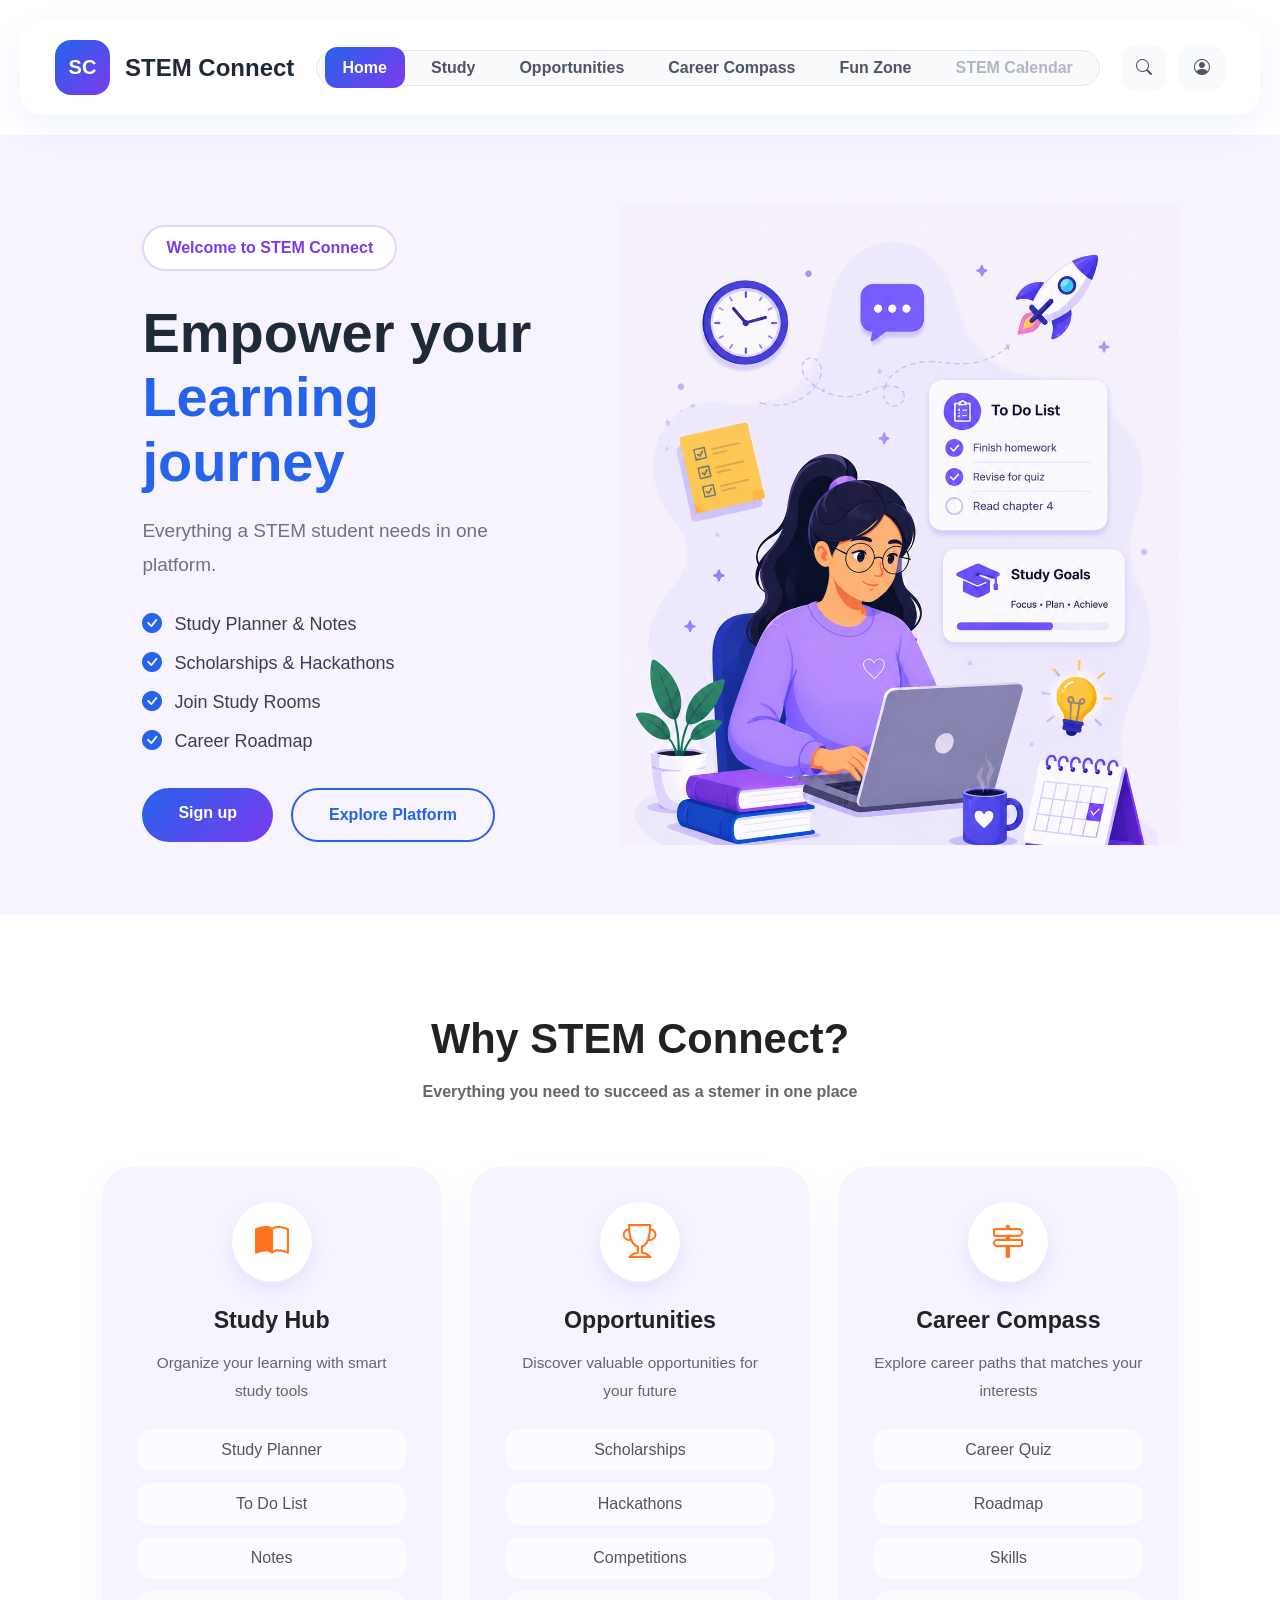
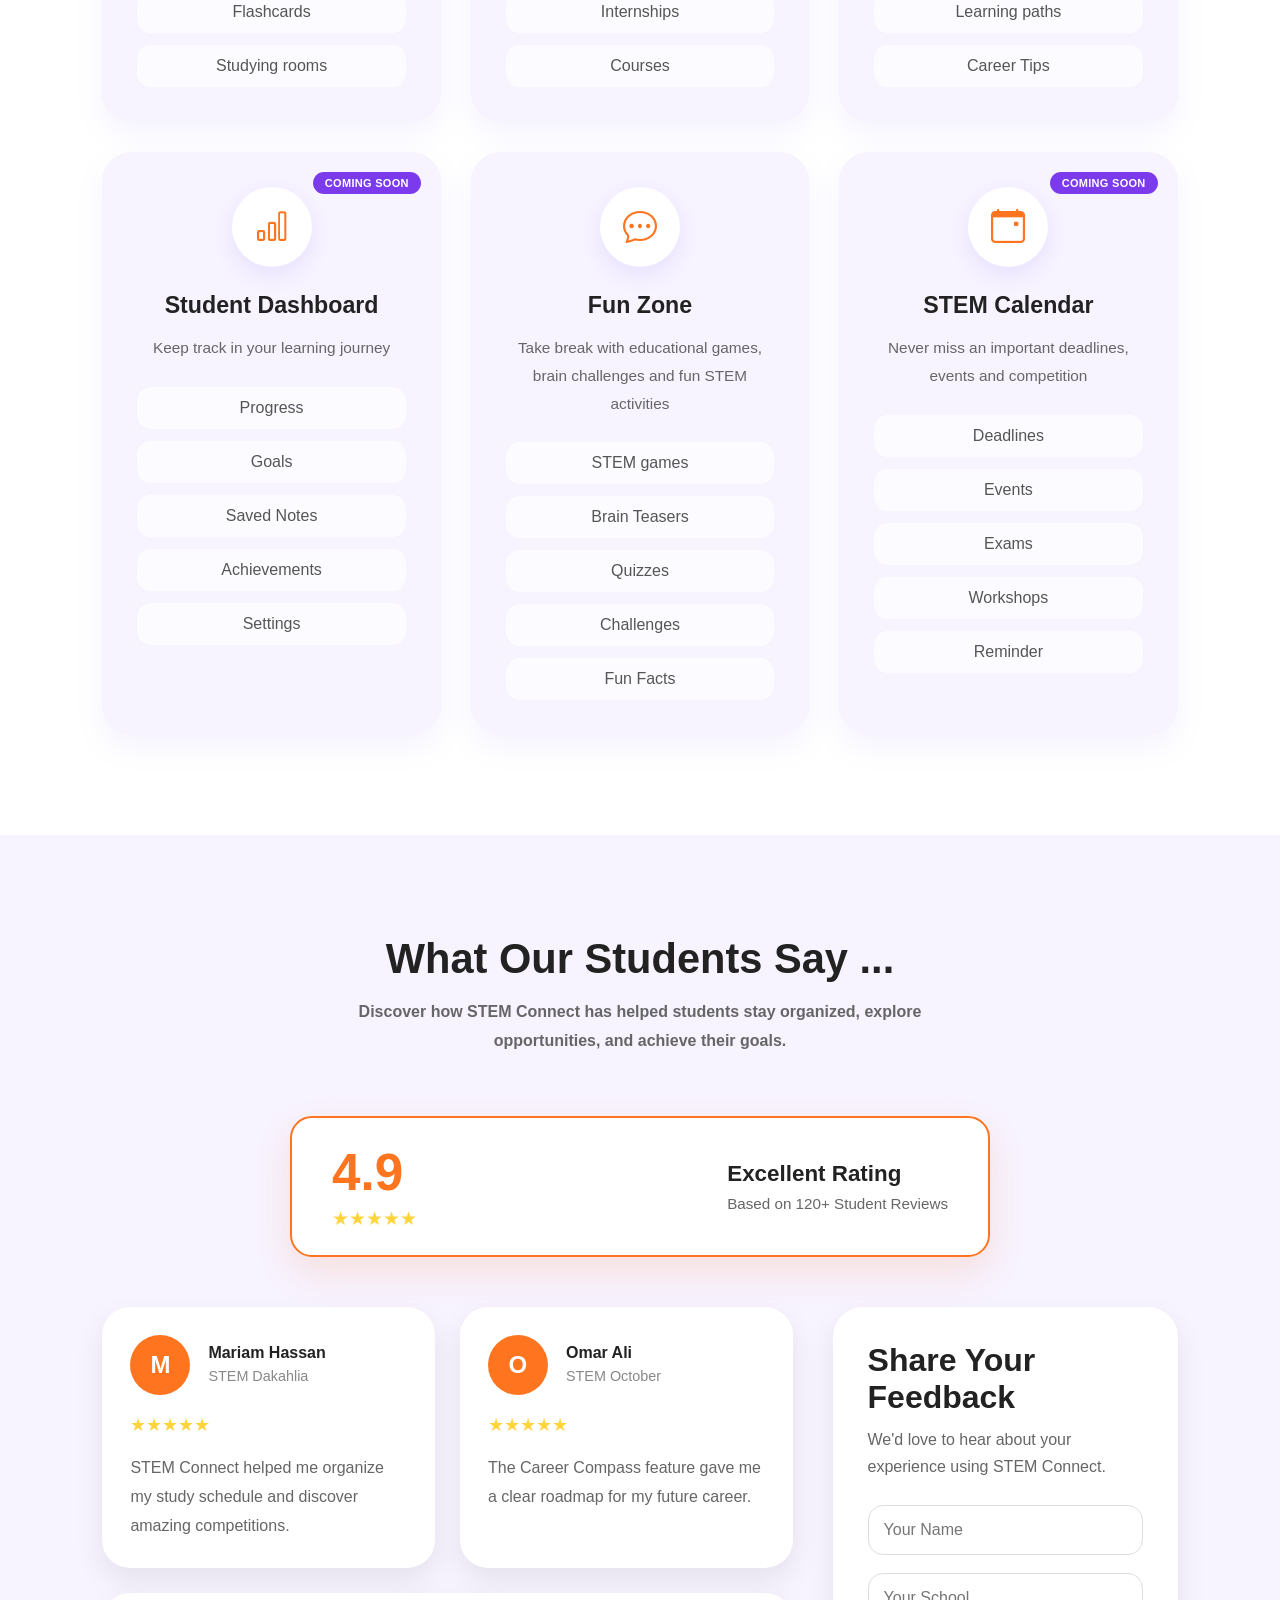
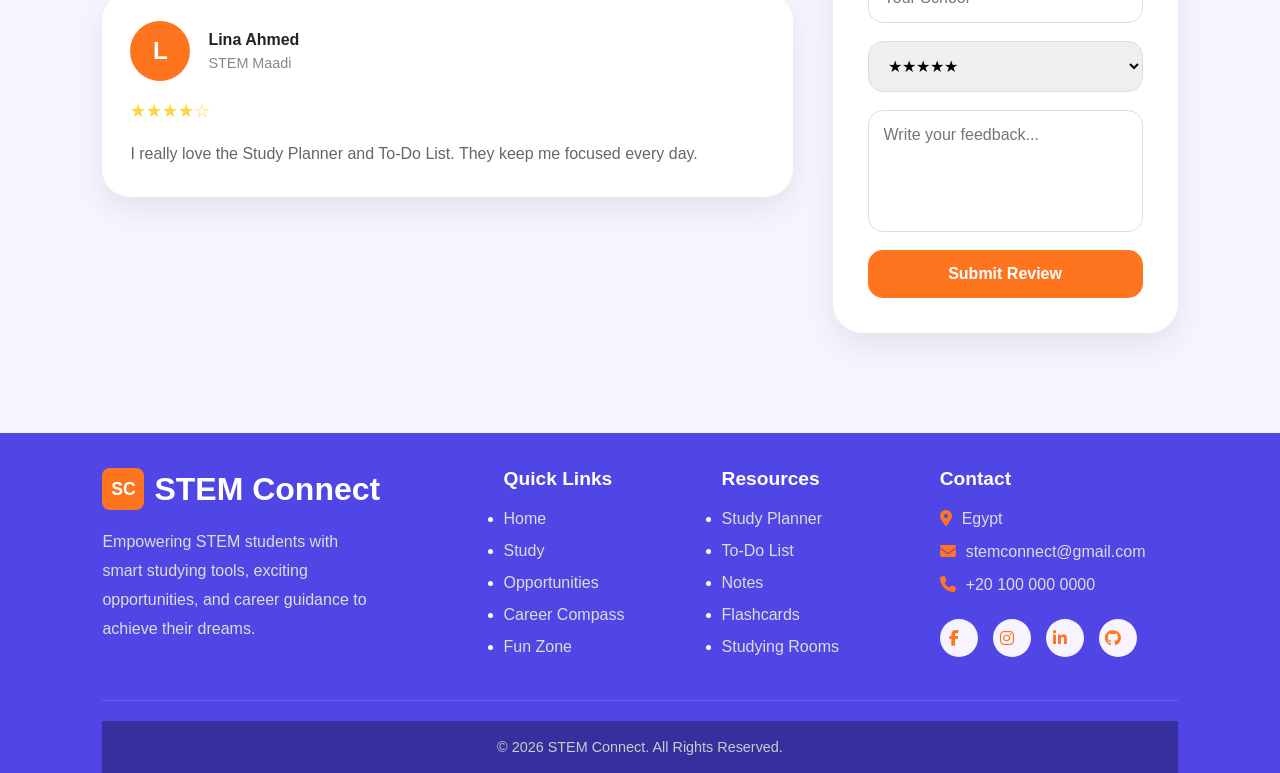
<file: index.html>
<!DOCTYPE html>
<html lang="en">
<head>
    <meta charset="UTF-8">
    <meta name="viewport" content="width=device-width, initial-scale=1.0">
    <link rel="stylesheet" href="https://cdn.jsdelivr.net/npm/bootstrap-icons@1.13.1/font/bootstrap-icons.min.css">
    <link rel="stylesheet" href="https://cdnjs.cloudflare.com/ajax/libs/font-awesome/6.5.1/css/all.min.css">
    <link rel="stylesheet" href="index.css">
    <title>STEM Connect | Home</title>
</head>
<body>

<!---- navbar ---->
<nav class="navbar-custom">
    <div class="container">
        <div class="navbar-content">

            <a href="#" class="logo">
                <div class="logo-icon">
                    SC
                </div>
                <div class="logo-text">
                    <h2>STEM Connect</h2>
                </div>
            </a>

            <ul class="nav-links" id="navLinks">
                <li><a href="index.html" class="active">Home</a></li>
                <li><a href="study-hub.html">Study</a></li>
                <li><a href="opportunities.html">Opportunities</a></li>
                <li><a href="career.html">Career Compass</a></li>
                <li><a href="fun-zone.html">Fun Zone</a></li>
                <li><a href="#" class="nav-disabled">STEM Calendar</a></li>
            </ul>

            <div class="nav-icons">
                <button class="nav-hamburger" id="navHamburger" aria-label="Open navigation" aria-expanded="false">
                    <i class="bi bi-list"></i>
                </button>

                <a href="#">
                    <i class="bi bi-search"></i>
                </a>
                <div id="authArea">
                    <a href="login.html" id="guestAuthLink">
                        <i class="bi bi-person-circle"></i>
                    </a>
                </div>
            </div>
        </div>
    </div>
</nav>

<!------ Hero Section ------>
<section class="hero">
    <div class="container">
        <div class="row align-items-start">
            <div class="col-lg-6 hero-content">
                <span class="hero-badge">Welcome to STEM Connect</span>
                <h1>Empower your <br>
                    <span>Learning journey</span>
                </h1>
                <p class="hero-text">Everything a STEM student needs in one platform.</p>
                <div class="hero-list">
                    <div>
                        <i class="bi bi-check-circle-fill"></i>
                        Study Planner & Notes
                    </div>
                    <div>
                        <i class="bi bi-check-circle-fill"></i>
                        Scholarships & Hackathons
                    </div>
                    <div>
                        <i class="bi bi-check-circle-fill"></i>
                        Join Study Rooms
                    </div>
                    <div>
                        <i class="bi bi-check-circle-fill"></i>
                        Career Roadmap
                    </div>
                </div>
                <div class="hero-buttons">
                    <a href="login.html" class="login-btn">Sign up</a>
                    <a href="#features" class="explore-btn">Explore Platform</a>
                </div>
            </div>
            <div class="col-lg-6 hero-image-box">
                <img src="illustration.png" class="img-fluid hero-image" alt="Student">
            </div>
        </div>
    </div>
</section>

<!-- ---- Why STEM Connect ---- -->
<section  class="features-section" id="features">
    <div class="container">
        <div class="section-title">
            <h2>Why STEM Connect?</h2>
            <p>Everything you need to succeed as a stemer in one place</p>
        </div>
        <div class="features-grid">
            <div class="feature-card">
                <div class="feature-icon">
                    <i class="bi bi-book-half"></i>
                </div>
                <h3>Study Hub</h3>
                <p>Organize your learning with smart study tools</p>
                <div class="feature-tags">
                    <span>Study Planner</span>
                    <span>To Do List</span>
                    <span>Notes</span>
                    <span>Flashcards</span>
                    <span>Studying rooms</span>
                </div>
            </div>
            <div class="feature-card">
                <div class="feature-icon">
                    <i class="bi bi-trophy"></i>
                </div>
                <h3>Opportunities</h3>
                <p>Discover valuable opportunities for your future</p>
                <div class="feature-tags">  
                    <span>Scholarships</span>
                    <span>Hackathons</span>
                    <span>Competitions</span>
                    <span>Internships</span>
                    <span>Courses</span>
                </div>
            </div>
            <div class="feature-card">
                <div class="feature-icon">
                    <i class="bi bi-signpost-2"></i>
                </div>
                <h3>Career Compass</h3>
                <p>Explore career paths that matches your interests</p>
                <div class="feature-tags">
                    <span>Career Quiz</span>
                    <span>Roadmap</span>
                    <span>Skills</span>
                    <span>Learning paths</span>
                    <span>Career Tips</span>
                </div>
            </div>
            <div class="feature-card">
                <span class="card-soon-tag">Coming Soon</span>
                <div class="feature-icon">
                    <i class="bi bi-bar-chart"></i>
                </div>
                <h3>Student Dashboard</h3>
                <p>Keep track in your learning journey</p>
                <div class="feature-tags">
                    <span>Progress</span>
                    <span>Goals</span>
                    <span>Saved Notes</span>
                    <span>Achievements</span>
                    <span>Settings</span>
                </div>
            </div>
            <div class="feature-card">
                <div class="feature-icon">
                    <i class="bi bi-chat-dots"></i>
                </div>
                <h3>Fun Zone</h3>
                <p>Take break with educational games, brain challenges and fun STEM activities</p>
                <div class="feature-tags">
                    <span>STEM games</span>
                    <span>Brain Teasers</span>
                    <span>Quizzes</span>
                    <span>Challenges</span>
                    <span>Fun Facts</span>
                </div>
            </div>
            <div class="feature-card">
                <span class="card-soon-tag">Coming Soon</span>
                <div class="feature-icon">
                    <i class="bi bi-calendar-event"></i>
                </div>
                <h3>STEM Calendar</h3>
                <p>Never miss an important deadlines, events and competition</p>
                <div class="feature-tags">
                    <span>Deadlines</span>
                    <span>Events</span>
                    <span>Exams</span>
                    <span>Workshops</span>
                    <span>Reminder</span>
                </div>
            </div>
        </div>
    </div>
</section>

<!-- ---- Reviews ---- -->
<section class="reviews-section">
    <div class="section-title">
        <h2>What Our Students Say ...</h2>
        <p>
            Discover how STEM Connect has helped students stay organized,
            explore opportunities, and achieve their goals.
        </p>
    </div>
    <div class="rating-summary">
        <div class="rating-score">
            <h1>4.9</h1>
            <span>★★★★★</span>
        </div>
        <div class="rating-text">
            <h3>Excellent Rating</h3>
            <p>Based on 120+ Student Reviews</p>
        </div>
    </div>
    <div class="reviews-content">
        <div class="reviews-cards">
            <div class="review-card">
                <div class="review-header">
                    <div class="avatar">M</div>
                    <div>
                        <h4>Mariam Hassan</h4>
                        <span>STEM Dakahlia</span>
                    </div>
                </div>
                <div class="stars">
                    ★★★★★
                </div>
                <p>
                    STEM Connect helped me organize my study schedule
                    and discover amazing competitions.
                </p>
            </div>

            <div class="review-card">
                <div class="review-header">
                    <div class="avatar">O</div>
                    <div>
                        <h4>Omar Ali</h4>
                        <span>STEM October</span>
                    </div>
                </div>
                <div class="stars">
                    ★★★★★
                </div>
                <p>
                    The Career Compass feature gave me a clear roadmap
                    for my future career.
                </p>
            </div>

            <div class="review-card">
                <div class="review-header">
                    <div class="avatar">L</div>
                    <div>
                        <h4>Lina Ahmed</h4>
                        <span>STEM Maadi</span>
                    </div>
                </div>
                <div class="stars">
                    ★★★★☆
                </div>
                <p>
                    I really love the Study Planner and To-Do List.
                    They keep me focused every day.
                </p>
            </div>
        </div>
        
        <!---- Review Form ---->
        <div class="review-form">
            <h3>Share Your Feedback</h3>
            <p>
                We'd love to hear about your experience using STEM Connect.
            </p>
            <form>
                <input type="text" placeholder="Your Name">
                <input type="text" placeholder="Your School">

                <select>
                    <option>★★★★★</option>
                    <option>★★★★☆</option>
                    <option>★★★☆☆</option>
                    <option>★★☆☆☆</option>
                    <option>★☆☆☆☆</option>
                </select>

                <textarea rows="5" placeholder="Write your feedback..."></textarea>
                <button>Submit Review</button>
            </form>
        </div>
    </div>
</section>

<!-- ---- Footer ---- -->
<footer class="footer">
    <div class="footer-container">
        <div class="footer-about">
            <div class="footer-logo">
                <div class="logo-box">SC</div>
                <h2>STEM Connect</h2>
            </div>
            <p>Empowering STEM students with smart studying tools, exciting opportunities, and career guidance to achieve their dreams.</p>
        </div>

        <div class="footer-links">
            <h3>Quick Links</h3>
            <ul>
                <li><a href="index.html">Home</a></li>
                <li><a href="study-hub.html">Study</a></li>
                <li><a href="opportunities.html">Opportunities</a></li>
                <li><a href="career.html">Career Compass</a></li>
                <li><a href="fun-zone.html">Fun Zone</a></li>
            </ul>
        </div>

        <div class="footer-links">
            <h3>Resources</h3>
            <ul>
                <li><a href="#">Study Planner</a></li>
                <li><a href="#">To-Do List</a></li>
                <li><a href="#">Notes</a></li>
                <li><a href="#">Flashcards</a></li>
                <li><a href="#">Studying Rooms</a></li>
            </ul>
        </div>

        <div class="footer-contact">
            <h3>Contact</h3>
            <p><i class="fa-solid fa-location-dot"></i>Egypt</p>
            <p><i class="fa-solid fa-envelope"></i>stemconnect@gmail.com</p>
            <p><i class="fa-solid fa-phone"></i>+20 100 000 0000</p>
            <div class="social-icons">
                <a href="#"><i class="fa-brands fa-facebook-f"></i></a>
                <a href="#"><i class="fa-brands fa-instagram"></i></a>
                <a href="#"><i class="fa-brands fa-linkedin-in"></i></a>
                <a href="#"><i class="fa-brands fa-github"></i></a>
            </div>
        </div>
    </div>

    <hr>

    <div class="footer-bottom">
        <p>&copy; 2026 STEM Connect. All Rights Reserved.</p>
    </div>
</footer>
<script>
document.addEventListener("DOMContentLoaded", function () {
    document.querySelectorAll(".nav-disabled, .footer-disabled").forEach(function (link) {
        link.addEventListener("click", function (e) {
            e.preventDefault();
        });
    });

    const authArea = document.getElementById("authArea");
    if (!authArea) return;
    const currentUser = JSON.parse(localStorage.getItem("currentUser"));
    if (!currentUser) return; 
    const initial = (currentUser.name || "U").charAt(0).toUpperCase();

    authArea.innerHTML = `
        <div class="user-menu">
            <button class="user-btn" id="userMenuBtn" type="button" data-tooltip="${currentUser.name}">
                <span class="user-avatar">${initial}</span>
            </button>
            <div class="user-dropdown" id="userDropdown">
                <a href="#" id="logoutBtn">
                    <i class="bi bi-box-arrow-right"></i> Logout
                </a>
            </div>
        </div>
    `;

    const userMenuBtn = document.getElementById("userMenuBtn");
    const userDropdown = document.getElementById("userDropdown");
    const logoutBtn = document.getElementById("logoutBtn");

    userMenuBtn.addEventListener("click", function (e) {
        e.stopPropagation();
        userDropdown.classList.toggle("show");
    });

    logoutBtn.addEventListener("click", function (e) {
        e.preventDefault();
        localStorage.removeItem("currentUser");
        window.location.href = "login.html";
    });

    window.addEventListener("click", function (e) {
        if (!e.target.closest("#authArea")) {
            userDropdown.classList.remove("show");
        }
    });
});
</script>

<script>
(function () {
    var btn      = document.getElementById('navHamburger');
    var navLinks = document.getElementById('navLinks');
    if (!btn || !navLinks) return;

    function open()  { navLinks.classList.add('nav-open');    btn.setAttribute('aria-expanded', 'true');  btn.querySelector('i').className = 'bi bi-x-lg'; }
    function close() { navLinks.classList.remove('nav-open'); btn.setAttribute('aria-expanded', 'false'); btn.querySelector('i').className = 'bi bi-list'; }

    btn.addEventListener('click', function (e) {
        e.stopPropagation();
        navLinks.classList.contains('nav-open') ? close() : open();
    });

    document.addEventListener('click', function (e) {
        if (!navLinks.contains(e.target) && !btn.contains(e.target)) close();
    });

    document.addEventListener('keydown', function (e) {
        if (e.key === 'Escape') close();
    });

    navLinks.querySelectorAll('a').forEach(function (a) {
        a.addEventListener('click', close);
    });
})();
</script>

<script src="https://cdn.jsdelivr.net/npm/bootstrap@5.3.3/dist/js/bootstrap.bundle.min.js"></script>
</body>
</html>
</file>
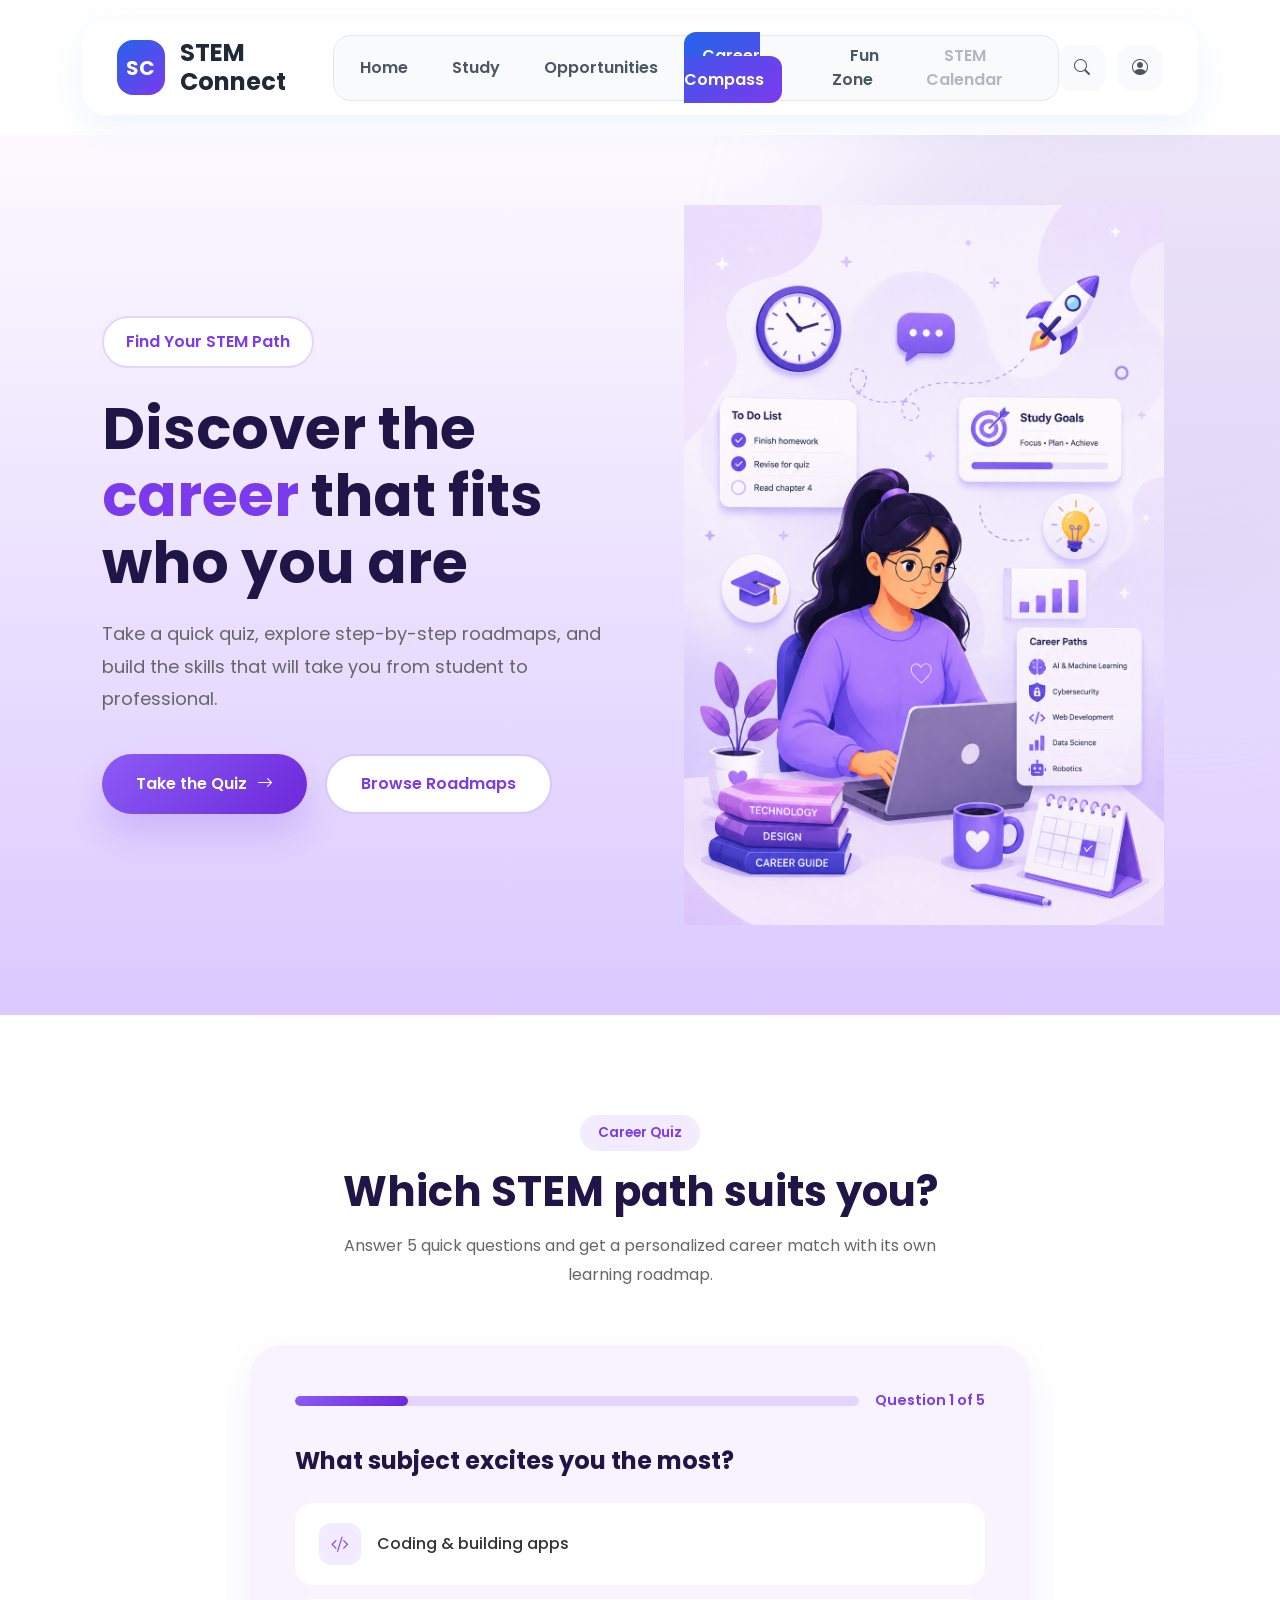
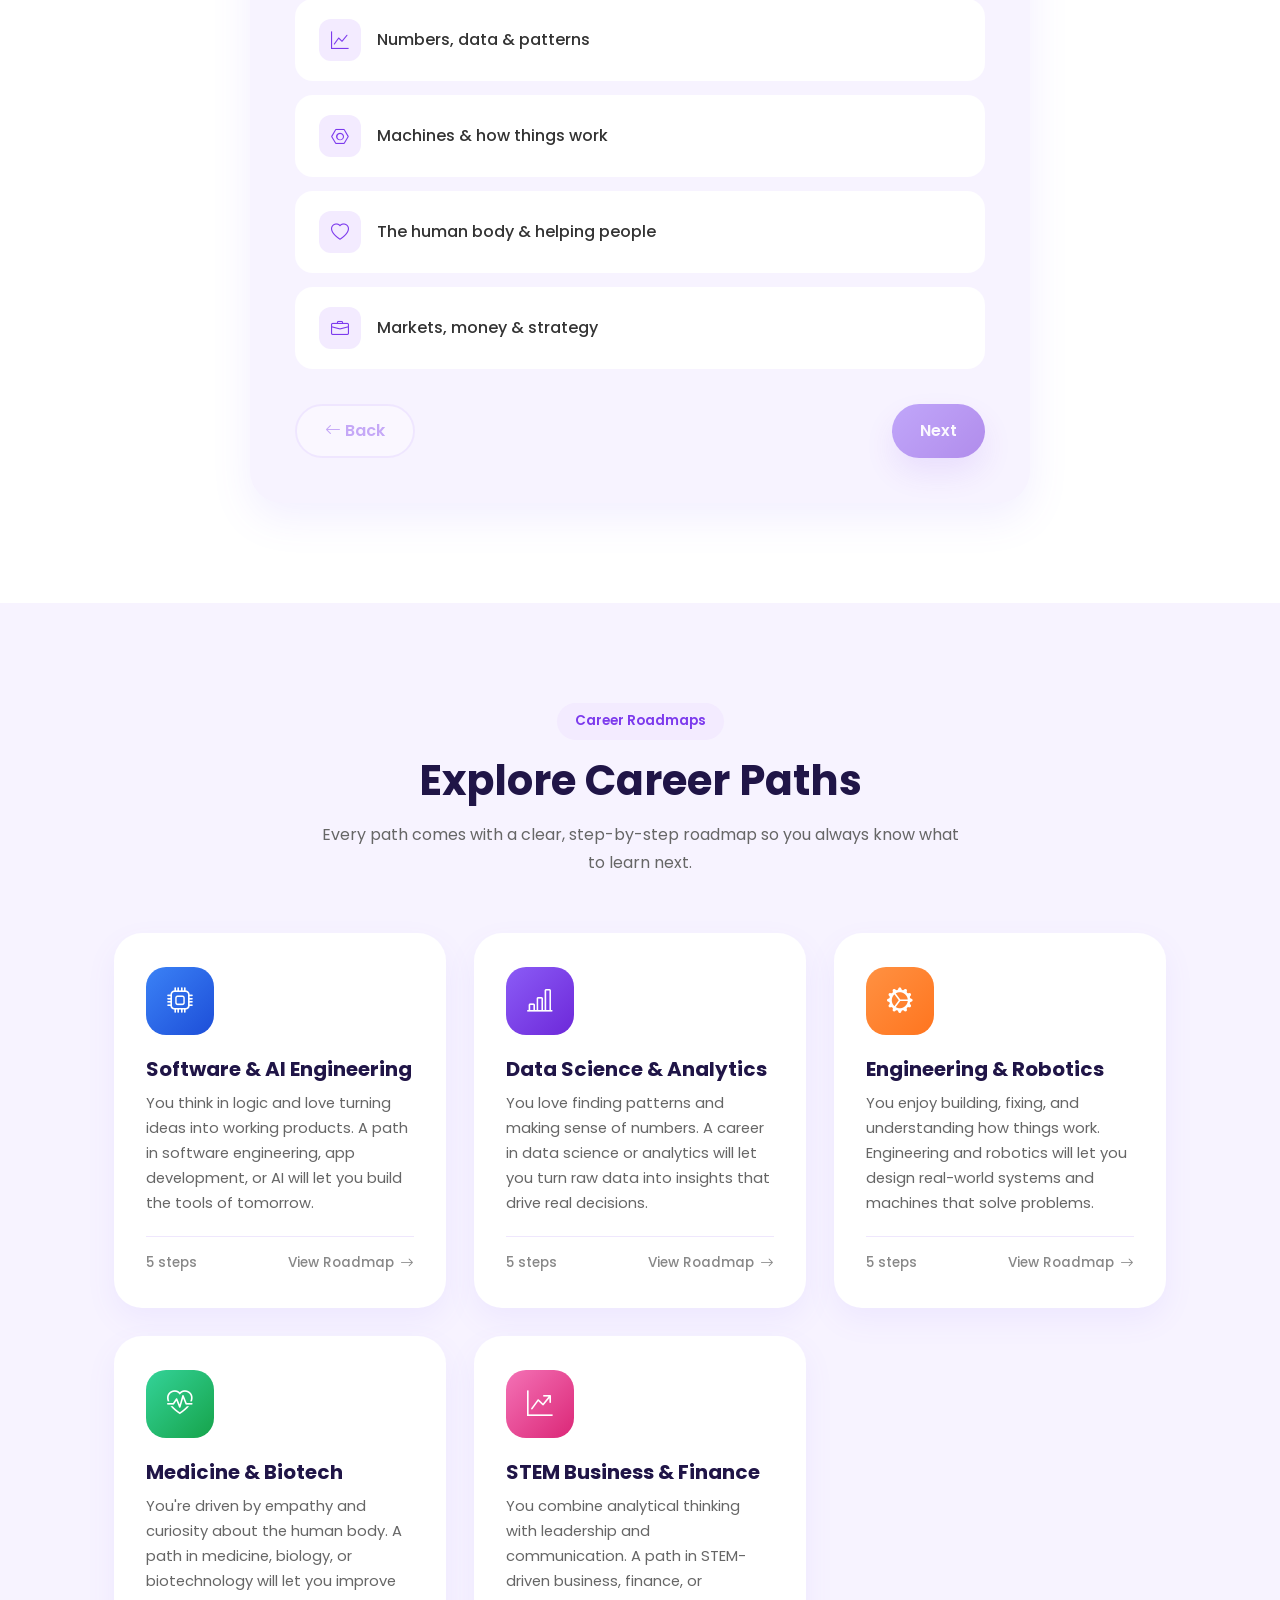
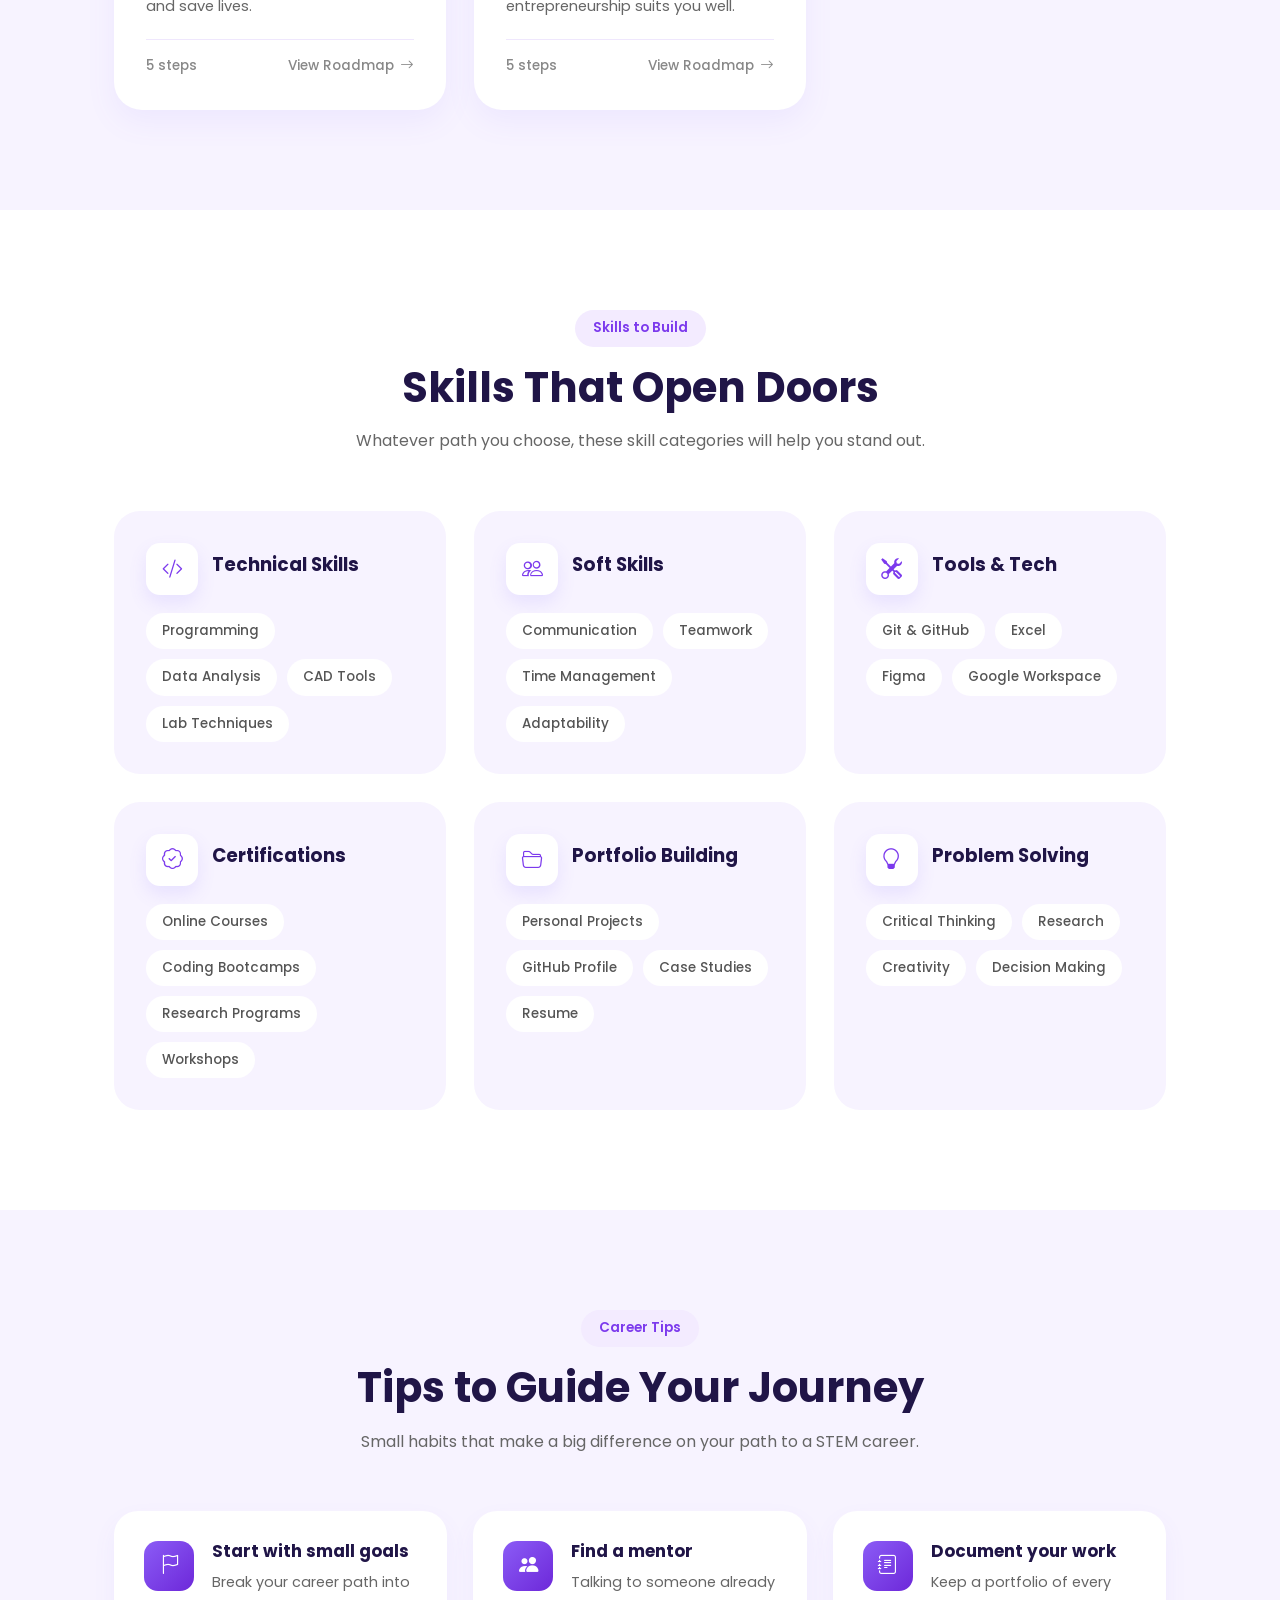
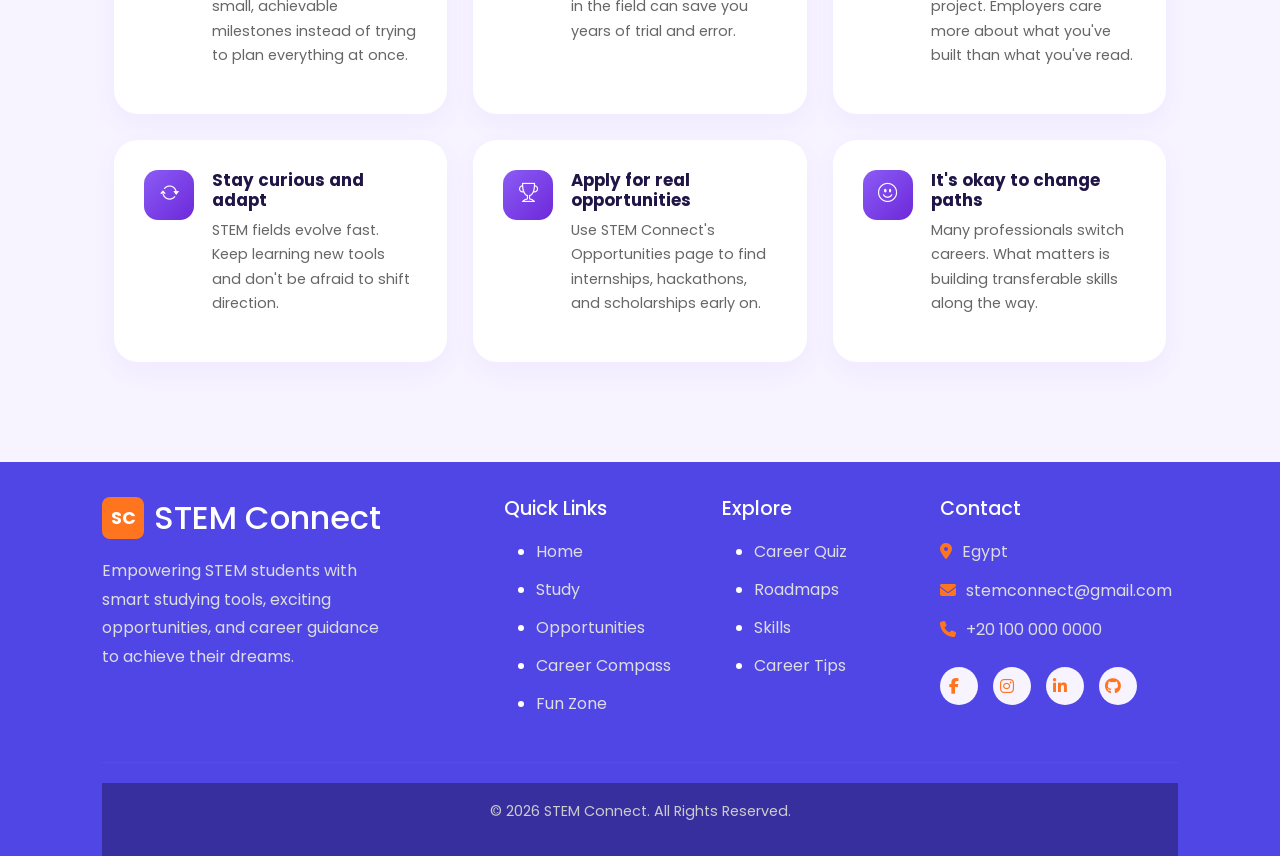
<file: career.html>
<!DOCTYPE html>
<html lang="en">
<head>
    <meta charset="UTF-8">
    <meta name="viewport" content="width=device-width, initial-scale=1.0">
    <link rel="stylesheet" href="https://cdn.jsdelivr.net/npm/bootstrap@5.3.3/dist/css/bootstrap.min.css">
    <link rel="stylesheet" href="https://cdn.jsdelivr.net/npm/bootstrap-icons@1.13.1/font/bootstrap-icons.min.css">
    <link rel="stylesheet" href="https://cdnjs.cloudflare.com/ajax/libs/font-awesome/6.5.1/css/all.min.css">
    <link href="https://fonts.googleapis.com/css2?family=Poppins:wght@300;400;500;600;700;800&display=swap" rel="stylesheet">
    <link rel="stylesheet" href="career.css">
    <title>STEM Connect | Career Compass</title>
</head>
<body>

<nav class="navbar-custom">
    <div class="container">
        <div class="navbar-content">

            <a href="index.html" class="logo">
                <div class="logo-icon">SC</div>
                <div class="logo-text">
                    <h2>STEM Connect</h2>
                </div>
            </a>

            <ul class="nav-links" id="navLinks">
                <li><a href="index.html">Home</a></li>
                <li><a href="study-hub.html">Study</a></li>
                <li><a href="opportunities.html">Opportunities</a></li>
                <li><a href="career.html" class="active">Career Compass</a></li>
                <li><a href="fun-zone.html">Fun Zone</a></li>
                <li><a href="#" class="nav-disabled">STEM Calendar</a></li>
            </ul>

            <div class="nav-icons">
                <button class="nav-hamburger" id="navHamburger" aria-label="Open navigation" aria-expanded="false">
                    <i class="bi bi-list"></i>
                </button>

                <a href="#">
                    <i class="bi bi-search"></i>
                </a>
                <div id="authArea">
                    <a href="login.html" id="guestAuthLink">
                        <i class="bi bi-person-circle"></i>
                    </a>
                </div>
            </div>
        </div>
    </div>
</nav>

<section class="compass-hero">
    <div class="hero-content">
        <span class="hero-badge">Find Your STEM Path</span>
        <h1>Discover the <span>career</span> that fits who you are</h1>
        <p>Take a quick quiz, explore step-by-step roadmaps, and build the skills that will take you from student to professional.</p>
        <div class="hero-btns">
            <a href="#career-quiz" class="btn-primary">Take the Quiz <i class="bi bi-arrow-right"></i></a>
            <a href="#roadmaps" class="btn-secondary">Browse Roadmaps</a>
        </div>
    </div>

    <div class="compass-hero-visual">
        <img src="career-hero.png" class="compass-hero-img" alt="Career guidance illustration">
    </div>
</section>

<section class="quiz-section" id="career-quiz">
    <div class="container">
        <div class="section-title">
            <span class="eyebrow">Career Quiz</span>
            <h2>Which STEM path suits you?</h2>
            <p>Answer 5 quick questions and get a personalized career match with its own learning roadmap.</p>
        </div>

        <div class="quiz-card">
            <div id="quiz-body">
                <div class="quiz-progress-wrap">
                    <div class="quiz-progress-bar">
                        <div class="quiz-progress-fill" id="quiz-progress-fill"></div>
                    </div>
                    <span class="quiz-progress-label" id="quiz-progress-label">Question 1 of 5</span>
                </div>

                <div id="quiz-form"></div>

                <div class="quiz-nav">
                    <button class="quiz-nav-btn quiz-back-btn" id="quiz-back-btn" type="button" disabled>
                        <i class="bi bi-arrow-left"></i> Back
                    </button>
                    <button class="quiz-nav-btn quiz-next-btn" id="quiz-next-btn" type="button" disabled>
                        Next
                    </button>
                </div>
            </div>

            <div class="quiz-result" id="quiz-result">
                <div class="result-icon" id="result-icon"></div>
                <h3 id="result-eyebrow">Your best match is</h3>
                <h2 id="result-title"></h2>
                <p id="result-desc"></p>
                <div class="result-tags" id="result-tags"></div>
                <div class="result-actions">
                    <button class="btn-primary" id="result-roadmap-btn" type="button">
                        View My Roadmap <i class="bi bi-arrow-right"></i>
                    </button>
                    <button class="retake-btn" id="retake-quiz-btn" type="button">Retake Quiz</button>
                </div>
            </div>
        </div>
    </div>
</section>

<section class="roadmap-section" id="roadmaps">
    <div class="container">
        <div class="section-title">
            <span class="eyebrow">Career Roadmaps</span>
            <h2>Explore Career Paths</h2>
            <p>Every path comes with a clear, step-by-step roadmap so you always know what to learn next.</p>
        </div>

        <div class="roadmap-grid" id="roadmap-grid"></div>
    </div>
</section>

<div class="roadmap-modal" id="roadmap-modal">
    <div class="roadmap-modal-content">
        <button class="roadmap-modal-close" id="close-roadmap-modal" type="button">&times;</button>
        <div class="roadmap-modal-banner" id="roadmap-modal-banner"></div>
        <div class="roadmap-modal-body" id="roadmap-modal-body"></div>
    </div>
</div>

<section class="skills-section" id="skills">
    <div class="container">
        <div class="section-title">
            <span class="eyebrow">Skills to Build</span>
            <h2>Skills That Open Doors</h2>
            <p>Whatever path you choose, these skill categories will help you stand out.</p>
        </div>

        <div class="skills-grid">
            <div class="skill-card">
                <div class="skill-card-header">
                    <i class="bi bi-code-slash"></i>
                    <h3>Technical Skills</h3>
                </div>
                <div class="skill-tags">
                    <span>Programming</span>
                    <span>Data Analysis</span>
                    <span>CAD Tools</span>
                    <span>Lab Techniques</span>
                </div>
            </div>

            <div class="skill-card">
                <div class="skill-card-header">
                    <i class="bi bi-people"></i>
                    <h3>Soft Skills</h3>
                </div>
                <div class="skill-tags">
                    <span>Communication</span>
                    <span>Teamwork</span>
                    <span>Time Management</span>
                    <span>Adaptability</span>
                </div>
            </div>

            <div class="skill-card">
                <div class="skill-card-header">
                    <i class="bi bi-tools"></i>
                    <h3>Tools & Tech</h3>
                </div>
                <div class="skill-tags">
                    <span>Git & GitHub</span>
                    <span>Excel</span>
                    <span>Figma</span>
                    <span>Google Workspace</span>
                </div>
            </div>

            <div class="skill-card">
                <div class="skill-card-header">
                    <i class="bi bi-patch-check"></i>
                    <h3>Certifications</h3>
                </div>
                <div class="skill-tags">
                    <span>Online Courses</span>
                    <span>Coding Bootcamps</span>
                    <span>Research Programs</span>
                    <span>Workshops</span>
                </div>
            </div>

            <div class="skill-card">
                <div class="skill-card-header">
                    <i class="bi bi-folder2-open"></i>
                    <h3>Portfolio Building</h3>
                </div>
                <div class="skill-tags">
                    <span>Personal Projects</span>
                    <span>GitHub Profile</span>
                    <span>Case Studies</span>
                    <span>Resume</span>
                </div>
            </div>

            <div class="skill-card">
                <div class="skill-card-header">
                    <i class="bi bi-lightbulb"></i>
                    <h3>Problem Solving</h3>
                </div>
                <div class="skill-tags">
                    <span>Critical Thinking</span>
                    <span>Research</span>
                    <span>Creativity</span>
                    <span>Decision Making</span>
                </div>
            </div>
        </div>
    </div>
</section>

<section class="tips-section" id="tips">
    <div class="container">
        <div class="section-title">
            <span class="eyebrow">Career Tips</span>
            <h2>Tips to Guide Your Journey</h2>
            <p>Small habits that make a big difference on your path to a STEM career.</p>
        </div>

        <div class="tips-grid">
            <div class="tip-card">
                <div class="tip-icon"><i class="bi bi-flag"></i></div>
                <div>
                    <h4>Start with small goals</h4>
                    <p>Break your career path into small, achievable milestones instead of trying to plan everything at once.</p>
                </div>
            </div>

            <div class="tip-card">
                <div class="tip-icon"><i class="bi bi-people-fill"></i></div>
                <div>
                    <h4>Find a mentor</h4>
                    <p>Talking to someone already in the field can save you years of trial and error.</p>
                </div>
            </div>

            <div class="tip-card">
                <div class="tip-icon"><i class="bi bi-journal-text"></i></div>
                <div>
                    <h4>Document your work</h4>
                    <p>Keep a portfolio of every project. Employers care more about what you've built than what you've read.</p>
                </div>
            </div>

            <div class="tip-card">
                <div class="tip-icon"><i class="bi bi-arrow-repeat"></i></div>
                <div>
                    <h4>Stay curious and adapt</h4>
                    <p>STEM fields evolve fast. Keep learning new tools and don't be afraid to shift direction.</p>
                </div>
            </div>

            <div class="tip-card">
                <div class="tip-icon"><i class="bi bi-trophy"></i></div>
                <div>
                    <h4>Apply for real opportunities</h4>
                    <p>Use STEM Connect's Opportunities page to find internships, hackathons, and scholarships early on.</p>
                </div>
            </div>

            <div class="tip-card">
                <div class="tip-icon"><i class="bi bi-emoji-smile"></i></div>
                <div>
                    <h4>It's okay to change paths</h4>
                    <p>Many professionals switch careers. What matters is building transferable skills along the way.</p>
                </div>
            </div>
        </div>
    </div>
</section>

<footer class="footer">
    <div class="footer-container">
        <div class="footer-about">
            <div class="footer-logo">
                <div class="logo-box">SC</div>
                <h2>STEM Connect</h2>
            </div>
            <p>Empowering STEM students with smart studying tools, exciting opportunities, and career guidance to achieve their dreams.</p>
        </div>

        <div class="footer-links">
            <h3>Quick Links</h3>
            <ul>
                <li><a href="index.html">Home</a></li>
                <li><a href="study-hub.html">Study</a></li>
                <li><a href="opportunities.html">Opportunities</a></li>
                <li><a href="career.html">Career Compass</a></li>
                <li><a href="fun-zone.html">Fun Zone</a></li>
            </ul>
        </div>

        <div class="footer-links">
            <h3>Explore</h3>
            <ul>
                <li><a href="#career-quiz">Career Quiz</a></li>
                <li><a href="#roadmaps">Roadmaps</a></li>
                <li><a href="#skills">Skills</a></li>
                <li><a href="#tips">Career Tips</a></li>
            </ul>
        </div>

        <div class="footer-contact">
            <h3>Contact</h3>
            <p><i class="fa-solid fa-location-dot"></i>Egypt</p>
            <p><i class="fa-solid fa-envelope"></i>stemconnect@gmail.com</p>
            <p><i class="fa-solid fa-phone"></i>+20 100 000 0000</p>
            <div class="social-icons">
                <a href="#"><i class="fa-brands fa-facebook-f"></i></a>
                <a href="#"><i class="fa-brands fa-instagram"></i></a>
                <a href="#"><i class="fa-brands fa-linkedin-in"></i></a>
                <a href="#"><i class="fa-brands fa-github"></i></a>
            </div>
        </div>
    </div>

    <hr>

    <div class="footer-bottom">
        <p>&copy; 2026 STEM Connect. All Rights Reserved.</p>
    </div>
</footer>

<script>
document.addEventListener("DOMContentLoaded", function () {
    document.querySelectorAll(".nav-disabled, .footer-disabled").forEach(function (link) {
        link.addEventListener("click", function (e) {
            e.preventDefault();
        });
    });

    const authArea = document.getElementById("authArea");
    if (!authArea) return;
    const currentUser = JSON.parse(localStorage.getItem("currentUser"));
    if (!currentUser) return;
    const initial = (currentUser.name || "U").charAt(0).toUpperCase();

    authArea.innerHTML = `
        <div class="user-menu">
            <button class="user-btn" id="userMenuBtn" type="button" data-tooltip="${currentUser.name}">
                <span class="user-avatar">${initial}</span>
            </button>
            <div class="user-dropdown" id="userDropdown">
                <a href="#" id="logoutBtn">
                    <i class="bi bi-box-arrow-right"></i> Logout
                </a>
            </div>
        </div>
    `;

    const userMenuBtn = document.getElementById("userMenuBtn");
    const userDropdown = document.getElementById("userDropdown");
    const logoutBtn = document.getElementById("logoutBtn");

    userMenuBtn.addEventListener("click", function (e) {
        e.stopPropagation();
        userDropdown.classList.toggle("show");
    });

    logoutBtn.addEventListener("click", function (e) {
        e.preventDefault();
        localStorage.removeItem("currentUser");
        window.location.href = "login.html";
    });

    window.addEventListener("click", function (e) {
        if (!e.target.closest("#authArea")) {
            userDropdown.classList.remove("show");
        }
    });
});
</script>

<script>
(function () {
    var btn      = document.getElementById('navHamburger');
    var navLinks = document.getElementById('navLinks');
    if (!btn || !navLinks) return;

    function open()  { navLinks.classList.add('nav-open');    btn.setAttribute('aria-expanded', 'true');  btn.querySelector('i').className = 'bi bi-x-lg'; }
    function close() { navLinks.classList.remove('nav-open'); btn.setAttribute('aria-expanded', 'false'); btn.querySelector('i').className = 'bi bi-list'; }

    btn.addEventListener('click', function (e) {
        e.stopPropagation();
        navLinks.classList.contains('nav-open') ? close() : open();
    });

    document.addEventListener('click', function (e) {
        if (!navLinks.contains(e.target) && !btn.contains(e.target)) close();
    });

    document.addEventListener('keydown', function (e) {
        if (e.key === 'Escape') close();
    });

    navLinks.querySelectorAll('a').forEach(function (a) {
        a.addEventListener('click', close);
    });
})();
</script>

<script src="https://cdn.jsdelivr.net/npm/bootstrap@5.3.3/dist/js/bootstrap.bundle.min.js"></script>
<script src="career.js"></script>
</body>
</html>
</file>
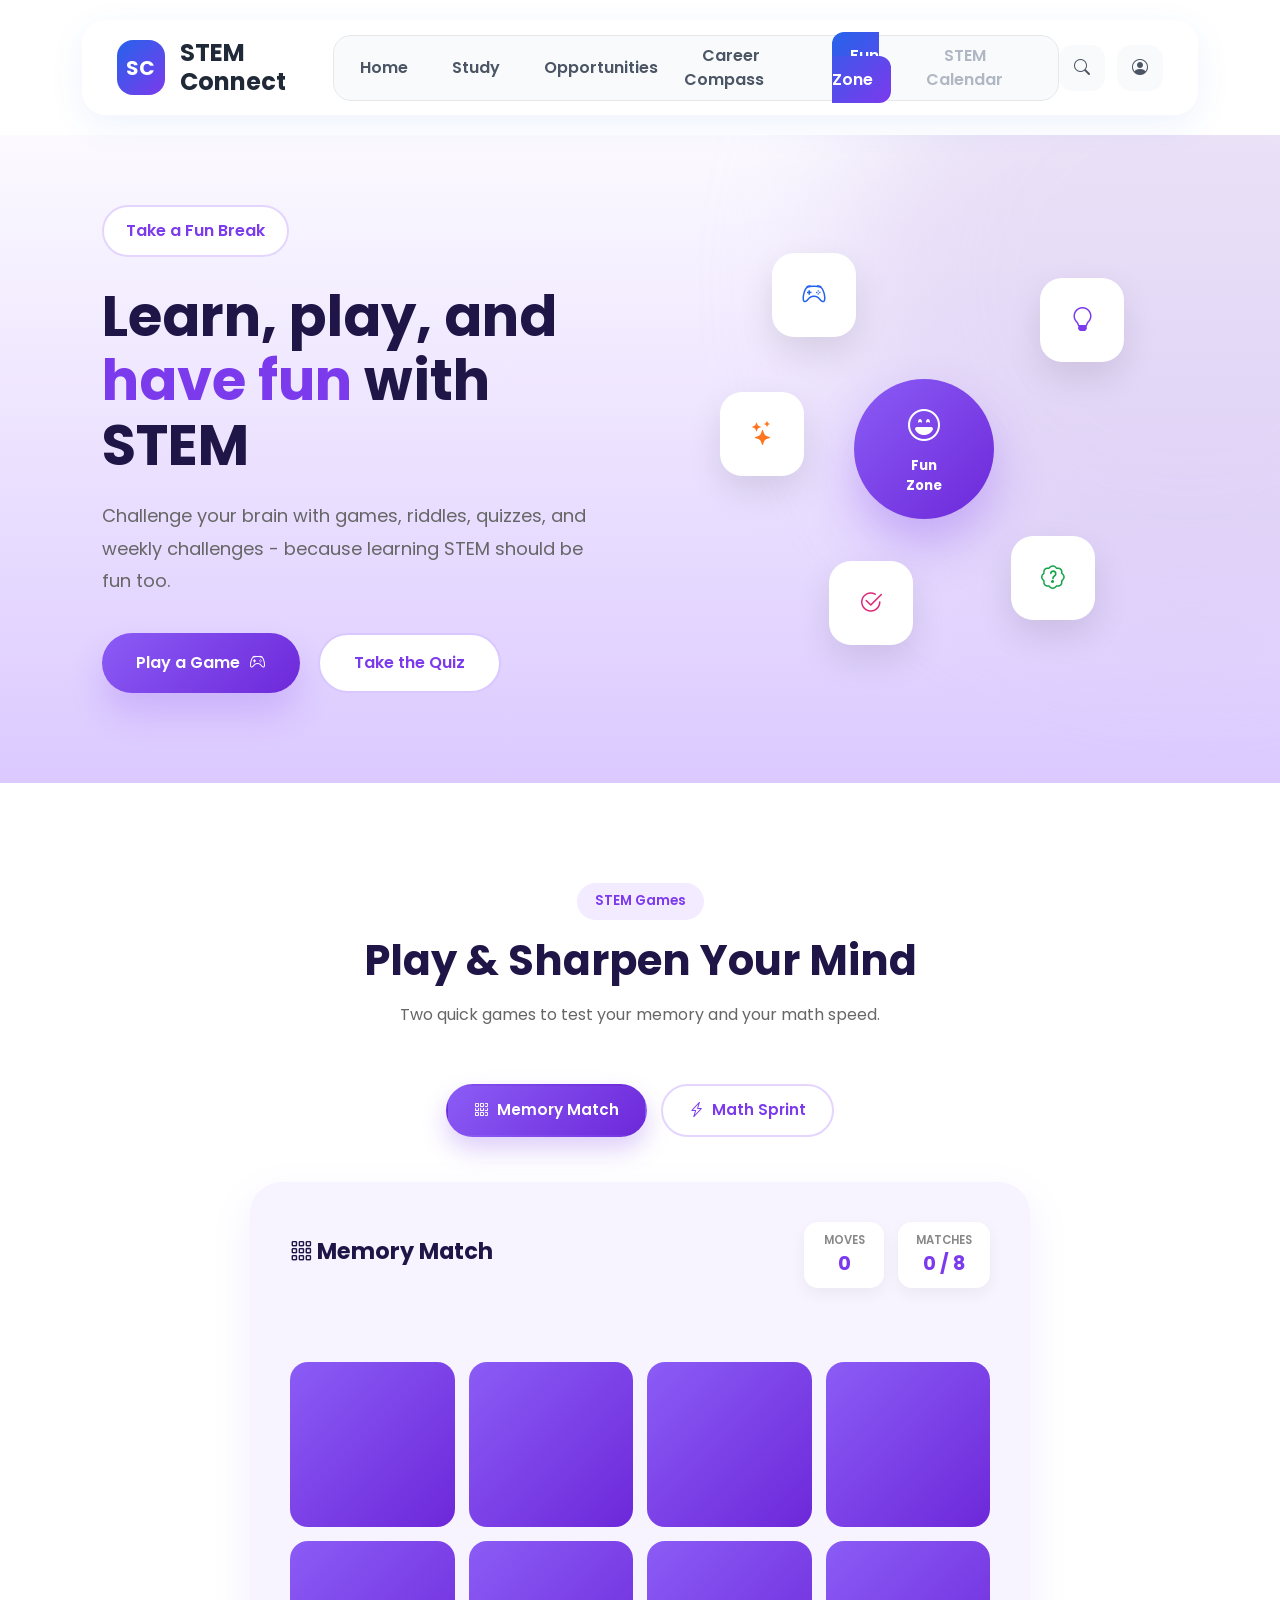
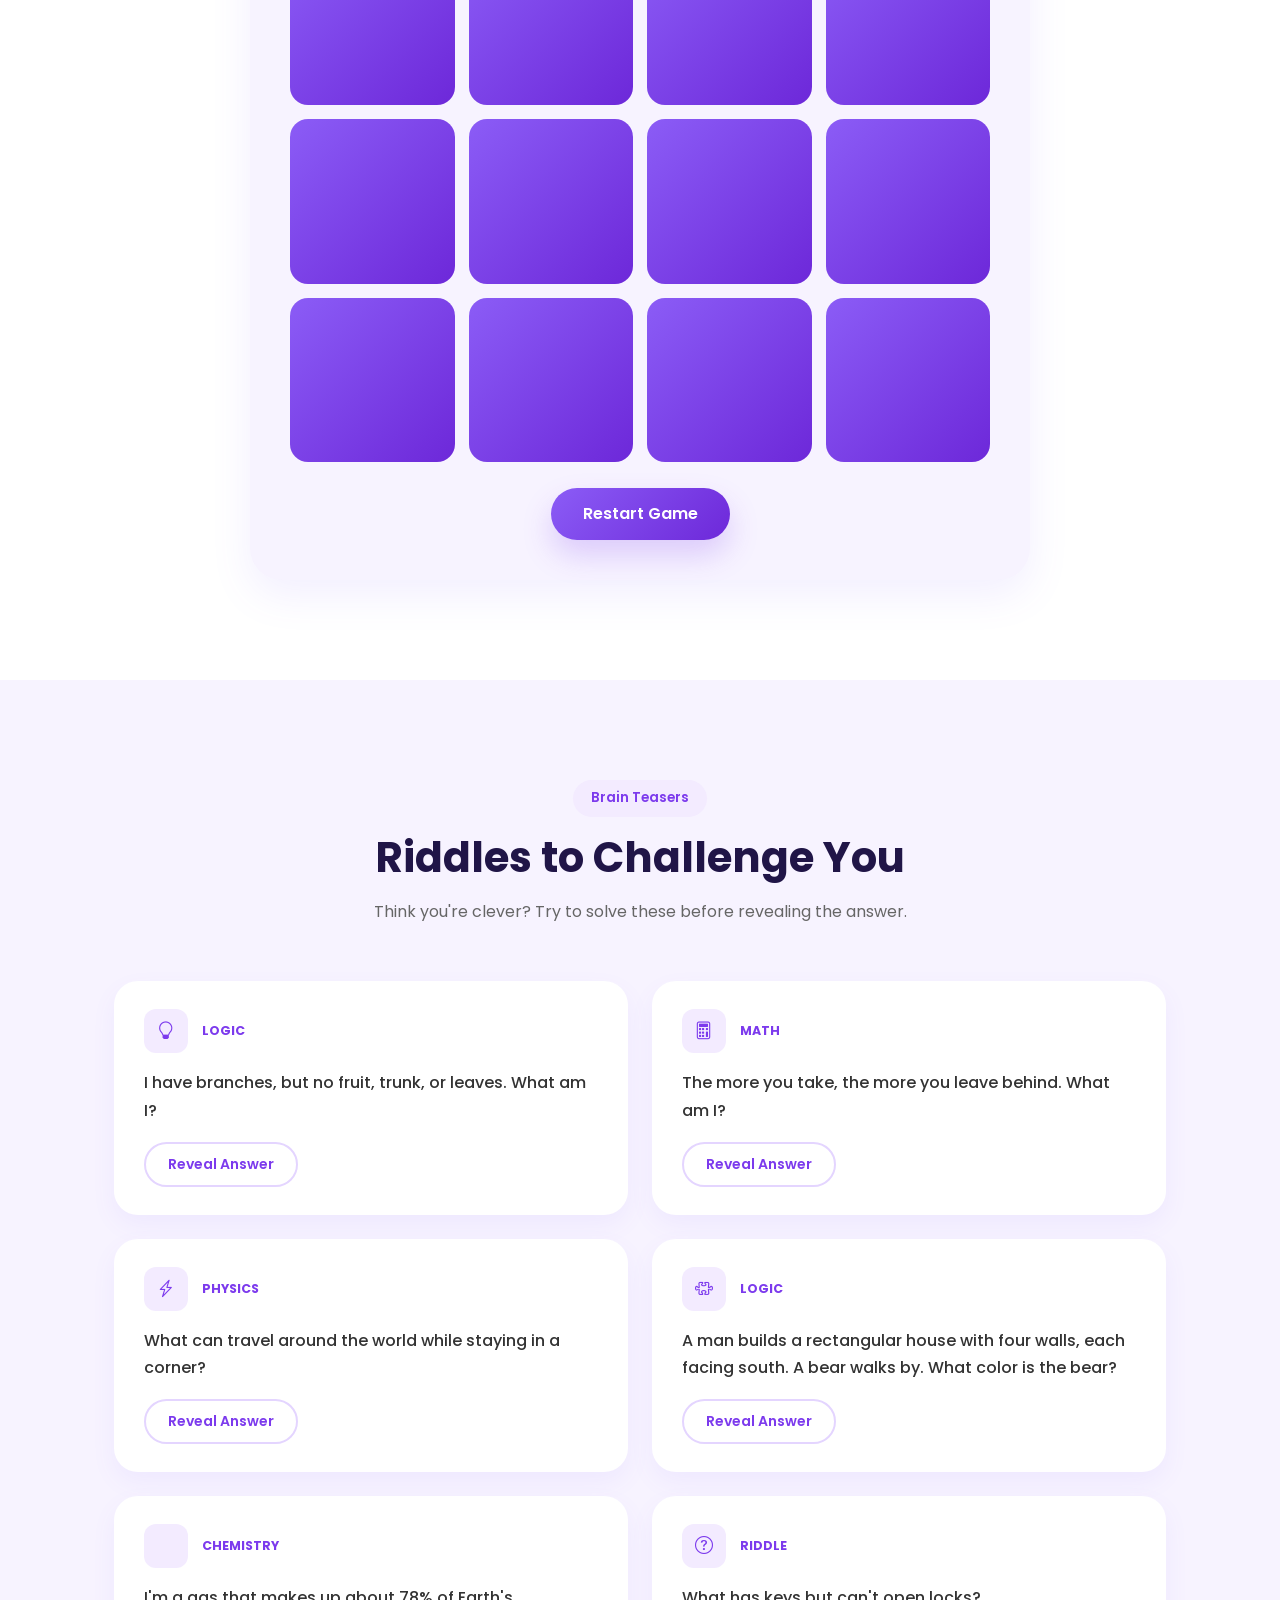
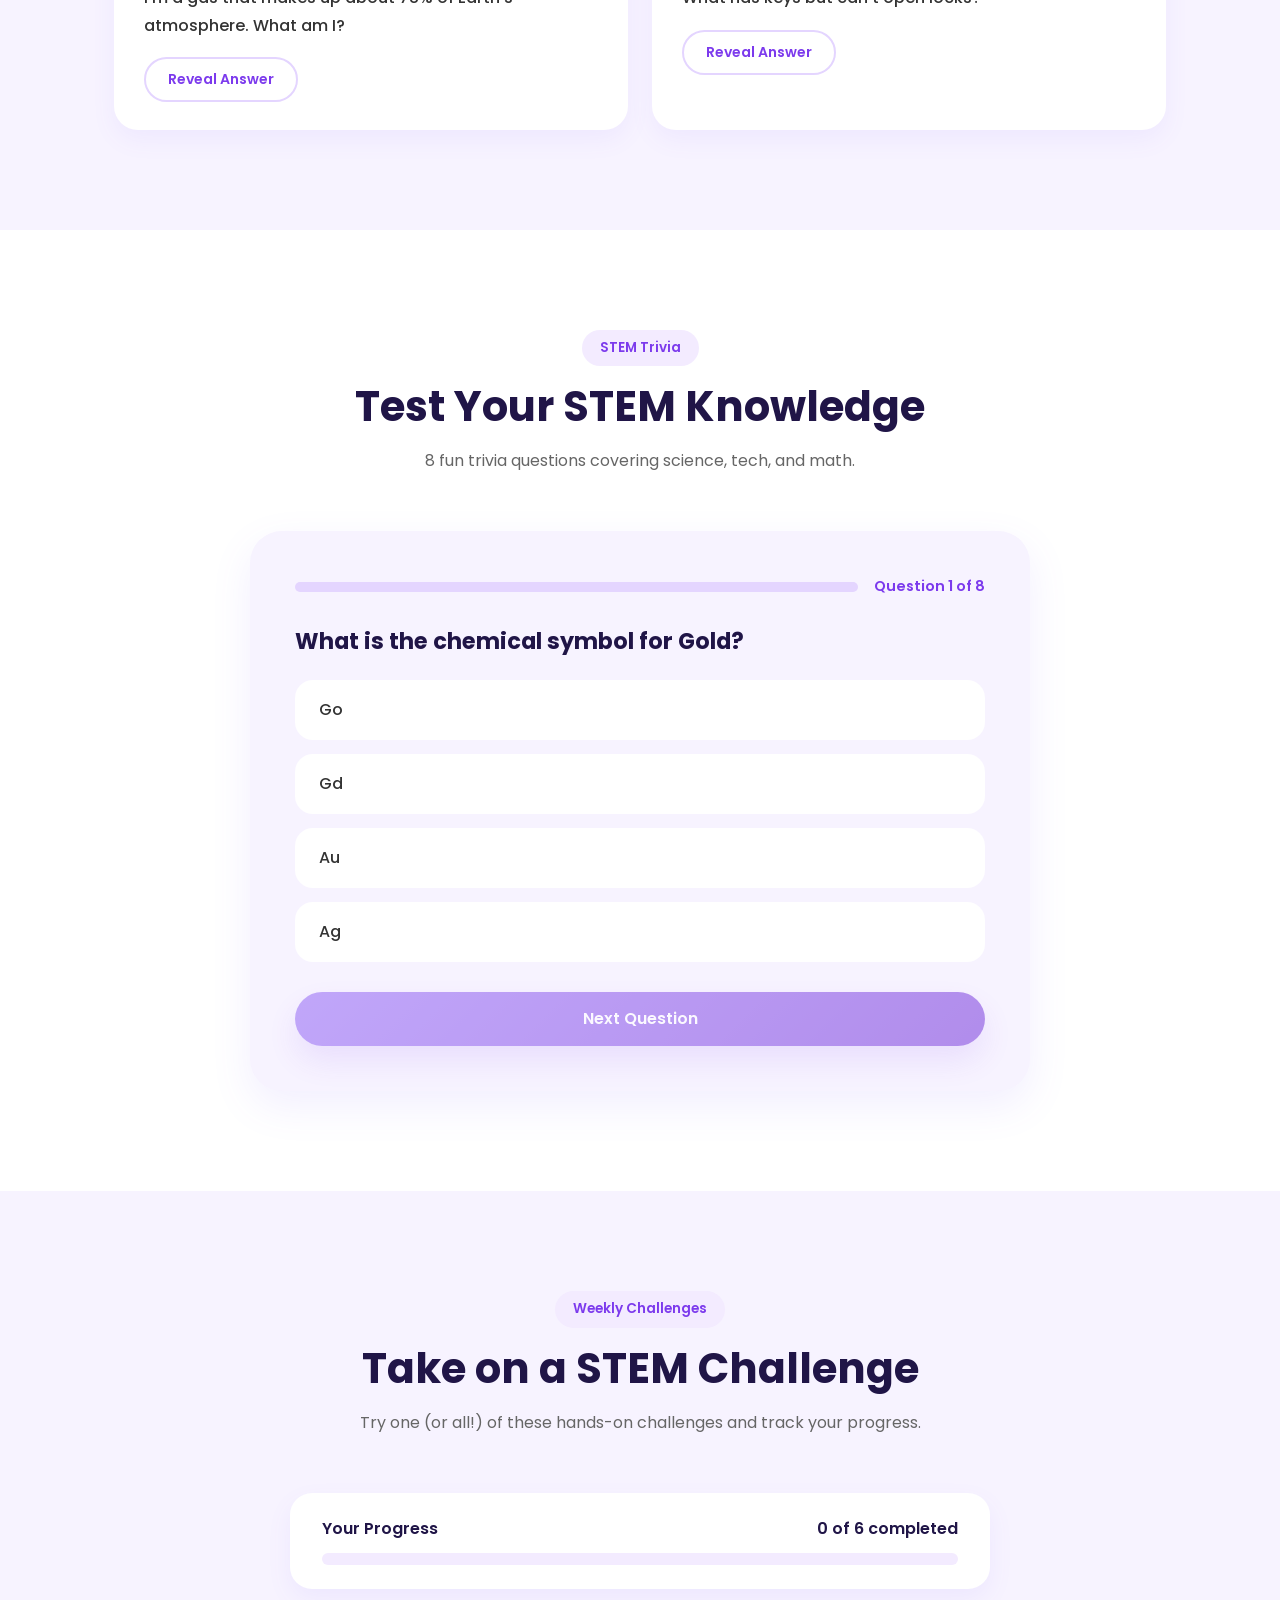
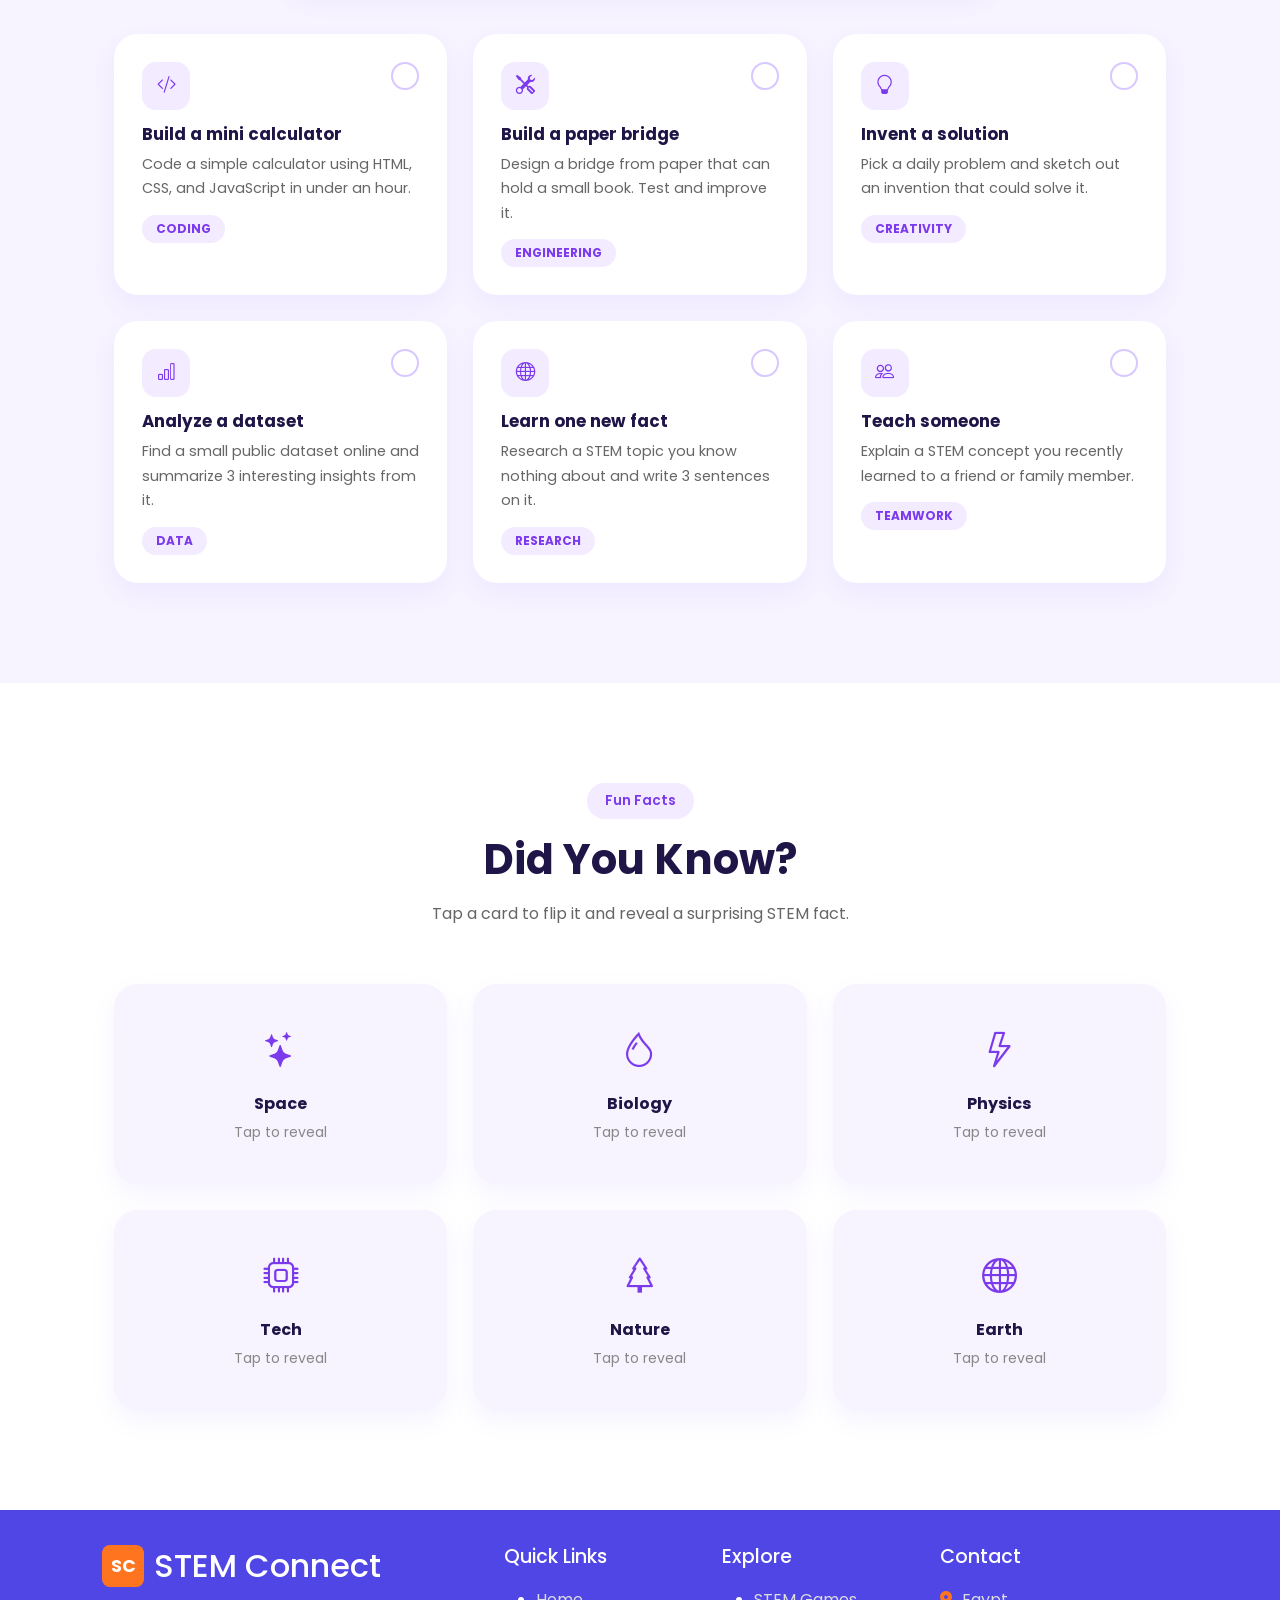
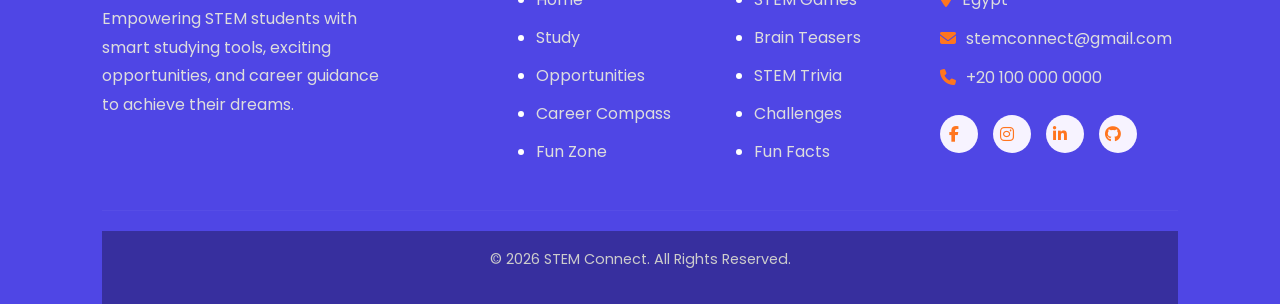
<file: fun-zone.html>
<!DOCTYPE html>
<html lang="en">
<head>
    <meta charset="UTF-8">
    <meta name="viewport" content="width=device-width, initial-scale=1.0">
    <link rel="stylesheet" href="https://cdn.jsdelivr.net/npm/bootstrap@5.3.3/dist/css/bootstrap.min.css">
    <link rel="stylesheet" href="https://cdn.jsdelivr.net/npm/bootstrap-icons@1.13.1/font/bootstrap-icons.min.css">
    <link rel="stylesheet" href="https://cdnjs.cloudflare.com/ajax/libs/font-awesome/6.5.1/css/all.min.css">
    <link href="https://fonts.googleapis.com/css2?family=Poppins:wght@300;400;500;600;700;800&display=swap" rel="stylesheet">
    <link rel="stylesheet" href="fun-zone.css">
    <title>STEM Connect | Fun Zone</title>
</head>
<body>

<!---- navbar ---->
<nav class="navbar-custom">
    <div class="container">
        <div class="navbar-content">

            <a href="index.html" class="logo">
                <div class="logo-icon">SC</div>
                <div class="logo-text">
                    <h2>STEM Connect</h2>
                </div>
            </a>

            <ul class="nav-links" id="navLinks">
                <li><a href="index.html">Home</a></li>
                <li><a href="study-hub.html">Study</a></li>
                <li><a href="opportunities.html">Opportunities</a></li>
                <li><a href="career.html">Career Compass</a></li>
                <li><a href="fun-zone.html" class="active">Fun Zone</a></li>
                <li><a href="#" class="nav-disabled">STEM Calendar</a></li>
            </ul>

            <div class="nav-icons">
                <button class="nav-hamburger" id="navHamburger" aria-label="Open navigation" aria-expanded="false">
                    <i class="bi bi-list"></i>
                </button>

                <a href="#">
                    <i class="bi bi-search"></i>
                </a>
                <div id="authArea">
                    <a href="login.html" id="guestAuthLink">
                        <i class="bi bi-person-circle"></i>
                    </a>
                </div>
            </div>
        </div>
    </div>
</nav>

<!---- Hero ---->
<section class="fun-hero">
    <div class="hero-content">
        <span class="hero-badge">Take a Fun Break</span>
        <h1>Learn, play, and <span>have fun</span> with STEM</h1>
        <p>Challenge your brain with games, riddles, quizzes, and weekly challenges - because learning STEM should be fun too.</p>
        <div class="hero-btns">
            <a href="#games" class="btn-primary">Play a Game <i class="bi bi-controller"></i></a>
            <a href="#funquiz" class="btn-secondary">Take the Quiz</a>
        </div>
    </div>

    <div class="fun-hero-visual">
        <div class="fun-orbit">
            <div class="orbit-center">
                <i class="bi bi-emoji-laughing"></i>
                <span>Fun<br>Zone</span>
            </div>
            <div class="orbit-node o1"><i class="bi bi-controller"></i></div>
            <div class="orbit-node o2"><i class="bi bi-lightbulb"></i></div>
            <div class="orbit-node o3"><i class="bi bi-patch-question"></i></div>
            <div class="orbit-node o4"><i class="bi bi-check2-circle"></i></div>
            <div class="orbit-node o5"><i class="bi bi-stars"></i></div>
        </div>
    </div>
</section>

<!---- STEM Games ---->
<section class="games-section" id="games">
    <div class="container">
        <div class="section-title">
            <span class="eyebrow">STEM Games</span>
            <h2>Play & Sharpen Your Mind</h2>
            <p>Two quick games to test your memory and your math speed.</p>
        </div>

        <div class="games-tabs">
            <button class="game-tab-btn active" data-game="memory-panel">
                <i class="bi bi-grid-3x3-gap"></i> Memory Match
            </button>
            <button class="game-tab-btn" data-game="math-panel">
                <i class="bi bi-lightning-charge"></i> Math Sprint
            </button>
        </div>

        <!-- Memory Match Panel -->
        <div class="game-panel active" id="memory-panel">
            <div class="game-box">
                <div class="game-box-header">
                    <h3><i class="bi bi-grid-3x3-gap"></i> Memory Match</h3>
                    <div class="game-stats">
                        <div class="game-stat"><span>Moves</span><strong id="memory-moves">0</strong></div>
                        <div class="game-stat"><span>Matches</span><strong id="memory-matches">0 / 8</strong></div>
                    </div>
                </div>
                <div class="game-message" id="memory-message"></div>
                <div class="memory-grid" id="memory-grid"></div>
                <button class="game-action-btn" id="memory-restart-btn" type="button">Restart Game</button>
            </div>
        </div>

        <!-- Math Sprint Panel -->
        <div class="game-panel" id="math-panel">
            <div class="game-box">
                <div class="game-box-header">
                    <h3><i class="bi bi-lightning-charge"></i> Math Sprint</h3>
                    <div class="game-stats">
                        <div class="game-stat"><span>Score</span><strong id="math-score">0</strong></div>
                        <div class="game-stat"><span>Time Left</span><strong id="math-time">60s</strong></div>
                    </div>
                </div>

                <div class="math-display">
                    <div class="math-start-screen" id="math-start-screen">
                        <p style="color:#666; margin-bottom:22px;">Solve as many math problems as you can in 60 seconds!</p>
                        <button class="game-action-btn" id="math-start-btn" type="button">Start Sprint</button>
                    </div>

                    <div id="math-play-screen" style="display:none;">
                        <div class="math-question" id="math-question"></div>
                        <input type="number" class="math-answer-input" id="math-answer-input" placeholder="Answer">
                        <br><br>
                        <button class="game-action-btn" id="math-submit-btn" type="button">Submit</button>
                    </div>

                    <div class="math-end-screen" id="math-end-screen" style="display:none;">
                        <h3>Time's Up!</h3>
                        <p>You solved <strong id="math-final-score">0</strong> problems correctly.</p>
                        <button class="game-action-btn" id="math-retry-btn" type="button">Play Again</button>
                    </div>
                </div>
            </div>
        </div>
    </div>
</section>

<!---- Brain Teasers ---->
<section class="teasers-section" id="teasers">
    <div class="container">
        <div class="section-title">
            <span class="eyebrow">Brain Teasers</span>
            <h2>Riddles to Challenge You</h2>
            <p>Think you're clever? Try to solve these before revealing the answer.</p>
        </div>

        <div class="teasers-grid" id="teasers-grid"></div>
    </div>
</section>

<!---- STEM Quiz ---->
<section class="funquiz-section" id="funquiz">
    <div class="container">
        <div class="section-title">
            <span class="eyebrow">STEM Trivia</span>
            <h2>Test Your STEM Knowledge</h2>
            <p>8 fun trivia questions covering science, tech, and math.</p>
        </div>

        <div class="funquiz-card">
            <div id="funquiz-body">
                <div class="funquiz-progress-wrap">
                    <div class="funquiz-progress-bar">
                        <div class="funquiz-progress-fill" id="funquiz-progress-fill"></div>
                    </div>
                    <span class="funquiz-progress-label" id="funquiz-progress-label">Question 1 of 8</span>
                </div>

                <div id="funquiz-form"></div>

                <button class="funquiz-next-btn" id="funquiz-next-btn" type="button" disabled>Next Question</button>
            </div>

            <div class="funquiz-result" id="funquiz-result">
                <div class="funquiz-score-circle">
                    <strong id="funquiz-score-value">0/8</strong>
                    <span>Score</span>
                </div>
                <h3>Quiz Complete!</h3>
                <p id="funquiz-result-message"></p>
                <button class="game-action-btn" id="funquiz-retake-btn" type="button">Retake Quiz</button>
            </div>
        </div>
    </div>
</section>

<!---- Challenges ---->
<section class="challenges-section" id="challenges">
    <div class="container">
        <div class="section-title">
            <span class="eyebrow">Weekly Challenges</span>
            <h2>Take on a STEM Challenge</h2>
            <p>Try one (or all!) of these hands-on challenges and track your progress.</p>
        </div>

        <div class="challenges-progress">
            <div class="challenges-progress-top">
                <span>Your Progress</span>
                <span id="challenges-progress-label">0 of 6 completed</span>
            </div>
            <div class="challenges-progress-bar">
                <div class="challenges-progress-fill" id="challenges-progress-fill"></div>
            </div>
        </div>

        <div class="challenges-grid" id="challenges-grid"></div>
    </div>
</section>

<!---- Fun Facts ---->
<section class="facts-section" id="facts">
    <div class="container">
        <div class="section-title">
            <span class="eyebrow">Fun Facts</span>
            <h2>Did You Know?</h2>
            <p>Tap a card to flip it and reveal a surprising STEM fact.</p>
        </div>

        <div class="facts-grid" id="facts-grid"></div>
    </div>
</section>

<!-- ---- Footer ---- -->
<footer class="footer">
    <div class="footer-container">
        <div class="footer-about">
            <div class="footer-logo">
                <div class="logo-box">SC</div>
                <h2>STEM Connect</h2>
            </div>
            <p>Empowering STEM students with smart studying tools, exciting opportunities, and career guidance to achieve their dreams.</p>
        </div>

        <div class="footer-links">
            <h3>Quick Links</h3>
            <ul>
                <li><a href="index.html">Home</a></li>
                <li><a href="study-hub.html">Study</a></li>
                <li><a href="opportunities.html">Opportunities</a></li>
                <li><a href="career.html">Career Compass</a></li>
                <li><a href="fun-zone.html">Fun Zone</a></li>
            </ul>
        </div>

        <div class="footer-links">
            <h3>Explore</h3>
            <ul>
                <li><a href="#games">STEM Games</a></li>
                <li><a href="#teasers">Brain Teasers</a></li>
                <li><a href="#funquiz">STEM Trivia</a></li>
                <li><a href="#challenges">Challenges</a></li>
                <li><a href="#facts">Fun Facts</a></li>
            </ul>
        </div>

        <div class="footer-contact">
            <h3>Contact</h3>
            <p><i class="fa-solid fa-location-dot"></i>Egypt</p>
            <p><i class="fa-solid fa-envelope"></i>stemconnect@gmail.com</p>
            <p><i class="fa-solid fa-phone"></i>+20 100 000 0000</p>
            <div class="social-icons">
                <a href="#"><i class="fa-brands fa-facebook-f"></i></a>
                <a href="#"><i class="fa-brands fa-instagram"></i></a>
                <a href="#"><i class="fa-brands fa-linkedin-in"></i></a>
                <a href="#"><i class="fa-brands fa-github"></i></a>
            </div>
        </div>
    </div>

    <hr>

    <div class="footer-bottom">
        <p>&copy; 2026 STEM Connect. All Rights Reserved.</p>
    </div>
</footer>

<script>
document.addEventListener("DOMContentLoaded", function () {
    document.querySelectorAll(".nav-disabled, .footer-disabled").forEach(function (link) {
        link.addEventListener("click", function (e) {
            e.preventDefault();
        });
    });

    const authArea = document.getElementById("authArea");
    if (!authArea) return;
    const currentUser = JSON.parse(localStorage.getItem("currentUser"));
    if (!currentUser) return;
    const initial = (currentUser.name || "U").charAt(0).toUpperCase();

    authArea.innerHTML = `
        <div class="user-menu">
            <button class="user-btn" id="userMenuBtn" type="button" data-tooltip="${currentUser.name}">
                <span class="user-avatar">${initial}</span>
            </button>
            <div class="user-dropdown" id="userDropdown">
                <a href="#" id="logoutBtn">
                    <i class="bi bi-box-arrow-right"></i> Logout
                </a>
            </div>
        </div>
    `;

    const userMenuBtn = document.getElementById("userMenuBtn");
    const userDropdown = document.getElementById("userDropdown");
    const logoutBtn = document.getElementById("logoutBtn");

    userMenuBtn.addEventListener("click", function (e) {
        e.stopPropagation();
        userDropdown.classList.toggle("show");
    });

    logoutBtn.addEventListener("click", function (e) {
        e.preventDefault();
        localStorage.removeItem("currentUser");
        window.location.href = "login.html";
    });

    window.addEventListener("click", function (e) {
        if (!e.target.closest("#authArea")) {
            userDropdown.classList.remove("show");
        }
    });
});
</script>

<script>
(function () {
    var btn      = document.getElementById('navHamburger');
    var navLinks = document.getElementById('navLinks');
    if (!btn || !navLinks) return;

    function open()  { navLinks.classList.add('nav-open');    btn.setAttribute('aria-expanded', 'true');  btn.querySelector('i').className = 'bi bi-x-lg'; }
    function close() { navLinks.classList.remove('nav-open'); btn.setAttribute('aria-expanded', 'false'); btn.querySelector('i').className = 'bi bi-list'; }

    btn.addEventListener('click', function (e) {
        e.stopPropagation();
        navLinks.classList.contains('nav-open') ? close() : open();
    });

    document.addEventListener('click', function (e) {
        if (!navLinks.contains(e.target) && !btn.contains(e.target)) close();
    });

    document.addEventListener('keydown', function (e) {
        if (e.key === 'Escape') close();
    });

    navLinks.querySelectorAll('a').forEach(function (a) {
        a.addEventListener('click', close);
    });
})();
</script>


<script src="https://cdn.jsdelivr.net/npm/bootstrap@5.3.3/dist/js/bootstrap.bundle.min.js"></script>
<script src="fun-zone.js"></script>
</body>
</html>
</file>
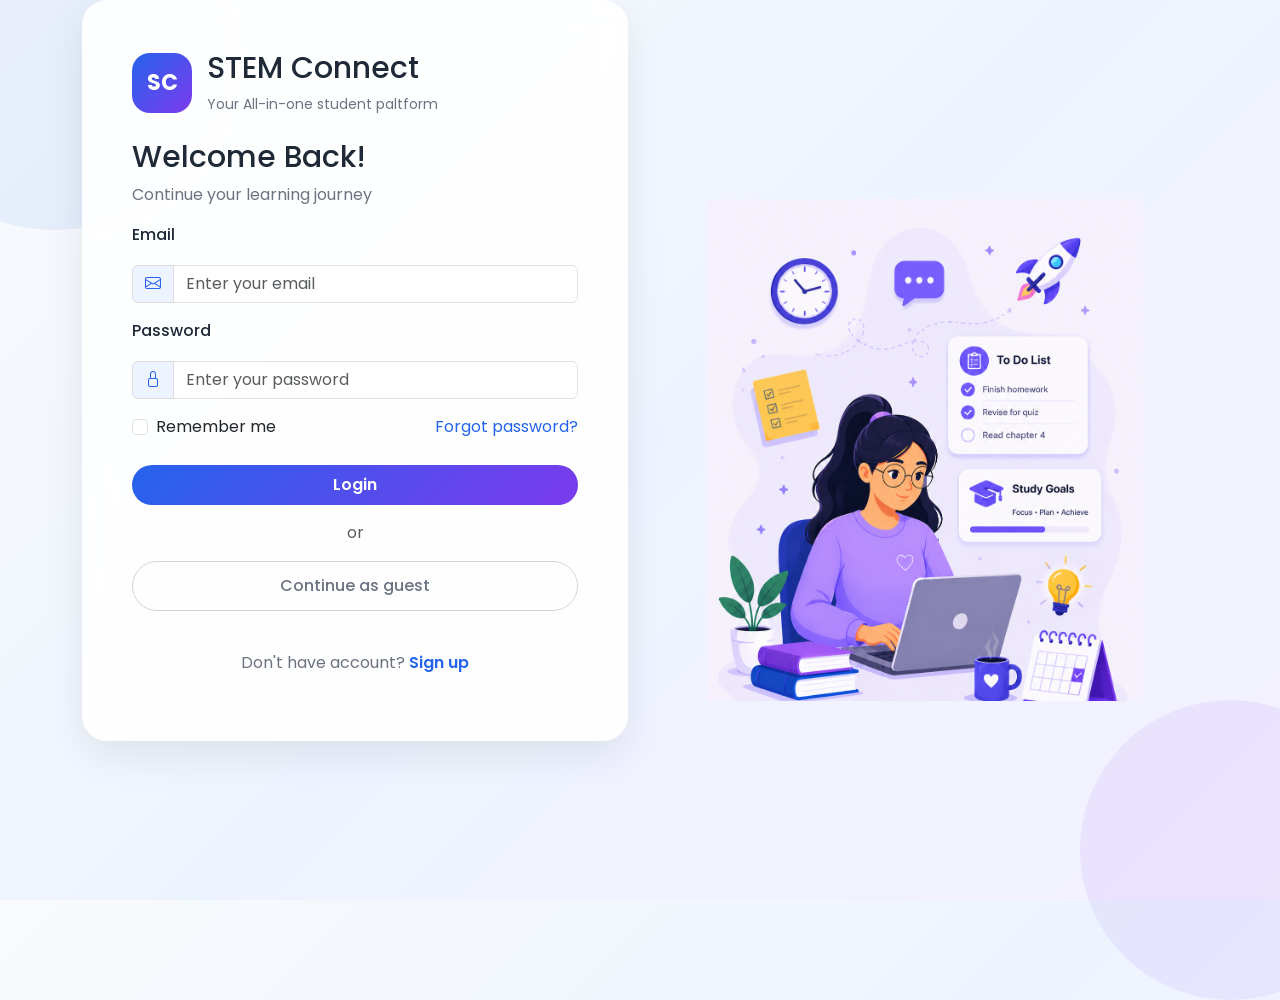
<file: login.html>
<!DOCTYPE html>
<html lang="en">
<head>
    <meta charset="UTF-8">
    <meta name="viewport" content="width=device-width, initial-scale=1.0">
    <title>STEM Connect</title>
    <link href="https://fonts.googleapis.com/css2?family=Poppins:wght@300;400;500;600;700&display=swap" rel="stylesheet">
    <link href="https://cdn.jsdelivr.net/npm/bootstrap@5.3.8/dist/css/bootstrap.min.css" rel="stylesheet">
    <link rel="stylesheet" href="https://cdn.jsdelivr.net/npm/bootstrap-icons@1.13.1/font/bootstrap-icons.min.css">
    <link rel="stylesheet" href="login.css">
    <title>STEM Connect | login</title>
</head>
<body>
    <div class="container">
        <div class="row min-vh-100">
            <div class="col-lg-6">
                <div class="login-box">
                    <div class="logo mb-4">
                        <div class="logo-icon">SC</div>
                        <div>
                            <h2>STEM Connect</h2>
                            <p>Your All-in-one student paltform</p>
                        </div>
                    </div>
                    <div id="loginPanel">
                        <h2>Welcome Back!</h2>
                        <p>Continue your learning journey</p>
                        <div class="mb-3">
                            <label class="form-label"> Email</label>
                        </div>
                        <div class="input-group mb-3">
                            <span class="input-group-text">
                                <i class="bi bi-envelope"></i>
                            </span>
                            <input type="email" class="form-control" id="loginEmail" placeholder="Enter your email">
                        </div>
                        <div class="mb-3">
                            <label class="form-label">Password</label>
                        </div>
                        <div class="input-group mb-3">
                            <span class="input-group-text">
                                <i class="bi bi-lock"></i>
                            </span>
                            <input type="password" class="form-control" id="loginPassword" placeholder="Enter your password">
                        </div>
                        <div class="d-flex justify-content-between mb-4">
                            <div class="form-check">
                                <input class="form-check-input" type="checkbox" id="remember">
                                <label class="form-check-label" for="remember"> Remember me</label>
                            </div>
                            <a href="#" class="text-decoration-none"> Forgot password?</a>
                        </div>
                        <button class="btn btn-primary w-100 py-2 mb-3 login-btn" id="loginBtn" type="button"> Login </button>
                        <p class="text-center text-muted"> or </p>
                        <button class="w-100 py-2 mb-3 guest-btn" id="guestBtn" type="button"> Continue as guest </button>
                        <p class="text-center mt-4">
                            Don't have account? 
                            <a href="#" class="text-decoration-none fw-semibold" id="showSignup">Sign up</a>
                        </p>
                    </div>
                    <div id="signupPanel" class="d-none">
                        <h2>Create Account</h2>
                        <p>Join STEM Connect and start your journey</p>
                        <div class="mb-3">
                            <label class="form-label">Full Name</label>
                        </div>
                        <div class="input-group mb-3">
                            <span class="input-group-text">
                                <i class="bi bi-person"></i>
                            </span>
                            <input type="text" class="form-control" id="signupName" placeholder="Enter your full name">
                        </div>
                        <div class="mb-3">
                            <label class="form-label">Email</label>
                        </div>
                        <div class="input-group mb-3">
                            <span class="input-group-text">
                                <i class="bi bi-envelope"></i>
                            </span>
                            <input type="email" class="form-control" id="signupEmail" placeholder="Enter your email">
                        </div>
                        <div class="mb-3">
                            <label class="form-label">Password</label>
                        </div>
                        <div class="input-group mb-3">
                            <span class="input-group-text">
                                <i class="bi bi-lock"></i>
                            </span>
                            <input type="password" class="form-control" id="signupPassword" placeholder="Create a password">
                        </div>
                        <div class="mb-3">
                            <label class="form-label">Confirm Password</label>
                        </div>
                        <div class="input-group mb-4">
                            <span class="input-group-text">
                                <i class="bi bi-lock-fill"></i>
                            </span>
                            <input type="password" class="form-control" id="signupConfirm" placeholder="Re-enter your password">
                        </div>
                        <button class="btn btn-primary w-100 py-2 mb-3 login-btn" id="signupBtn" type="button"> Create Account </button>
                        <p class="text-center mt-4">
                            Already have an account? 
                            <a href="#" class="text-decoration-none fw-semibold" id="showLogin">Login</a>
                        </p>
                    </div>
                </div>
            </div>
            <div class="col-lg-6 d-none d-lg-flex justify-content-center align-items-center">
                <img src="illustration.png" class="img-fluid login-img" alt="Login Illuteration">
            </div>
        </div>
    </div>

    <script>
        const loginPanel = document.getElementById("loginPanel");
        const signupPanel = document.getElementById("signupPanel");
        const showSignup = document.getElementById("showSignup");
        const showLogin = document.getElementById("showLogin");

        showSignup.addEventListener("click", (e) => {
            e.preventDefault();
            loginPanel.classList.add("d-none");
            signupPanel.classList.remove("d-none");
        });

        showLogin.addEventListener("click", (e) => {
            e.preventDefault();
            signupPanel.classList.add("d-none");
            loginPanel.classList.remove("d-none");
        });

        function getUsers() {
            return JSON.parse(localStorage.getItem("users")) || [];
        }

        function saveUsers(users) {
            localStorage.setItem("users", JSON.stringify(users));
        }

        const signupBtn = document.getElementById("signupBtn");

        signupBtn.addEventListener("click", function () {
            const name = document.getElementById("signupName").value.trim();
            const email = document.getElementById("signupEmail").value.trim().toLowerCase();
            const password = document.getElementById("signupPassword").value.trim();
            const confirm = document.getElementById("signupConfirm").value.trim();

            if (name === "" || email === "" || password === "" || confirm === "") {
                alert("Please fill in all fields.");
                return;
            }

            if (password !== confirm) {
                alert("Passwords do not match.");
                return;
            }

            const users = getUsers();
            const exists = users.some(u => u.email === email);

            if (exists) {
                alert("An account with this email already exists. Please login instead.");
                return;
            }

            users.push({ name, email, password });
            saveUsers(users);

            localStorage.setItem("currentUser", JSON.stringify({ name, email }));
            window.location.href = "index.html";
        });

        const loginBtn = document.getElementById("loginBtn");
        const guestBtn = document.getElementById("guestBtn");

        loginBtn.addEventListener("click", function () {
            const email = document.getElementById("loginEmail").value.trim().toLowerCase();
            const password = document.getElementById("loginPassword").value.trim();

            if (email === "" || password === "") {
                alert("Please fill in all fields.");
                return;
            }

            const users = getUsers();
            const user = users.find(u => u.email === email && u.password === password);

            if (!user) {
                alert("Invalid email or password. Don't have an account? Sign up first.");
                return;
            }

            localStorage.setItem("currentUser", JSON.stringify({ name: user.name, email: user.email }));
            window.location.href = "index.html";
        });

        guestBtn.addEventListener("click", function () {
            localStorage.setItem("currentUser", JSON.stringify({ name: "Guest", email: "" }));
            window.location.href = "index.html";
        });
    </script>
    <script src="https://cdn.jsdelivr.net/npm/bootstrap@5.3.8/dist/js/bootstrap.bundle.min.js"></script>
</body>
</html>
</file>
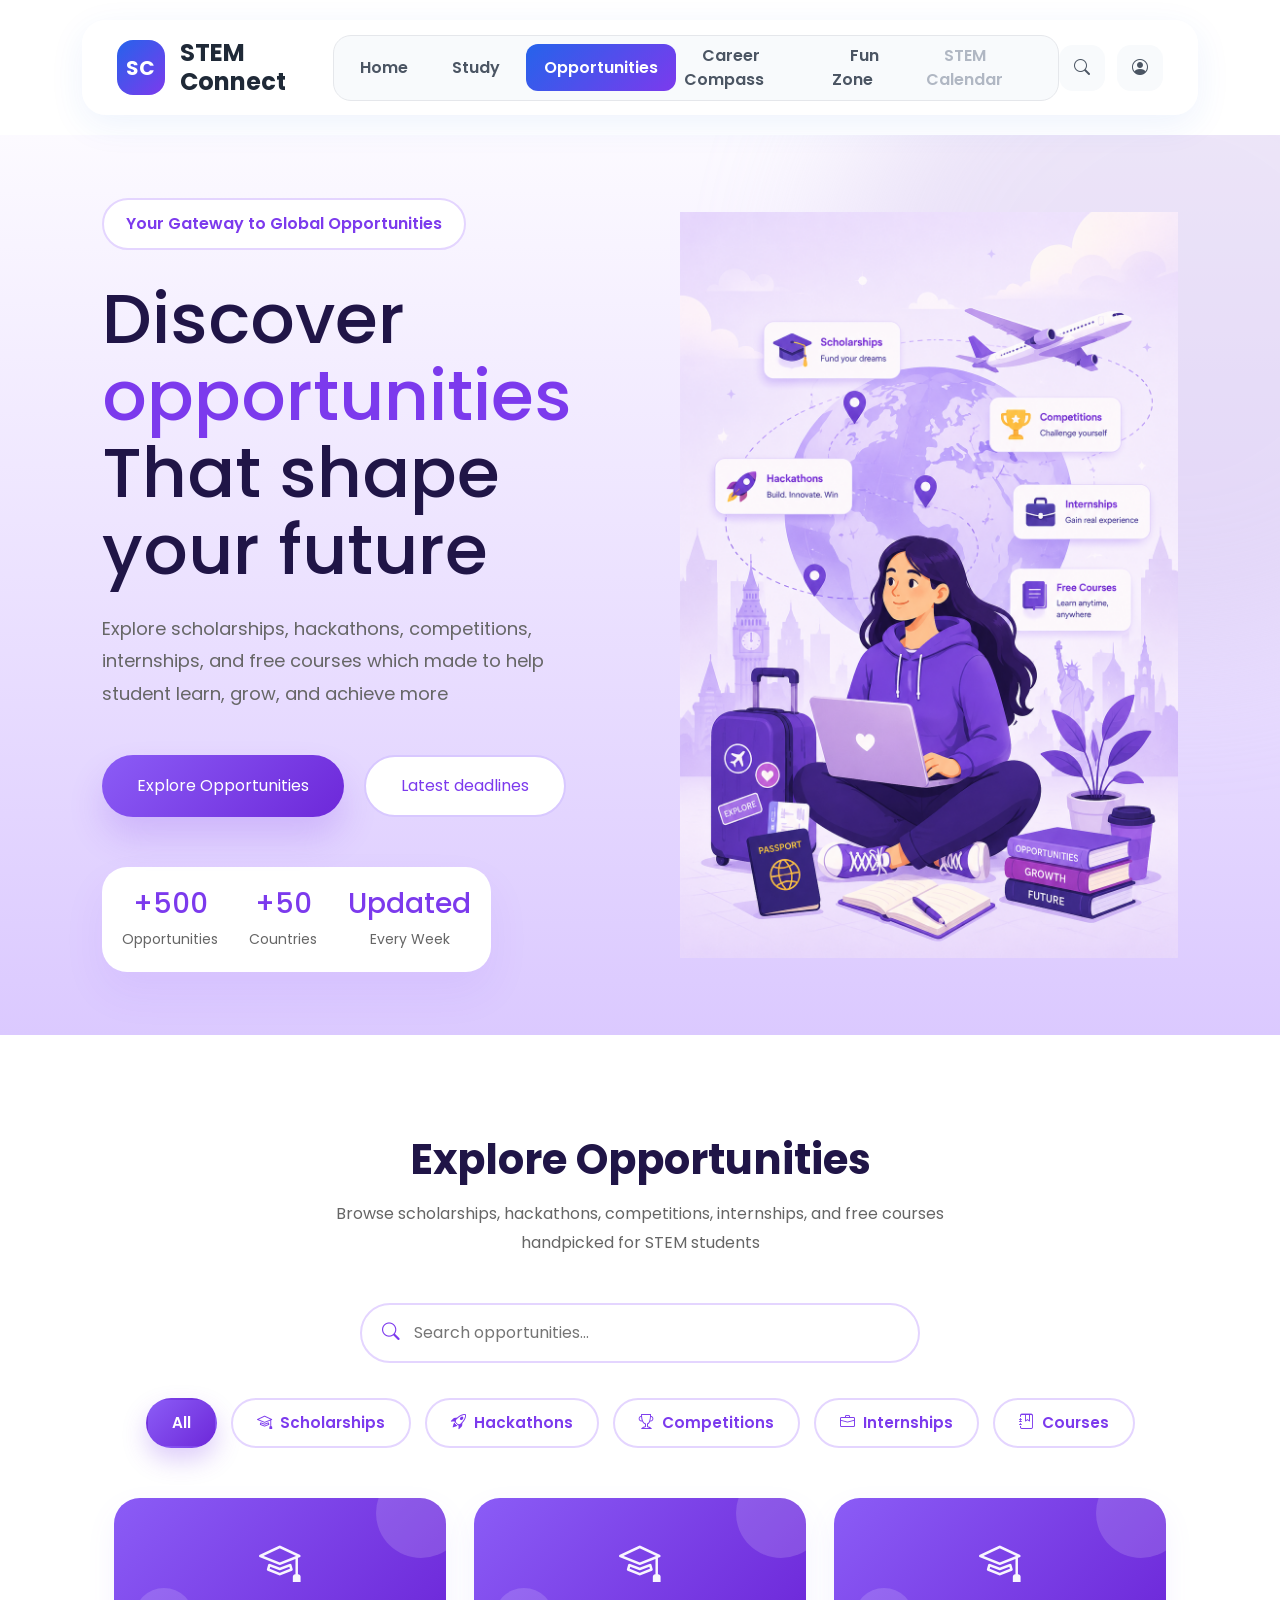
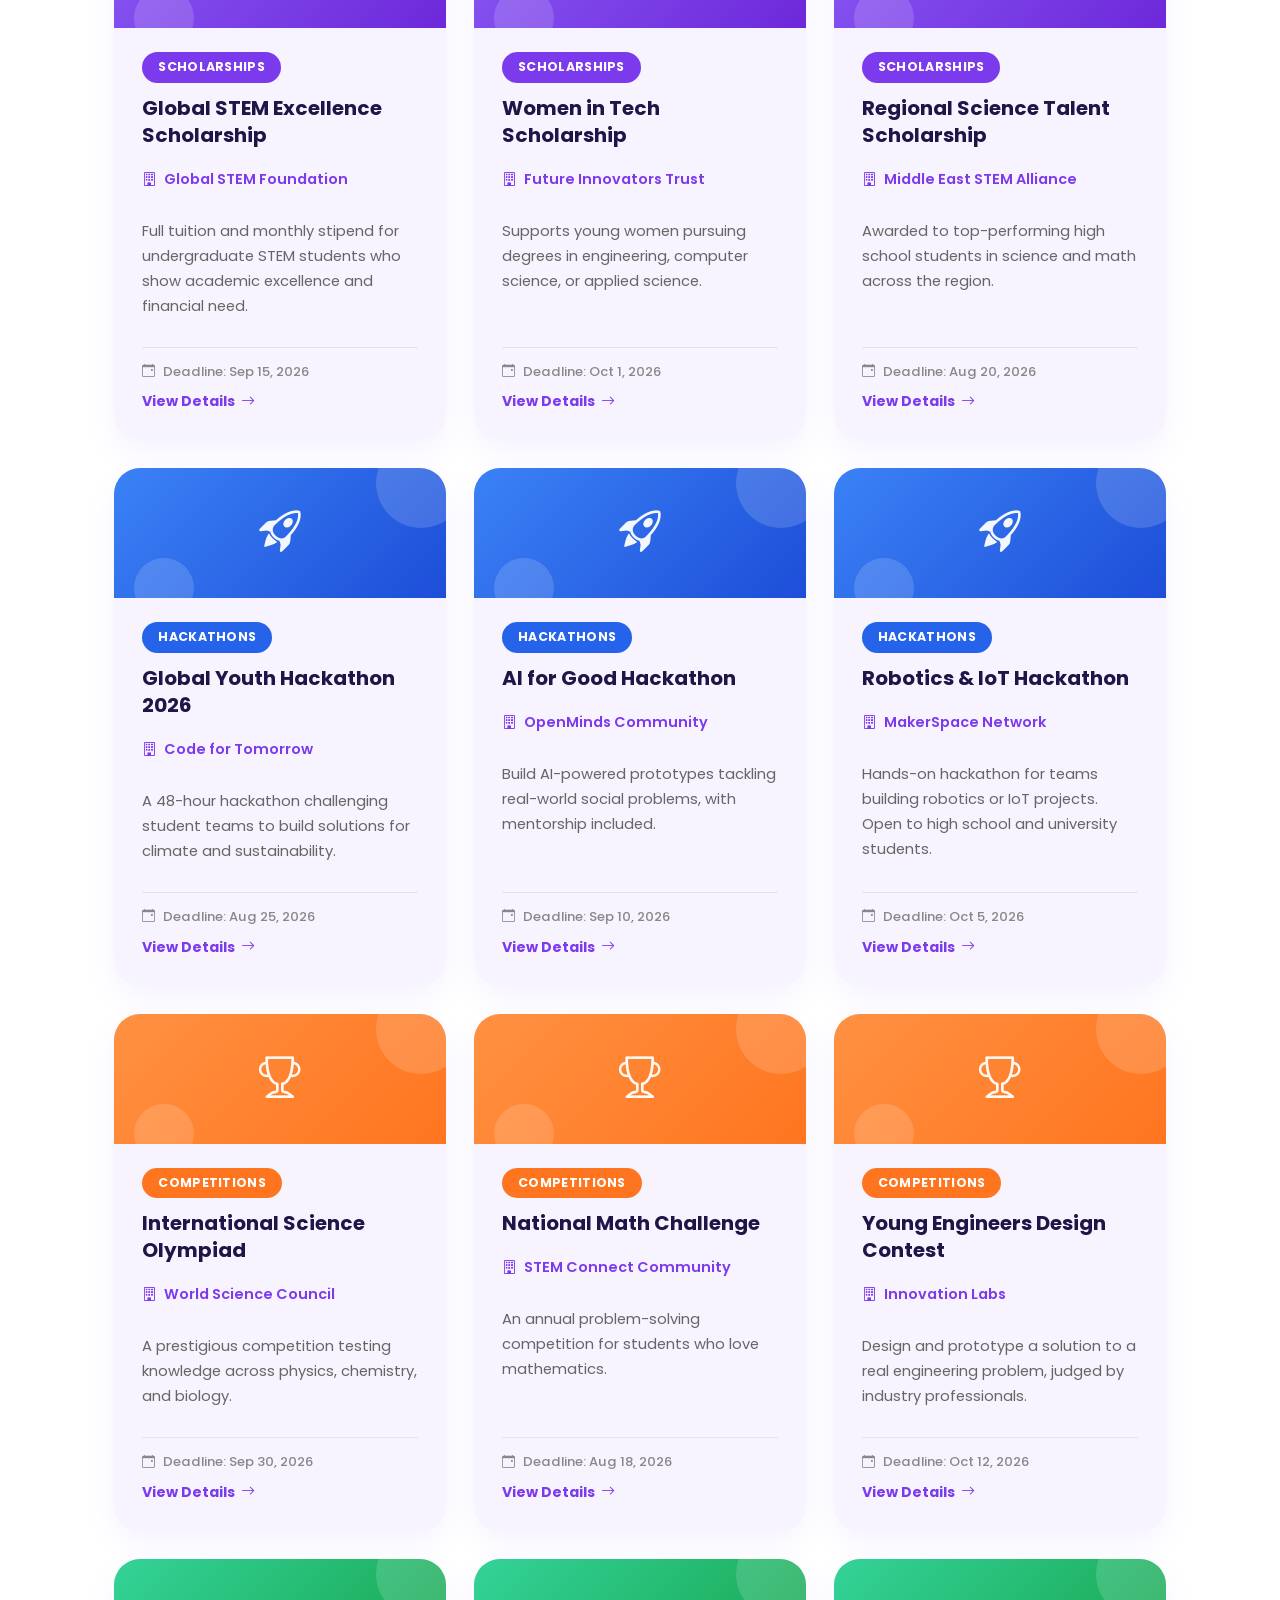
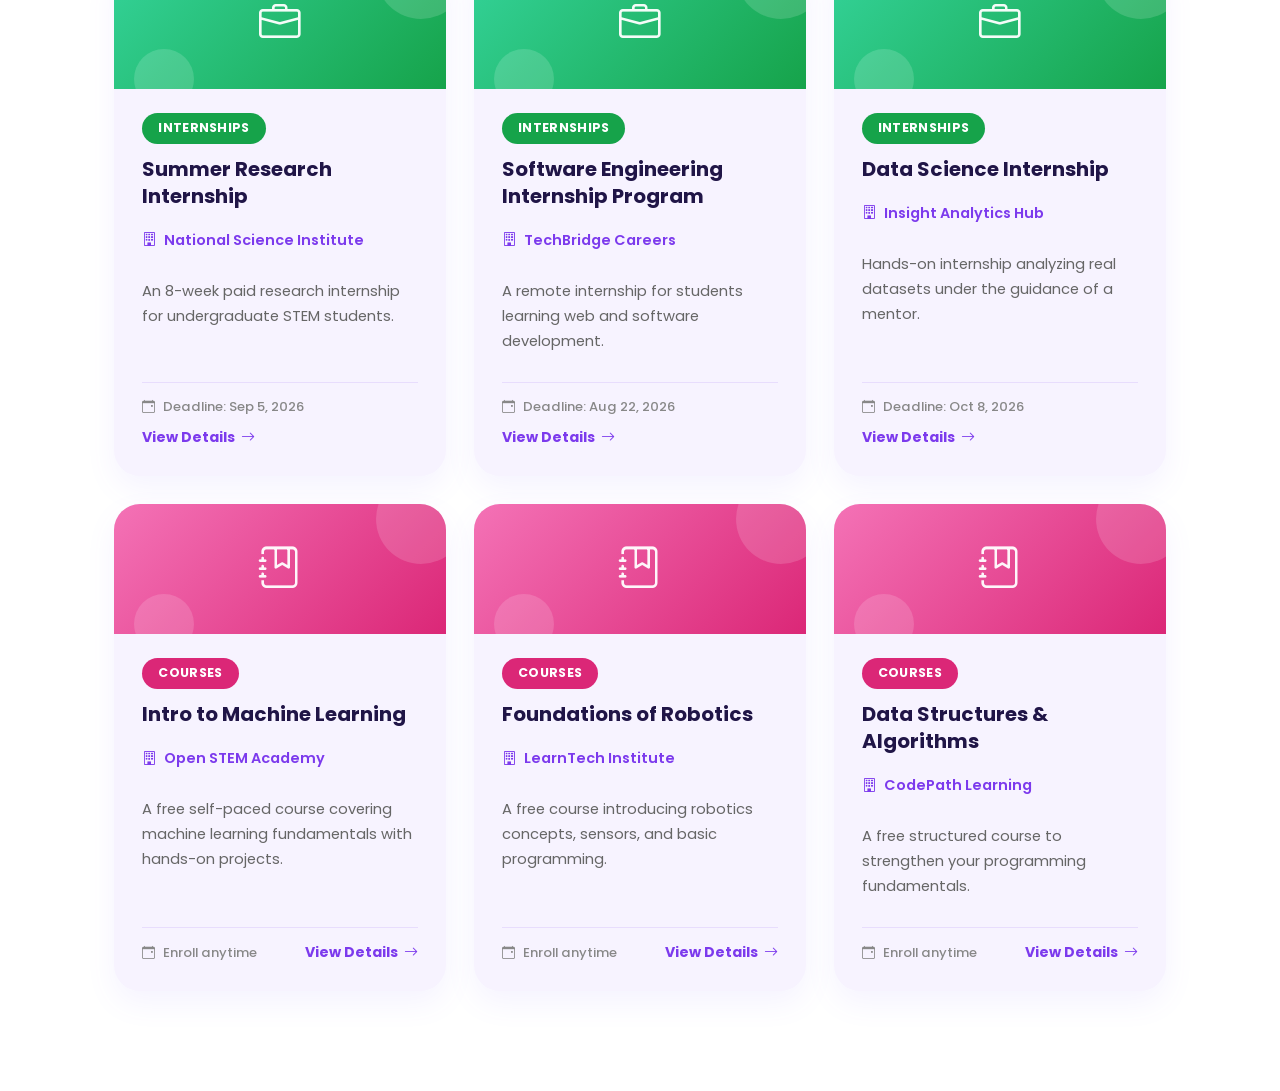
<file: opportunities.html>
<!DOCTYPE html>
<html lang="en">
<head>
    <meta charset="UTF-8">
    <meta name="viewport" content="width=device-width, initial-scale=1.0">
    <link rel="stylesheet" href="https://cdn.jsdelivr.net/npm/bootstrap@5.3.8/dist/css/bootstrap.min.css">
    <link rel="stylesheet" href="https://cdn.jsdelivr.net/npm/bootstrap-icons@1.13.1/font/bootstrap-icons.min.css">
    <link rel="stylesheet" href="https://cdnjs.cloudflare.com/ajax/libs/font-awesome/6.5.1/css/all.min.css">
    <link href="https://fonts.googleapis.com/css2?family=Poppins:wght@300;400;500;600;700;800&display=swap" rel="stylesheet">
    <link rel="stylesheet" href="opportunities.css">
    <title>STEM Connect | Opportunities</title>
</head>
<body>
    
    <!---- navbar ---->
<nav class="navbar-custom">
    <div class="container">
        <div class="navbar-content">

            <a href="index.html" class="logo">
                <div class="logo-icon">
                    SC
                </div>
                <div class="logo-text">
                    <h2>STEM Connect</h2>
                </div>
            </a>

            <ul class="nav-links" id="navLinks">
                <li><a href="index.html">Home</a></li>
                <li><a href="study-hub.html">Study</a></li>
                <li><a href="opportunities.html" class="active">Opportunities</a></li>
                <li><a href="career.html">Career Compass</a></li>
                <li><a href="fun-zone.html">Fun Zone</a></li>
                <li><a href="#" class="nav-disabled">STEM Calendar</a></li>
            </ul>

            <div class="nav-icons">
                <button class="nav-hamburger" id="navHamburger" aria-label="Open navigation" aria-expanded="false">
                    <i class="bi bi-list"></i>
                </button>

                <a href="#">
                    <i class="bi bi-search"></i>
                </a>
                <div id="authArea">
                    <a href="login.html" id="guestAuthLink">
                        <i class="bi bi-person-circle"></i>
                    </a>
                </div>
            </div>
        </div>
    </div>
</nav>

<!---- hero section ---->
<section class="oppor-hero">
    <div class="hero-content">
        <span class="hero-badge">
            Your Gateway to Global Opportunities
        </span>
        <h1>Discover<span>opportunities</span> That shape your future </h1>
        <p>Explore scholarships, hackathons, competitions, internships, and free courses which made to help student learn, grow, and achieve more</p>
        <div class="hero-btns">
            <a href="#categories" class="btn-primary">Explore Opportunities</a>
            <a href="#opportunities-grid" class="btn-secondary">Latest deadlines</a>
        </div>
        <div class="hero-status">
            <div class="stat-cards">
                <h3>+500</h3>
                <p>Opportunities</p>
            </div>
            <div class="stat-cards">
                <h3>+50</h3>
                <p>Countries</p>
            </div>
            <div class="stat-cards">
                <h3>Updated</h3>
                <p>Every Week</p>
            </div>
        </div>
    </div>

    <div class="hero-img">
        <img src="opportunities-illutration.png" alt="hero-img">
    </div>
</section>

<!---- Opportunities listing ---->
<section class="opportunities-section" id="categories">
    <div class="container">
        <div class="section-title">
            <h2>Explore Opportunities</h2>
            <p>Browse scholarships, hackathons, competitions, internships, and free courses handpicked for STEM students</p>
        </div>

        <div class="opportunities-search">
            <i class="bi bi-search"></i>
            <input type="text" id="search-opportunity" placeholder="Search opportunities...">
        </div>

        <div class="category-tabs" id="category-tabs">
            <button class="tab-btn active" data-category="all">
                All
            </button>
            <button class="tab-btn" data-category="scholarships">
                <i class="bi bi-mortarboard"></i> Scholarships
            </button>
            <button class="tab-btn" data-category="hackathons">
                <i class="bi bi-rocket-takeoff"></i> Hackathons
            </button>
            <button class="tab-btn" data-category="competitions">
                <i class="bi bi-trophy"></i> Competitions
            </button>
            <button class="tab-btn" data-category="internships">
                <i class="bi bi-briefcase"></i> Internships
            </button>
            <button class="tab-btn" data-category="courses">
                <i class="bi bi-journal-bookmark"></i> Courses
            </button>
        </div>

        <div class="opportunities-grid" id="opportunities-grid">
        </div>

        <div class="empty-opportunities" id="empty-opportunities">
            No opportunities match your search
        </div>
    </div>
</section>

<div class="opportunity-modal" id="opportunity-modal">
    <div class="opportunity-modal-content">
        <button class="opportunity-modal-close" id="close-opportunity-modal" type="button">&times;</button>
        <div class="opportunity-modal-banner" id="opportunity-modal-banner"></div>
        <div class="opportunity-modal-body" id="opportunity-modal-body">
        </div>
    </div>
</div>

<script>
document.addEventListener("DOMContentLoaded", function () {
    document.querySelectorAll(".nav-disabled, .footer-disabled").forEach(function (link) {
        link.addEventListener("click", function (e) {
            e.preventDefault();
        });
    });

    const authArea = document.getElementById("authArea");
    if (!authArea) return;
    const currentUser = JSON.parse(localStorage.getItem("currentUser"));
    if (!currentUser) return;
    const initial = (currentUser.name || "U").charAt(0).toUpperCase();

    authArea.innerHTML = `
        <div class="user-menu">
            <button class="user-btn" id="userMenuBtn" type="button" data-tooltip="${currentUser.name}">
                <span class="user-avatar">${initial}</span>
            </button>
            <div class="user-dropdown" id="userDropdown">
                <a href="#" id="logoutBtn">
                    <i class="bi bi-box-arrow-right"></i> Logout
                </a>
            </div>
        </div>
    `;

    const userMenuBtn = document.getElementById("userMenuBtn");
    const userDropdown = document.getElementById("userDropdown");
    const logoutBtn = document.getElementById("logoutBtn");

    userMenuBtn.addEventListener("click", function (e) {
        e.stopPropagation();
        userDropdown.classList.toggle("show");
    });

    logoutBtn.addEventListener("click", function (e) {
        e.preventDefault();
        localStorage.removeItem("currentUser");
        window.location.href = "login.html";
    });

    window.addEventListener("click", function (e) {
        if (!e.target.closest("#authArea")) {
            userDropdown.classList.remove("show");
        }
    });
});
</script>

<script>
(function () {
    var btn      = document.getElementById('navHamburger');
    var navLinks = document.getElementById('navLinks');
    if (!btn || !navLinks) return;

    function open()  { navLinks.classList.add('nav-open');    btn.setAttribute('aria-expanded', 'true');  btn.querySelector('i').className = 'bi bi-x-lg'; }
    function close() { navLinks.classList.remove('nav-open'); btn.setAttribute('aria-expanded', 'false'); btn.querySelector('i').className = 'bi bi-list'; }

    btn.addEventListener('click', function (e) {
        e.stopPropagation();
        navLinks.classList.contains('nav-open') ? close() : open();
    });

    document.addEventListener('click', function (e) {
        if (!navLinks.contains(e.target) && !btn.contains(e.target)) close();
    });

    document.addEventListener('keydown', function (e) {
        if (e.key === 'Escape') close();
    });

    navLinks.querySelectorAll('a').forEach(function (a) {
        a.addEventListener('click', close);
    });
})();
</script>

<script src="https://cdn.jsdelivr.net/npm/bootstrap@5.3.8/dist/js/bootstrap.bundle.min.js"></script>
<script src="opportunities.js"></script>
</body>
</html>
</file>
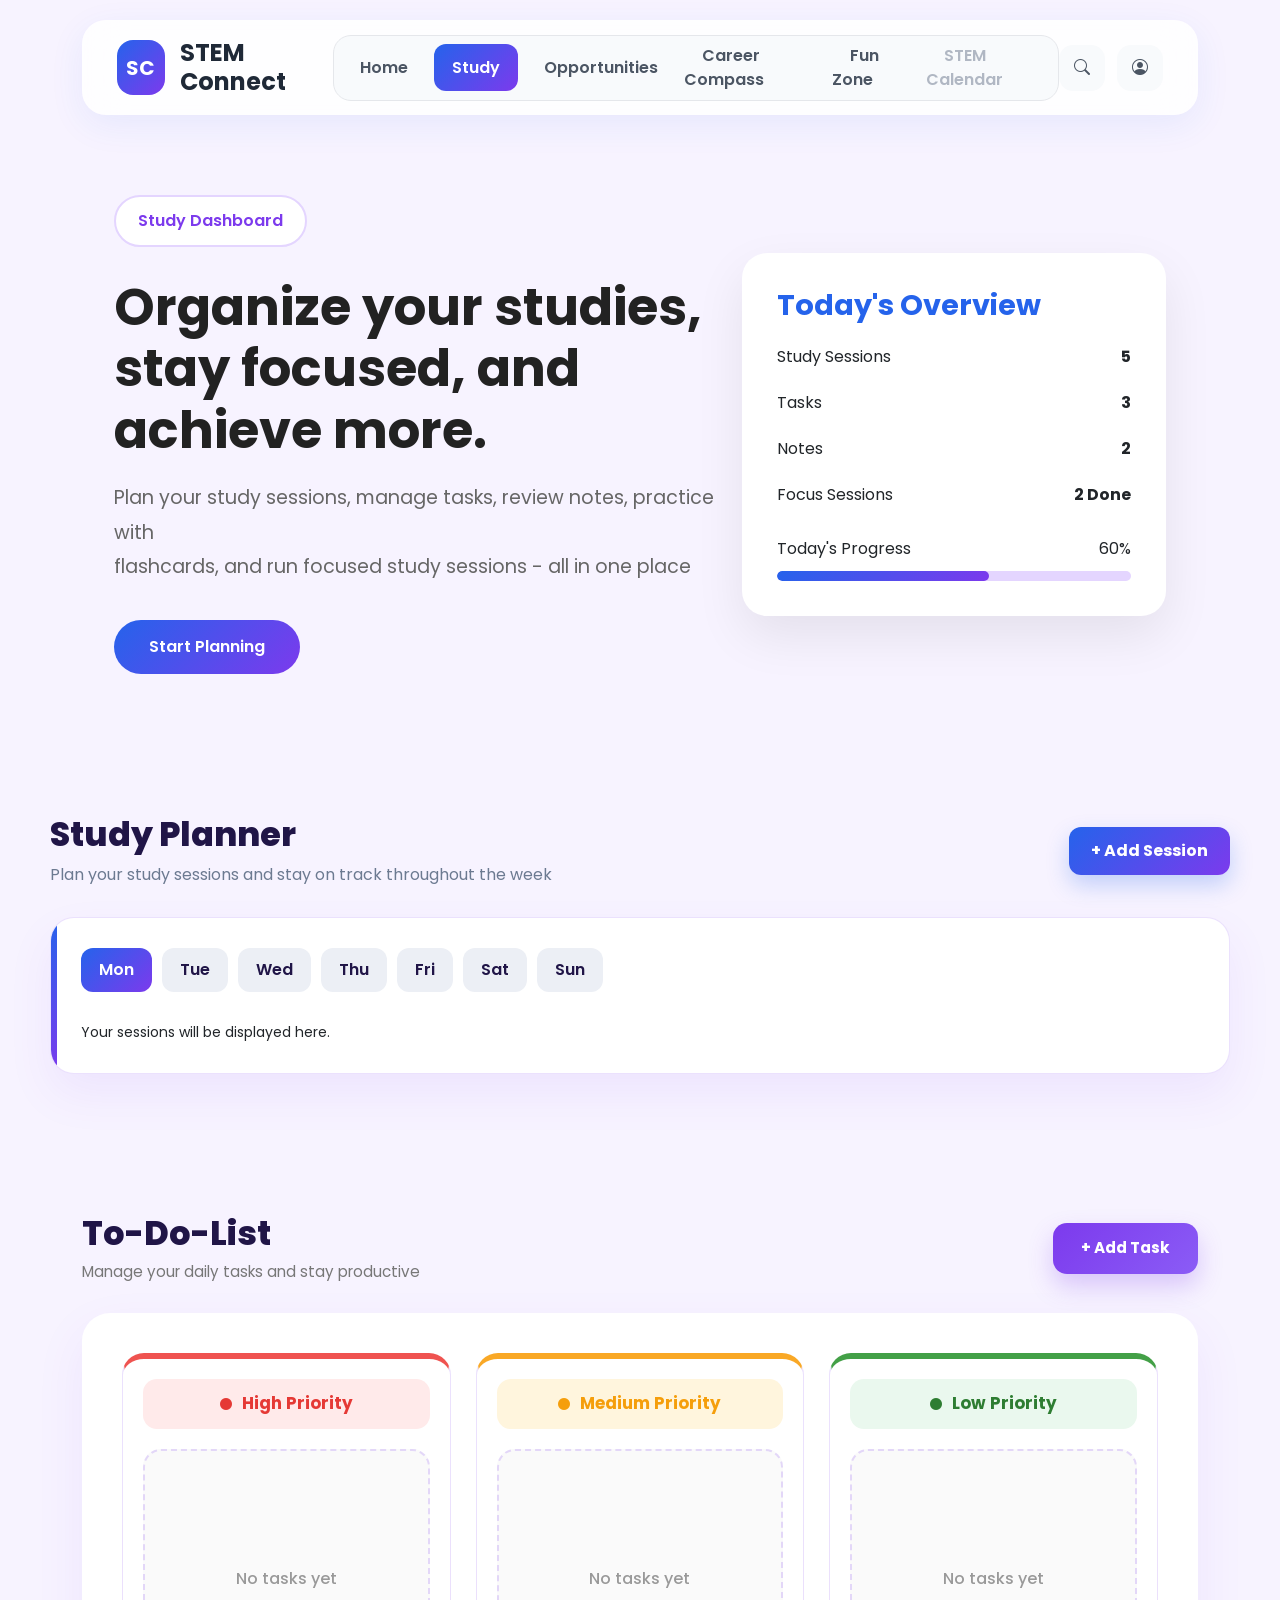
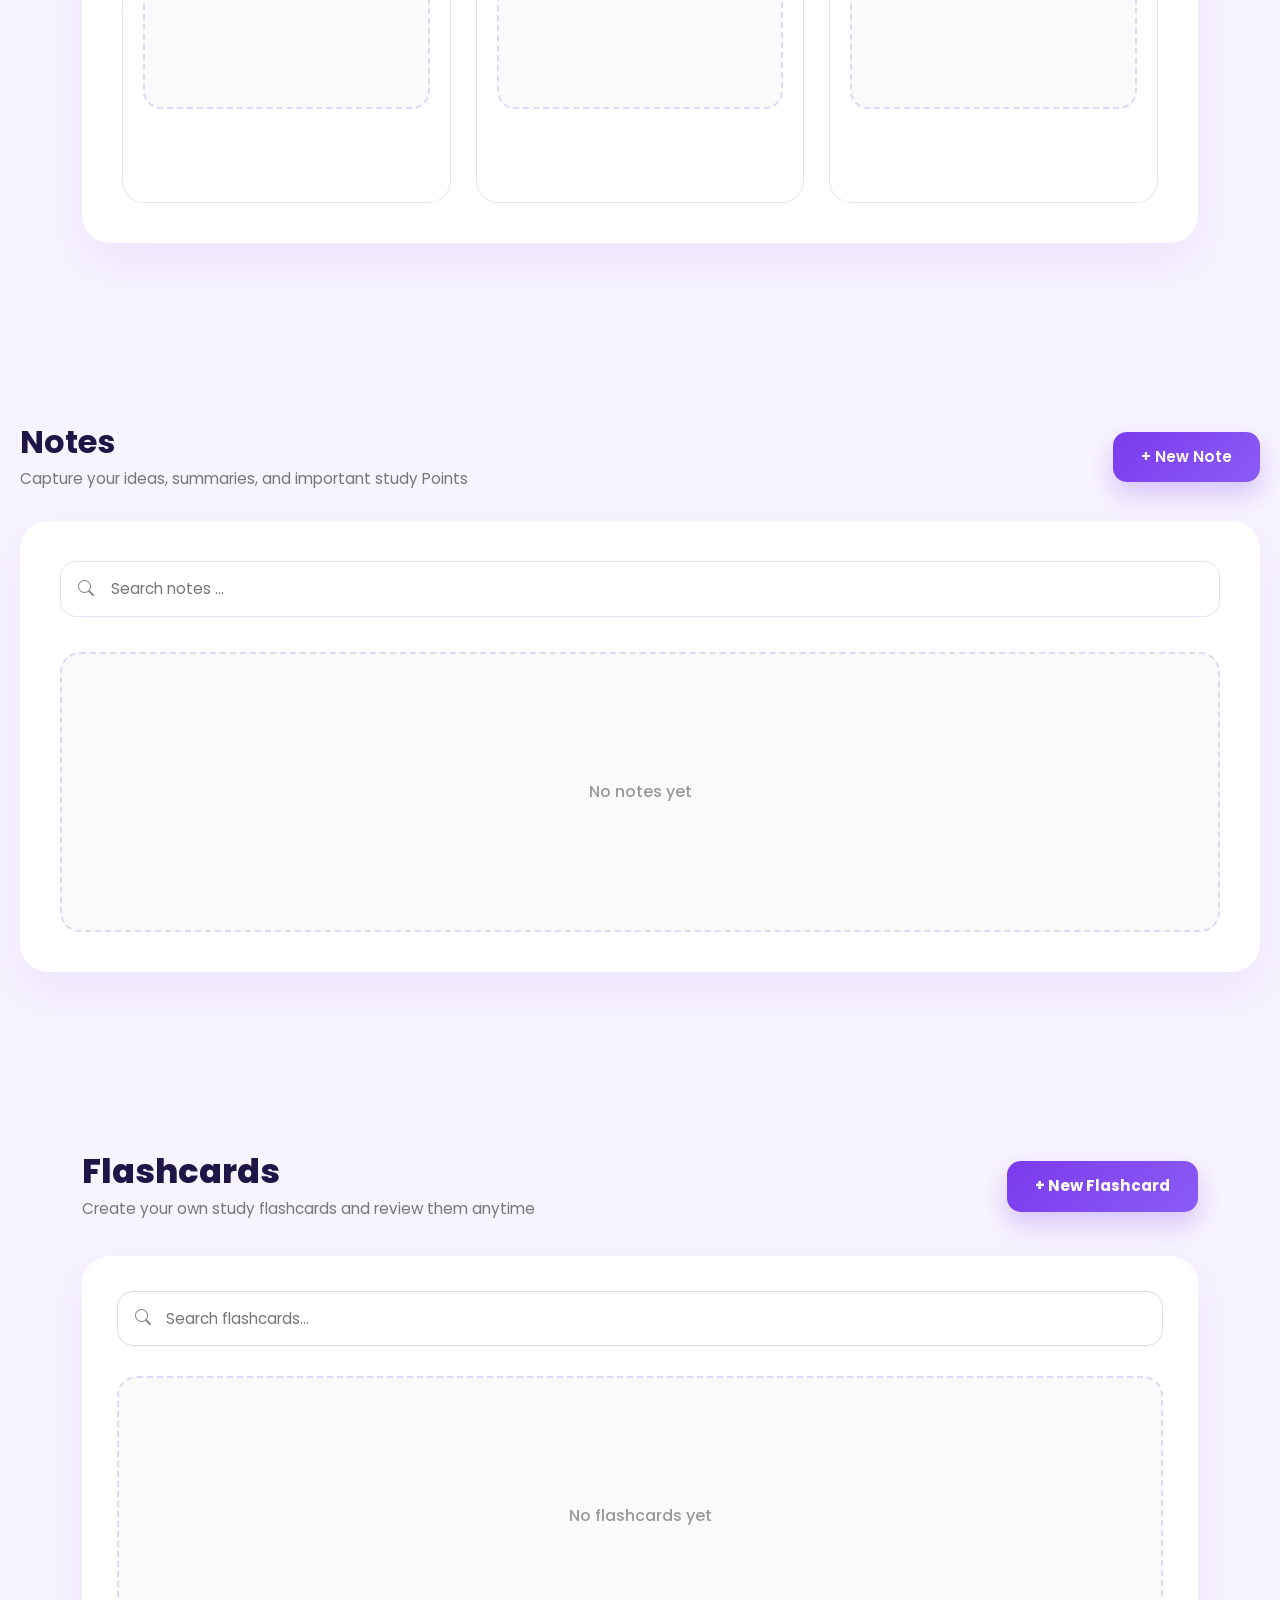
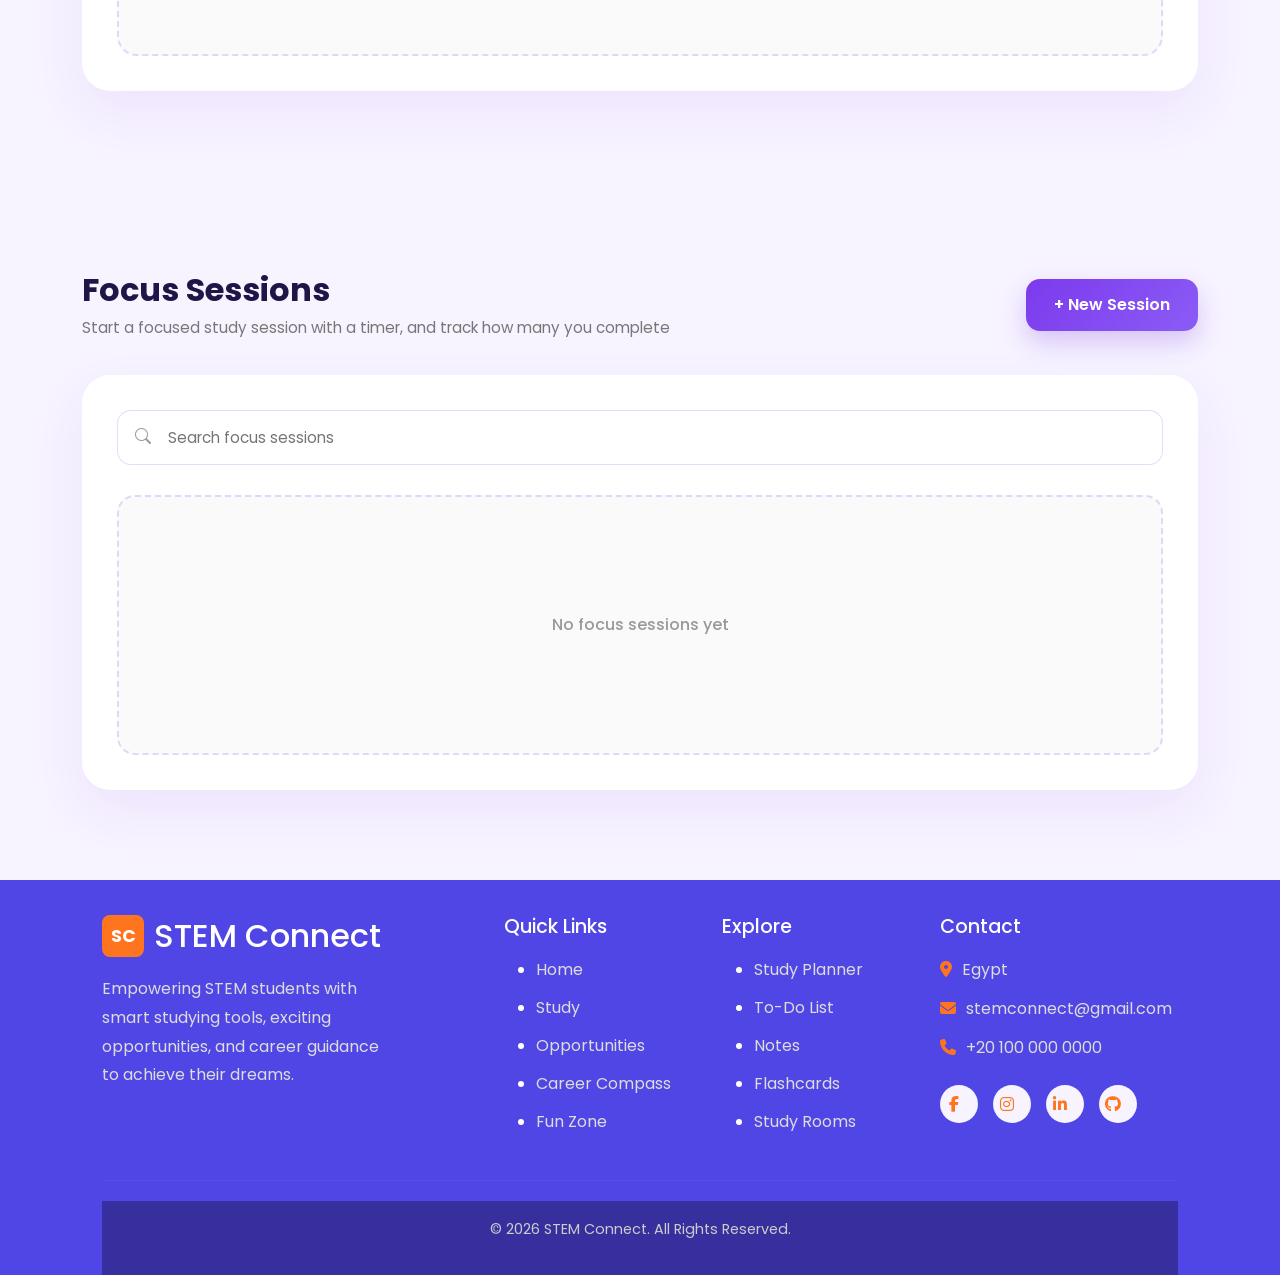
<file: study-hub.html>
<!DOCTYPE html>
<html lang="en">
<head>
    <meta charset="UTF-8">
    <meta name="viewport" content="width=device-width, initial-scale=1.0">
    <link rel="stylesheet" href="https://cdn.jsdelivr.net/npm/bootstrap@5.3.8/dist/css/bootstrap.min.css">
    <link rel="stylesheet" href="https://cdn.jsdelivr.net/npm/bootstrap-icons@1.13.1/font/bootstrap-icons.min.css">
    <link rel="stylesheet" href="https://cdnjs.cloudflare.com/ajax/libs/font-awesome/6.5.1/css/all.min.css">
    <link href="https://fonts.googleapis.com/css2?family=Poppins:wght@300;400;500;600;700;800&display=swap" rel="stylesheet">
    <link rel="stylesheet" href="study-hub.css">
    <title>STEM Connect | study</title>
</head>
<body>

<!---- navbar ---->
<nav class="navbar-custom">
    <div class="container">
        <div class="navbar-content">

            <a href="index.html" class="logo">
                <div class="logo-icon">
                    SC
                </div>
                <div class="logo-text">
                    <h2>STEM Connect</h2>
                </div>
            </a>

            <ul class="nav-links" id="navLinks">
                <li><a href="index.html">Home</a></li>
                <li><a href="study-hub.html" class="active">Study</a></li>
                <li><a href="opportunities.html">Opportunities</a></li>
                <li><a href="career.html">Career Compass</a></li>
                <li><a href="fun-zone.html">Fun Zone</a></li>
                <li><a href="#" class="nav-disabled">STEM Calendar</a></li>
            </ul>

            <div class="nav-icons">
                <button class="nav-hamburger" id="navHamburger" aria-label="Open navigation" aria-expanded="false">
                    <i class="bi bi-list"></i>
                </button>

                <a href="#">
                    <i class="bi bi-search"></i>
                </a>
                <div id="authArea">
                    <a href="login.html" id="guestAuthLink">
                        <i class="bi bi-person-circle"></i>
                    </a>
                </div>
            </div>
        </div>
    </div>
</nav>

<!---- hero section ---->
<section class="study-hero">
    <div class="container-xxl">
        <div class="row align-items-center">

            <div class="col-lg-7 hero-content">
                <span class="hero-tag"> Study Dashboard</span>
                <h1>Organize your studies, stay focused, and <br> achieve more.</h1>
                <p>Plan your study sessions, manage tasks, review notes, practice with <br>flashcards, and run focused study sessions - all in one place</p>
                <a href="#planner" class="start-btn">Start Planning</a>
            </div>

            <div class="col-lg-5">
                <div class="overview-card">
                    <h3>Today's Overview</h3>
                    <div class="overview-item">
                        <span>Study Sessions</span>
                        <strong>5</strong>
                    </div>
                    <div class="overview-item">
                        <span>Tasks</span>
                        <strong>3</strong>
                    </div>
                    <div class="overview-item">
                        <span>Notes</span>
                        <strong>2</strong>
                    </div>
                    <div class="overview-item">
                        <span>Focus Sessions</span>
                        <strong>2 Done</strong>
                    </div>
                    <div class="progress-area">
                        <div class="progress-text">
                            <span>Today's Progress</span>
                            <span>60%</span>
                        </div>
                        <div class="progress">
                            <div class="progress-bar"></div>
                        </div>
                    </div>
                </div>
            </div>
        </div>
    </div>
</section>

<!---- Study Planner ---->
<section class="study-planner" id="planner">
    <div class="container">
        <div class="planner-header">
            <div class="planner-header-text">
                <h2>Study Planner</h2>
                <p>Plan your study sessions and stay on track throughout the week</p>
            </div>
            <button class="add-session-btn" id="open-modal-btn">
                + Add Session
            </button>
        </div>
        <div class="planner-box">
            <div class="days-tabs">
                <button class="day active" data-day="Mon">Mon</button>
                <button class="day" data-day="Tue">Tue</button>
                <button class="day" data-day="Wed">Wed</button>
                <button class="day" data-day="Thu">Thu</button>
                <button class="day" data-day="Fri">Fri</button>
                <button class="day" data-day="Sat">Sat</button>
                <button class="day" data-day="Sun">Sun</button>
            </div>
            <div class="sessions-container" id="sessions-container">
                <small id="text">Your sessions will be displayed here.</small>
            </div>
        </div>
    </div>
</section>

<div class="modal" id="session-modal">
    <div class="modal-content">
        <div class="modal-header">
            <h3>Add Study Session</h3>
            <button class="close-btn" id="close-modal-btn">&times;</button>
        </div>
        <form class="session-form">
            <div class="form-group">
                <label>Subject</label>
                <select>
                    <option selected disabled>Select Subject</option>
                    <option>Mathematics</option>
                    <option>Mechanics</option>
                    <option>Physics</option>
                    <option>Chemistry</option>
                    <option>Biology</option>
                    <option>Earth Science</option>
                    <option>Arabic</option>
                    <option>English</option>
                    <option>German</option>
                    <option>French</option>
                    <option>Religion</option>
                    <option>CS</option>
                </select>
            </div>
            <div class="form-group">
                <label>Date</label>
                <input type="date" id="date">
            </div>
            <div class="time-row">
                <div class="form-group">
                    <label>Start Time</label>
                    <input type="time">
                </div>
                <div class="form-group">
                    <label>End Time</label>
                    <input type="time">
                </div>
            </div>
            <div class="form-group">
                <label>Topic/Chapter</label>
                <input type="text" placeholder="Example: Chapter 3">
            </div>
            <div class="form-buttons">
                <button type="button" class="cancel-btn" id="cancel-btn">Cancel</button>
                <button type="submit" class="save-btn" id="add-btn">Add Session</button>
            </div>
        </form>
    </div>
</div>

<!----To-Do-List---->
<section class="todo-section" id="todo">
    <div class="container">
        <div class="todo-header">
            <div class="todo-header-text">
                <h2>To-Do-List</h2>
                <p>Manage your daily tasks and stay productive</p>
            </div>
            <button class="add-task-btn" id="open-todo-modal">
                + Add Task
            </button>
        </div>
        <div class="todo-box">
            <div class="todo-column high">
                <div class="priority-title high-title">
                    <i class="bi bi-circle-fill"></i>
                    High Priority
                </div>
                <div id="highTasks">
                    <div class="empty-task">
                        No tasks yet
                    </div>
                </div>
            </div>
            <div class="todo-column medium">
                <div class="priority-title medium-title">
                    <i class="bi bi-circle-fill"></i>
                    Medium Priority
                </div>
                <div id="mediumTasks">
                    <div class="empty-task">
                        No tasks yet
                    </div>
                </div>
            </div>
            <div class="todo-column low">
                <div class="priority-title low-title">
                    <i class="bi bi-circle-fill"></i>
                    Low Priority
                </div>
                <div id="lowTasks">
                    <div class="empty-task">
                        No tasks yet
                    </div>
                </div>
            </div>
        </div>
    </div>
</section>

<div class="modal-todo" id="todo-modal">
    <div class="todo-modal-content">
        <div class="todo-modal-header">
            <h3>Add New Task</h3>
            <button class="todo-close-btn" id="close-todo-modal-btn">&times;</button>
        </div>
        <form class="todo-task-form">
            <div class="todo-form-group">
                <label>Task Title</label>
                <input type="text" id="todo-title" placeholder="Example: Finish Physics Homework">
            </div>
            <div class="todo-form-group">
                <label>Due Date</label>
                <input type="date" id="todo-date">
            </div>
            <div class="todo-form-group">
                <label>Priority</label>
                <select id="todo-priority">
                    <option selected disabled>Select Priority</option>
                    <option value="high">High Priority</option>
                    <option value="medium">Medium Priority</option>
                    <option value="low">Low Priority</option>
                </select>
            </div>
            <div class="todo-form-group">
                <label>Description</label>
                <textarea id="todo-description" rows="4" placeholder="Write a short description..."></textarea>
            </div>
            <div class="todo-form-btns">
                <button type="button" class="todo-cancel-btn" id="cancel-todo-btn">Cancel</button>
                <button type="submit" class="todo-save-btn">Add Task</button>
            </div>
        </form>
    </div>
</div>

<!---- Notes ---->
<section class="notes-sec" id="notes">
    <div class="container">
        <div class="notes-header">
            <div>
                <h2>Notes</h2>
                <p>Capture your ideas, summaries, and important study Points</p>
            </div>
            <button class="add-note-btn" id="open-note-modal">+ New Note</button>
        </div>
        <div class="notes-box">
            <div class="notes-search">
                <i class="bi bi-search"></i>
                <input type="text" id="search-note" placeholder="Search notes ...">
            </div>
            <div class="notes-container" id="notes-container">
                <div class="empty-notes">
                    No notes yet
                </div>
            </div>
        </div>
    </div>
</section>

<div class="notes-modal" id="notes-modal">
    <div class="notes-modal-content">
        <div class="notes-modal-header">
            <h3>Add New Note</h3>
            <button class="notes-close-btn" id="close-note-modal">&times;</button>
        </div>
        <form class="notes-form" id="notes-form">
            <div class="notes-form-group">
                <label>Title</label>
                <input type="text" id="note-title" placeholder="Example: Newton's Laws">
            </div>
            <div class="notes-form-group">
                <label>Subject</label>
                <select id="note-subject">
                    <option selected disabled>Select Subject</option>
                    <option>Mathematics</option>
                    <option>Mechanics</option>
                    <option>Physics</option>
                    <option>Chemistry</option>
                    <option>Biology</option>
                    <option>Earth Science</option>
                    <option>English</option>
                    <option>Arabic</option>
                    <option>German</option>
                    <option>French</option>
                    <option>Religion</option>
                    <option>CS</option>
                </select>
            </div>
            <div class="notes-form-group">
                <label>Note</label>
                <textarea  id="note-content" rows="7" placeholder="Write your note here ..."></textarea>
            </div>
            <div class="notes-form-btns">
                <button type="button" class="notes-cancel-btn" id="cancel-note-btn">Cancel</button>
                <button type="submit" class="notes-save-btn">Save Note</button>
            </div>
        </form>
    </div>
</div>

<!---- Flashcards ---->
<section class="flashcards-sec" id="flashcards">
    <div class="container">
        <div class="flashcards-header">
            <div class="flashcards-header-text">
                <h2>Flashcards</h2>
                <p>Create your own study flashcards and review them anytime</p>
            </div>
            <button class="add-flashcard-btn" id="open-flashcard-modal">
                + New Flashcard
            </button>
        </div>
        <div class="flashcards-box">
            <div class="flashcards-search">
                <i class="bi bi-search"></i>
                <input type="text" id="search-flashcard" placeholder="Search flashcards...">
            </div>
            <div class="flashcards-container" id="flashcards-container">
                <div class="empty-flashcards">
                    No flashcards yet
                </div>
            </div>
        </div>
    </div>
</section>

<div class="flashcards-modal" id="flashcards-modal">
    <div class="flashcards-modal-content">
        <div class="flashcards-modal-header">
            <h3>Add New Flashcard</h3>
            <button class="flashcards-close-btn" id="close-flashcard-modal">&times;</button>
        </div>
        <form class="flashcards-form" id="flashcards-form">
            <div class="flashcards-form-group">
                <label>Subject</label>
                <select id="flashcard-subject">
                    <option selected disabled>Select Subject</option>
                    <option>Mathematics</option>
                    <option>Mechanics</option>
                    <option>Physics</option>
                    <option>Chemistry</option>
                    <option>Biology</option>
                    <option>Earth Science</option>
                    <option>English</option>
                    <option>Arabic</option>
                    <option>German</option>
                    <option>French</option>
                    <option>Religion</option>
                    <option>CS</option>
                </select>
            </div>
            <div class="flashcards-form-group">
                <label>Question</label>
                <textarea id="flashcard-question" rows="4" placeholder="Write your question..."></textarea>
            </div>
            <div class="flashcards-form-group">
                <label>Answer</label>
                <textarea id="flashcard-answer" rows="5" placeholder="Write the answer..."></textarea>
            </div>
            <div class="flashcards-form-btns">
                <button type="button" class="flashcards-cancel-btn" id="cancel-flashcard-btn">Cancel</button>
                <button type="submit" class="flashcards-save-btn">Save Flashcard</button>
            </div>
        </form>
    </div>
</div>

<!---- Focus Sessions ---->
<section class="study-rooms-sec" id="focus-sessions">
    <div class="container">
        <div class="study-rooms-header">
            <div>
                <h2>Focus Sessions</h2>
                <p>Start a focused study session with a timer, and track how many you complete</p>
            </div>
            <button class="create-room-btn" id="open-room-modal">
                + New Session
            </button>
        </div>
        <div class="study-rooms-box">
            <div class="room-search">
                <i class="bi bi-search"></i>
                <input type="text" id="search-room" placeholder="Search focus sessions">
            </div>
            <div class="rooms-container" id="rooms-container">
                <div class="empty-rooms">
                    No focus sessions yet
                </div>
            </div>
        </div>
    </div>
</section>

<div class="room-modal" id="room-modal">
    <div class="room-modal-content">
        <div class="room-modal-header">
            <h3>Start a Focus Session</h3>
            <button class="room-close-btn" id="close-room-modal">&times;</button>
        </div>
        <form class="room-form" id="room-form">
            <div class="room-form-group">
                <label>Session Name</label>
                <input type="text" id="room-name" placeholder="Example: Physics Revision">
            </div>
            <div class="room-form-group">
                <label>Subject</label>
                <select id="room-subject">
                    <option selected disabled>Select Subject</option>
                    <option>Mathematics</option>
                    <option>Mechanics</option>
                    <option>Physics</option>
                    <option>Chemistry</option>
                    <option>Biology</option>
                    <option>Earth Science</option>
                    <option>English</option>
                    <option>Arabic</option>
                    <option>German</option>
                    <option>French</option>
                    <option>Religion</option>
                    <option>CS</option>
                </select>
            </div>
            <div class="room-form-group">
                <label>Duration</label>
                <select id="room-duration">
                    <option selected disabled>Select Duration</option>
                    <option value="15">15 minutes</option>
                    <option value="25">25 minutes (Pomodoro)</option>
                    <option value="45">45 minutes</option>
                    <option value="60">60 minutes</option>
                </select>
            </div>
            <div class="room-form-group">
                <label>Goal</label>
                <textarea id="room-description" rows="5" placeholder="What do you want to achieve in this session ..."></textarea>
            </div>
            <div class="room-form-btns">
                <button type="button" class="room-cancel-btn" id="cancel-room-btn">Cancel</button>
                <button  type="submit" class="room-save-btn">Create Session</button>
            </div>
        </form>
    </div>
</div>


<!-- ---- Footer ---- -->
<footer class="footer">
    <div class="footer-container">
        <div class="footer-about">
            <div class="footer-logo">
                <div class="logo-box">SC</div>
                <h2>STEM Connect</h2>
            </div>
            <p>Empowering STEM students with smart studying tools, exciting opportunities, and career guidance to achieve their dreams.</p>
        </div>

        <div class="footer-links">
            <h3>Quick Links</h3>
            <ul>
                <li><a href="index.html">Home</a></li>
                <li><a href="study-hub.html">Study</a></li>
                <li><a href="opportunities.html">Opportunities</a></li>
                <li><a href="career.html">Career Compass</a></li>
                <li><a href="fun-zone.html">Fun Zone</a></li>
            </ul>
        </div>

        <div class="footer-links">
            <h3>Explore</h3>
            <ul>
                <li><a href="#planner">Study Planner</a></li>
                <li><a href="#todo">To-Do List</a></li>
                <li><a href="#notes">Notes</a></li>
                <li><a href="#flashcards">Flashcards</a></li>
                <li><a href="#focus-sessions">Study Rooms</a></li>
            </ul>
        </div>

        <div class="footer-contact">
            <h3>Contact</h3>
            <p><i class="fa-solid fa-location-dot"></i>Egypt</p>
            <p><i class="fa-solid fa-envelope"></i>stemconnect@gmail.com</p>
            <p><i class="fa-solid fa-phone"></i>+20 100 000 0000</p>
            <div class="social-icons">
                <a href="#"><i class="fa-brands fa-facebook-f"></i></a>
                <a href="#"><i class="fa-brands fa-instagram"></i></a>
                <a href="#"><i class="fa-brands fa-linkedin-in"></i></a>
                <a href="#"><i class="fa-brands fa-github"></i></a>
            </div>
        </div>
    </div>

    <hr>

    <div class="footer-bottom">
        <p>&copy; 2026 STEM Connect. All Rights Reserved.</p>
    </div>
</footer>

<script>
document.addEventListener("DOMContentLoaded", function () {
    document.querySelectorAll(".nav-disabled, .footer-disabled").forEach(function (link) {
        link.addEventListener("click", function (e) {
            e.preventDefault();
        });
    });

    const authArea = document.getElementById("authArea");
    if (!authArea) return;
    const currentUser = JSON.parse(localStorage.getItem("currentUser"));
    if (!currentUser) return;
    const initial = (currentUser.name || "U").charAt(0).toUpperCase();

    authArea.innerHTML = `
        <div class="user-menu">
            <button class="user-btn" id="userMenuBtn" type="button" data-tooltip="${currentUser.name}">
                <span class="user-avatar">${initial}</span>
            </button>
            <div class="user-dropdown" id="userDropdown">
                <a href="#" id="logoutBtn">
                    <i class="bi bi-box-arrow-right"></i> Logout
                </a>
            </div>
        </div>
    `;

    const userMenuBtn = document.getElementById("userMenuBtn");
    const userDropdown = document.getElementById("userDropdown");
    const logoutBtn = document.getElementById("logoutBtn");

    userMenuBtn.addEventListener("click", function (e) {
        e.stopPropagation();
        userDropdown.classList.toggle("show");
    });

    logoutBtn.addEventListener("click", function (e) {
        e.preventDefault();
        localStorage.removeItem("currentUser");
        window.location.href = "login.html";
    });

    window.addEventListener("click", function (e) {
        if (!e.target.closest("#authArea")) {
            userDropdown.classList.remove("show");
        }
    });
});
</script>

<script>
(function () {
    var btn      = document.getElementById('navHamburger');
    var navLinks = document.getElementById('navLinks');
    if (!btn || !navLinks) return;

    function open()  { navLinks.classList.add('nav-open');    btn.setAttribute('aria-expanded', 'true');  btn.querySelector('i').className = 'bi bi-x-lg'; }
    function close() { navLinks.classList.remove('nav-open'); btn.setAttribute('aria-expanded', 'false'); btn.querySelector('i').className = 'bi bi-list'; }

    btn.addEventListener('click', function (e) {
        e.stopPropagation();
        navLinks.classList.contains('nav-open') ? close() : open();
    });

    document.addEventListener('click', function (e) {
        if (!navLinks.contains(e.target) && !btn.contains(e.target)) close();
    });

    document.addEventListener('keydown', function (e) {
        if (e.key === 'Escape') close();
    });

    navLinks.querySelectorAll('a').forEach(function (a) {
        a.addEventListener('click', close);
    });
})();
</script>

<script src="https://cdn.jsdelivr.net/npm/bootstrap@5.3.8/dist/js/bootstrap.bundle.min.js"></script>
<script src="study-hub.js"></script>
</body>
</html>
</file>
<file: index.css>
*{
    margin: 0;
    padding: 0;
    box-sizing: border-box;
    font-family: Poppins, sans-serif;
}

body{
    margin: 0;
}

/* ---------- Navbar ---------- */

.navbar-custom{
    position: sticky;
    top: 20px;
    z-index: 1000;
    margin: 20px auto;
    padding: 0 20px;
}

.navbar-content{
    position: relative;
    min-height: 95px;
    display: flex;
    justify-content: space-between;
    align-items: center;
    background: rgba(255,255,255,.85);
    backdrop-filter: blur(20px);
    border-radius: 24px;
    padding: 0 35px;
    box-shadow: 0 10px 35px rgba(37,99,235,.08);
}

.logo{
    display:flex;
    align-items:center;
    gap:15px;
    text-decoration:none;
}

.logo-icon{
    width:55px;
    height:55px;
    display:flex;
    justify-content:center;
    align-items:center;
    border-radius:16px;
    background:linear-gradient(135deg,#2563EB,#7C3AED);
    color:white;
    font-size:20px;
    font-weight:700;
}

.logo-text h2{
    margin:0;
    color:#1F2937;
    font-size:24px;
    font-weight:700;
}

.logo-text p{
    margin:0;
    color:#6B7280;
    font-size:12px;
}

.nav-links{
    display:flex;
    align-items:center;
    gap:8px;
    list-style:none;
    margin:0;
    padding:8px;
    background:#F8FAFC;
    border:1px solid #E5E7EB;
    border-radius:18px;
}

.nav-links a{
    text-decoration:none;
    color:#4B5563;
    font-size:16px;
    font-weight:600;
    padding:12px 18px;
    border-radius:12px;
    transition:.3s;
}

.nav-links a:hover{
    background:#EEF2FF;
    color:#2563EB;
}

.nav-links a.active{
    background:linear-gradient(135deg,#2563EB,#7C3AED);
    color:white;
}

.nav-links a.nav-disabled{
    color:#B0B7C3;
    cursor:default;
}

.nav-links a.nav-disabled:hover{
    background:transparent;
    color:#B0B7C3;
}

.nav-icons{
    display:flex;
    gap:12px;
}

.nav-icons a{
    width:46px;
    height:46px;
    border-radius:14px;
    display:flex;
    justify-content:center;
    align-items:center;
    text-decoration:none;
    background:#F8FAFC;
    color:#4B5563;
    transition:.3s;
}

.nav-icons a:hover{
    background:#2563EB;
    color:white;
    transform:translateY(-3px);
}

.user-menu{
    position:relative;
}

.user-btn{
    background:transparent;
    border:none;
    padding:0;
    cursor:pointer;
    display:flex;
    position:relative;
}

.user-avatar{
    width:46px;
    height:46px;
    border-radius:14px;
    background:linear-gradient(135deg,#2563EB,#7C3AED);
    color:#fff;
    display:flex;
    align-items:center;
    justify-content:center;
    font-weight:700;
    font-size:18px;
    transition:.3s;
}

.user-btn:hover .user-avatar{
    transform:translateY(-3px);
}

.user-btn::after{
    content:attr(data-tooltip);
    position:absolute;
    bottom:calc(100% + 10px);
    left:50%;
    transform:translateX(-50%);
    background:#1F2937;
    color:#fff;
    font-size:12px;
    font-weight:600;
    padding:6px 12px;
    border-radius:8px;
    white-space:nowrap;
    opacity:0;
    visibility:hidden;
    transition:.2s;
    pointer-events:none;
    z-index:1200;
}

.user-btn:hover::after{
    opacity:1;
    visibility:visible;
}

.user-dropdown{
    position:absolute;
    top:calc(100% + 12px);
    right:0;
    background:#fff;
    border-radius:16px;
    box-shadow:0 15px 35px rgba(0,0,0,.12);
    padding:8px;
    min-width:160px;
    display:none;
    z-index:1100;
}

.user-dropdown.show{
    display:block;
}

.user-dropdown a{
    display:flex;
    align-items:center;
    gap:10px;
    padding:12px;
    border-radius:10px;
    color:#374151;
    text-decoration:none;
    font-size:14px;
    font-weight:500;
    transition:.2s;
}

.user-dropdown a:hover{
    background:#FEE2E2;
    color:#DC2626;
}

.nav-hamburger{
    display:none;
    align-items:center;
    justify-content:center;
    width:46px;
    height:46px;
    border:none;
    border-radius:14px;
    background:#F8FAFC;
    color:#1F2937;
    font-size:22px;
    cursor:pointer;
    transition:.3s;
}

.nav-hamburger:hover{ background:#EEF2FF; color:#2563EB; }

@media (max-width: 992px) {

    .nav-hamburger{ display:flex; }

    .nav-links {
        position: absolute;
        top: calc(100% + 12px);
        left: 20px;
        right: 20px;
        background: #fff;
        flex-direction: column;
        align-items: stretch;
        gap: 6px;
        padding: 14px;
        border-radius: 18px;
        box-shadow: 0 20px 45px rgba(0,0,0,.12);
        display: none;
        z-index: 1050;
    }

    .nav-links a{ text-align: center; }

    .nav-links.nav-open {
        display: flex;
    }
}

/* ---- Hero Section ---- */

.hero {
    padding: 30px 8%;
    background: #F7F3FF;
}

.hero .row{
    min-height: auto;
    display: flex;
    align-items: flex-start;   
    padding: 40px 0;
}
.hero-content {
    padding-left: 40px;
    padding-right: 30px;
    padding-top: 20px;
}

.hero-badge {
    display: inline-flex;
    align-items: center;
    gap: 10px;
    background: white;
    color: #7C3AED;
    padding: 12px 22px;
    border-radius: 50px;
    border: 2px solid #E4D5FF;
    font-weight: 600;
    margin-bottom: 30px;
}

.hero-content h1 {
    font-size: 56px;
    font-weight: 700;
    color: #1F2937;
    line-height: 1.15;
    margin-bottom: 20px;
}

.hero-content h1 span {
    color: #2563EB;
}

.hero-text {
    color: #6B7280;
    font-size: 19px;
    line-height: 1.8;
    margin-bottom: 30px;
    max-width: 500px;
}

.hero-list {
    display: flex;
    flex-direction: column;
    gap: 16px;
    margin-bottom: 35px;
}

.hero-list div {
    display: flex;
    align-items: center;
    gap: 12px;
    font-size: 18px;
    color: #374151;
    font-weight: 500;
}

.hero-list i {
    color: #2563EB;
    font-size: 20px;
}

.hero-buttons {
    display: flex;
    gap: 18px;
    margin-top: 15px;
}

.login-btn {
    text-decoration: none;
    background: linear-gradient(135deg, #2563EB, #7C3AED);
    color: white;
    padding: 16px 36px;
    border-radius: 50px;
    font-weight: 600;
    transition: 0.3s;
}

.login-btn:hover {
    color: white;
    transform: translateY(-3px);
}

.explore-btn {
    text-decoration: none;
    border: 2px solid #2563EB;
    color: #2563EB;
    padding: 16px 36px;
    border-radius: 50px;
    font-weight: 600;
    transition: 0.3s;
}

.explore-btn:hover {
    background: #EEF4FF;
    color: #2563EB;
}

.hero-image-box {
    display: flex;
    justify-content: flex-end;
    align-items: center;
    padding-left: 40px;
}

.hero-image {
    width: 100%;
    max-width: 620px;
    height: auto;
}

@media (max-width: 992px) {
    .hero {
        text-align: center;
    }

    .hero-content {
        padding-right: 0;
        margin-bottom: 50px;
    }

    .hero-buttons {
        justify-content: center;
    }

    .hero-list {
        align-items: center;
    }

    .hero-content h1 {
        font-size: 42px;
    }
}

/* ---- Why Choose STEM Connect ---- */

.features-section{
    padding: 100px 8%;
    background: #ffffff;
}

.section-title{
    text-align: center;
    margin-bottom: 60px;
    font-weight: 600;
}

.section-title h2{
    font-size: 2.6rem;
    font-weight: 700;
    color: #222;
    margin-bottom: 15px;
}

.section-title p{
    max-width: 650px;
    margin: auto;
    color: #666;
    line-height: 1.8;
    font-size: 1rem;
}

.features-grid{
    display: grid;
    grid-template-columns: repeat(3,1fr);
    gap: 30px;
}

.feature-card{
    background:#F7F3FF;
    border:none;
    border-radius:30px;
    padding:35px;
    text-align:center;
    transition:.35s ease;
    box-shadow:0 12px 30px rgba(123,97,255,.08);
    position:relative;
}

.card-soon-tag{
    position:absolute;
    top:20px;
    right:20px;
    background:#7C3AED;
    color:#fff;
    font-size:11px;
    font-weight:700;
    padding:5px 12px;
    border-radius:20px;
    text-transform:uppercase;
    letter-spacing:.3px;
}

.feature-card:hover{
    transform:translateY(-10px);
    box-shadow:0 20px 45px rgba(123,97,255,.15);
}

.feature-icon{
    width:80px;
    height:80px;
    margin:0 auto 25px;
    background:#FFFFFF;
    border-radius:50%;
    display:flex;
    justify-content:center;
    align-items:center;
    box-shadow:0 8px 20px rgba(123,97,255,.12);
}

.feature-icon i{
    font-size:34px;
    color:#FF751F;
}

.feature-card h3{
    font-size:1.45rem;
    color:#222;
    margin-bottom:15px;
}

.feature-card p{
    color:#666;
    line-height:1.8;
    margin-bottom:25px;
    font-size:.96rem;
}

.feature-tags{
    display:flex;
    flex-direction:column;
    gap:12px;
}

.feature-tags span{
    width:100%;
    padding:12px;
    border-radius:14px;
    background:rgba(255,255,255,.7);
    color:#555;
    font-weight:500;
    transition:.3s ease;
    cursor:pointer;
}

.feature-tags span:hover{
    background:#FF751F;
    color:#fff;
    transform:translateX(8px);
}

@media(max-width:991px){
    .features-grid{
        grid-template-columns:repeat(2,1fr);
    }
}

@media(max-width:768px){
    .features-grid{
        grid-template-columns:1fr;
    }
    .section-title h2{
        font-size:2rem;
    }
}

.reviews-section{
    padding:100px 8%;
    background:#F7F3FF;
}

.rating-summary{
    width: 100%;
    max-width: 700px;
    margin: 50px auto;
    border-radius: 22px;
    padding: 25px 40px;
    display: flex;
    justify-content: space-between;
    align-items: center;
    background: #FFFFFF;
    border: 2px solid #FF751F;
    box-shadow: 0 15px 35px rgba(255,117,31,.15);
}

.rating-summary h1{
    font-size:3rem;
    color:#FF751F;
    margin-bottom:10px;
}

.rating-summary p{
    color:#666;
    font-size:.95rem;
}

.rating-score h1{
    font-size:3.2rem;
    color:#FF751F;
    margin-bottom:5px;
}

.rating-score span{
    color:#FFD43B;
    font-size:1.2rem;
}

.rating-text{
    text-align:left;
}

.rating-text h3{
    font-size:1.4rem;
    color:#222;
    margin-bottom:8px;
}

.rating-text p{
    color:#666;
}

.reviews-content{
    display:grid;
    grid-template-columns:2fr 1fr;
    gap:40px;
    align-items:start;
}

.reviews-cards{
    display:grid;
    grid-template-columns:repeat(2,1fr);
    gap:25px;
}

.review-card:last-child{
    grid-column:span 2;
}

/* ---------- Review Card ---------- */

.review-card{
    background:#FFFFFF;
    padding:28px;
    border-radius:28px;
    box-shadow:0 12px 30px rgba(0,0,0,.08);
    transition:.35s ease;
}

.review-card:hover{
    transform:translateY(-8px);
    box-shadow:0 20px 45px rgba(0,0,0,.12);
}

.review-header{
    display:flex;
    align-items:center;
    gap:18px;
    margin-bottom:20px;
}

.avatar{
    width:60px;
    height:60px;
    border-radius:50%;
    background:#FF751F;
    color:#fff;
    font-size:1.5rem;
    font-weight:700;
    display:flex;
    justify-content:center;
    align-items:center;
}

.review-header h4{
    color:#222;
    margin-bottom:5px;
}

.review-header span{
    color:#888;
    font-size:.9rem;
}

.stars{
    color:#FFD43B;
    font-size:1.1rem;
    margin-bottom:18px;
}

.review-card p{
    color:#666;
    line-height:1.8;
}

/* ----------Review Form ---------- */

.review-form{
    background:#FFFFFF;
    padding:35px;
    border-radius:30px;
    box-shadow:0 12px 30px rgba(0,0,0,.08);
    position:sticky;
    top:100px;
}

.review-form h3{
    font-size:2rem;
    color:#222;
    margin-bottom:10px;
    font-weight: 700;
}

.review-form p{
    color:#666;
    margin-bottom:25px;
    line-height:1.7;
    font-weight: 500;
}

.review-form form{
    display:flex;
    flex-direction:column;
    gap:18px;
}

.review-form input,
.review-form select,
.review-form textarea{
    width:100%;
    padding:15px;
    border:1px solid #ddd;
    border-radius:15px;
    font-size:1rem;
    outline:none;
    transition:.3s;
    font-family:"Poppins",sans-serif;
}

.review-form textarea{
    resize:none;
}

.review-form input:focus,
.review-form select:focus,
.review-form textarea:focus{
    border-color:#FF751F;
    box-shadow:0 0 10px rgba(255,117,31,.25);
}

.review-form button{
    padding:15px;
    border:none;
    border-radius:15px;
    background:#FF751F;
    color:#fff;
    font-size:1rem;
    font-weight:600;
    cursor:pointer;
    transition:.3s;
}

.review-form button:hover{
    background:#E56712;
    transform:translateY(-3px);
}

@media(max-width:991px){
    .reviews-content{
        grid-template-columns:1fr;
    }

    .reviews-cards{
        grid-template-columns:1fr 1fr;
    }

    .review-card:last-child{
        grid-column:span 2;
    }

    .review-form{
        position:static;
    }
}

@media(max-width:768px){
    .reviews-cards{
        grid-template-columns:1fr;
    }

    .review-card:last-child{
        grid-column:span 1;
    }

    .rating-summary{
        width:100%;
    }
}

/* ---- Footer ---- */
.footer{
    background: #4F46E5;
    color: #fff;
    padding: 35px 8% 0;
}

.footer-container{
    display: grid;
    grid-template-columns: 2fr 1fr 1fr 1.3fr;
    gap: 35px; 
}

.footer-logo{
    display: flex;
    align-items: center;
    gap: 10px;
    margin-bottom: 18px;
}

.logo-box{
    width: 42px;
    height: 42px;
    background: #FF751F;
    color: #fff;
    display: flex;
    align-items: center;
    justify-content: center;
    border-radius: 8px;
    font-weight: 700;
    font-size: 1.1rem;
}

.footer-about h2{
    font-size: 2rem;
    margin: 0;
}

.footer-about p{
    color: #DDD;
    line-height: 1.8;
    max-width: 280px; 
}

.footer-links h3,
.footer-contact h3{
    margin-bottom: 20px;
    font-size: 1.2rem;
}

.footer-links{
    list-style: none;
}

.footer-links li{
    margin-bottom: 14px;
}

.footer-links a{
    text-decoration: none;
    color: #DDD;
    transition: 0.3s;
}

.footer-links a:hover{
    color: #FF751F;
    padding-left: 6px;
}

.footer-links a.footer-disabled{
    color:#9993C9;
    cursor:default;
}

.footer-links a.footer-disabled:hover{
    color:#9993C9;
    padding-left:0;
}

.footer-links a:hover::after{
    opacity: 1;
    margin-left: 6px;
}

.footer-contact p{
    margin-bottom: 15px;
    color: #DDD;
}

.footer-contact i{
    color: #FF751F;
    margin-right: 10px;
}

.social-icons{
    margin-top: 25px;
    display: flex;
    gap: 15px;
}

.social-icons a{
    width: 38px;
    height: 38px;
    border-radius: 50px;
    background: #F7F3FF;
    display: flex;
    justify-content: center;
    align-items: center; 
    color: #4F46E5; 
    text-decoration: none;
    transition: 0.3s;
}

.social-icons a:hover{
    color: #fff;
    transform: translateY(-5px); 
}

.footer hr{
    border: none;
    height: 1px;
    background: rgba(255, 255, 255, 0.15);
    margin: 30px 0 0;
}

.footer-bottom{
    background: #372F9E; 
    text-align: center;
    padding: 18px 0;
    margin-top: 20px;
}

.footer-bottom p{
    color: #CCC;
    font-size: 0.9rem;
}

@media (max-width: 991px){
    .footer-container{
        grid-template-columns: 1fr 1fr;
    }
}

@media (max-width: 768px){
    .footer-container{
        grid-template-columns: 1fr;
        text-align: center;
    }
    .footer-about p{
        max-width: 100%;
    }
    .footer-logo{
        justify-content: center;
    }
    .footer-links h3::after,
    .footer-contact h3::after{
        left: 50%;
        transform: translateX(-50%);
    }
    .social-icons{
        justify-content: center;
    }
}
</file>
<file: career.css>
*{
    margin: 0;
    padding: 0;
    box-sizing: border-box;
    font-family: 'Poppins', sans-serif;
}

body{
    margin: 0;
    background-color: #ffffff;
}

/* ---------- Navbar ---------- */

.navbar-custom{
    position: sticky;
    top: 20px;
    z-index: 1000;
    margin: 20px auto;
    padding: 0 20px;
}

.navbar-content{
    min-height: 95px;
    display: flex;
    justify-content: space-between;
    align-items: center;
    background: rgba(255,255,255,.85);
    backdrop-filter: blur(20px);
    border-radius: 24px;
    padding: 0 35px;
    box-shadow: 0 10px 35px rgba(37,99,235,.08);
    position: relative;
}

.logo{
    display:flex;
    align-items:center;
    gap:15px;
    text-decoration:none;
}

.logo-icon{
    width:55px;
    height:55px;
    display:flex;
    justify-content:center;
    align-items:center;
    border-radius:16px;
    background:linear-gradient(135deg,#2563EB,#7C3AED);
    color:white;
    font-size:20px;
    font-weight:700;
}

.logo-text h2{
    margin:0;
    color:#1F2937;
    font-size:24px;
    font-weight:700;
}

.nav-links{
    display:flex;
    align-items:center;
    gap:8px;
    list-style:none;
    margin:0;
    padding:8px;
    background:#F8FAFC;
    border:1px solid #E5E7EB;
    border-radius:18px;
}

.nav-links a{
    text-decoration:none;
    color:#4B5563;
    font-size:16px;
    font-weight:600;
    padding:12px 18px;
    border-radius:12px;
    transition:.3s;
}

.nav-links a:hover{
    background:#EEF2FF;
    color:#2563EB;
}

.nav-links a.active{
    background:linear-gradient(135deg,#2563EB,#7C3AED);
    color:white;
}

.nav-links a.nav-disabled{
    color:#B0B7C3;
    cursor:default;
}

.nav-links a.nav-disabled:hover{
    background:transparent;
    color:#B0B7C3;
}

.nav-icons{
    display:flex;
    align-items:center;
    gap:12px;
}

.nav-icons a{
    width:46px;
    height:46px;
    border-radius:14px;
    display:flex;
    justify-content:center;
    align-items:center;
    text-decoration:none;
    background:#F8FAFC;
    color:#4B5563;
    transition:.3s;
}

.nav-icons a:hover{
    background:#2563EB;
    color:white;
    transform:translateY(-3px);
}

.nav-hamburger {
    display: none;
    background: #F8FAFC;
    border: 1px solid #E5E7EB;
    border-radius: 14px;
    width: 46px;
    height: 46px;
    font-size: 1.5rem;
    color: #4B5563;
    cursor: pointer;
    padding: 0;
    align-items: center;
    justify-content: center;
    transition: .3s;
}

.nav-hamburger:hover {
    background: #2563EB;
    color: white;
}

.user-menu{ position:relative; }

.user-btn{
    background:transparent;
    border:none;
    padding:0;
    cursor:pointer;
    display:flex;
    position:relative;
}

.user-avatar{
    width:46px;
    height:46px;
    border-radius:14px;
    background:linear-gradient(135deg,#2563EB,#7C3AED);
    color:#fff;
    display:flex;
    align-items:center;
    justify-content:center;
    font-weight:700;
    font-size:18px;
    transition:.3s;
}

.user-btn:hover .user-avatar{ transform:translateY(-3px); }

.user-dropdown{
    position:absolute;
    top:calc(100% + 12px);
    right:0;
    background:#fff;
    border-radius:16px;
    box-shadow:0 15px 35px rgba(0,0,0,.12);
    padding:8px;
    min-width:160px;
    display:none;
    z-index:1100;
}

.user-dropdown.show{ display:block; }

.user-dropdown a{
    display:flex;
    align-items:center;
    gap:10px;
    padding:12px;
    border-radius:10px;
    color:#374151;
    text-decoration:none;
    font-size:14px;
    font-weight:500;
    transition:.2s;
}

.user-dropdown a:hover{
    background:#FEE2E2;
    color:#DC2626;
}

@media(max-width:991px){
    .nav-hamburger {
        display: flex;
    }

    .nav-links {
        position: absolute;
        top: calc(100% + 12px);
        left: 20px;
        right: 20px;
        flex-direction: column;
        background: rgba(255, 255, 255, 0.98);
        backdrop-filter: blur(20px);
        border: 1px solid #E5E7EB;
        border-radius: 18px;
        padding: 15px;
        box-shadow: 0 15px 35px rgba(0, 0, 0, 0.12);
        display: none;
        z-index: 1050;
    }

    .nav-links.nav-open {
        display: flex;
    }

    .nav-links a {
        width: 100%;
        text-align: center;
    }
}

/* ---- Hero ---- */

.compass-hero{
    display: flex;
    justify-content: space-between;
    align-items: center;
    gap: 60px;
    padding: 70px 8% 90px;
    background: linear-gradient(180deg,#FCFAFF,#dbc9ff);
    position: relative;
    overflow: hidden;
}

.compass-hero::before{
    content: "";
    position: absolute;
    width: 700px;
    height: 700px;
    background: #d5c5ee;
    border-radius: 50%;
    right: -250px;
    top: -180px;
    filter: blur(70px);
    opacity: .4;
}

.compass-hero .hero-content{
    flex: 1;
    z-index: 2;
    max-width: 620px;
}

.hero-badge{
    display: inline-flex;
    align-items: center;
    gap: 10px;
    background: white;
    color: #7C3AED;
    padding: 12px 22px;
    border-radius: 50px;
    border: 2px solid #E4D5FF;
    font-weight: 600;
    margin-bottom: 28px;
}

.compass-hero h1{
    font-size: 58px;
    line-height: 1.15;
    color: #201547;
    margin-bottom: 22px;
    font-weight: 700;
}

.compass-hero h1 span{ color: #7C3AED; }

.compass-hero p{
    color: #666;
    font-size: 18px;
    line-height: 1.8;
    margin-bottom: 38px;
    max-width: 540px;
}

.hero-btns{
    display: flex;
    gap: 18px;
    flex-wrap: wrap;
}

.btn-primary{
    padding: 16px 34px;
    border-radius: 50px;
    background: linear-gradient(135deg,#8B5CF6,#6D28D9);
    color: white;
    text-decoration: none;
    display: inline-flex;
    align-items: center;
    gap: 10px;
    transition: .3s;
    box-shadow: 0 20px 35px rgba(124,58,237,.2);
    border: none;
    font-family: 'Poppins', sans-serif;
    font-size: 1rem;
    font-weight: 600;
    cursor: pointer;
}

.btn-primary:hover{ transform: translateY(-5px); color:#fff; }

.btn-secondary{
    padding: 16px 34px;
    border-radius: 50px;
    border: 2px solid #D8C8FF;
    color: #7C3AED;
    text-decoration: none;
    display: inline-flex;
    align-items: center;
    gap: 10px;
    background: white;
    transition: .3s;
    font-weight: 600;
}

.btn-secondary:hover{ background: #7C3AED; color: white; }

.compass-hero-visual{
    flex: 1;
    display: flex;
    justify-content: center;
    z-index: 2;
}

.compass-hero-img{
    width: 100%;
    max-width: 480px;
    height: auto;
    animation: floatImage 5s ease-in-out infinite;
}

@keyframes floatImage{ 50%{ transform: translateY(-15px); } }

@media(max-width:992px){
    .compass-hero{ flex-direction: column; text-align: center; padding-top: 50px; }
    .compass-hero h1{ font-size: 42px; }
    .compass-hero p{ margin: 0 auto 38px; }
    .hero-btns{ justify-content: center; }
    .compass-hero-visual{ margin-top: 40px; }
}

/* ---- Shared section title ---- */

.section-title{
    text-align: center;
    margin-bottom: 55px;
}

.section-title span.eyebrow{
    display: inline-block;
    color: #7C3AED;
    background: #F3EBFF;
    padding: 8px 18px;
    border-radius: 50px;
    font-weight: 600;
    font-size: .85rem;
    margin-bottom: 16px;
}

.section-title h2{
    font-size: 2.6rem;
    font-weight: 700;
    color: #201547;
    margin-bottom: 15px;
}

.section-title p{
    max-width: 650px;
    margin: auto;
    color: #666;
    line-height: 1.8;
    font-size: 1rem;
}

/* ---- Career Quiz ---- */

.quiz-section{
    padding: 100px 8%;
    background: #ffffff;
}

.quiz-card{
    max-width: 780px;
    margin: 0 auto;
    background: #F7F3FF;
    border-radius: 32px;
    padding: 45px;
    box-shadow: 0 15px 40px rgba(123,97,255,.1);
}

.quiz-progress-wrap{
    display: flex;
    align-items: center;
    gap: 16px;
    margin-bottom: 35px;
}

.quiz-progress-bar{
    flex: 1;
    height: 10px;
    background: #E4D5FF;
    border-radius: 50px;
    overflow: hidden;
}

.quiz-progress-fill{
    height: 100%;
    width: 20%;
    background: linear-gradient(135deg,#8B5CF6,#6D28D9);
    border-radius: 50px;
    transition: width .4s ease;
}

.quiz-progress-label{
    font-weight: 600;
    color: #7C3AED;
    font-size: .9rem;
    white-space: nowrap;
}

.quiz-question{
    display: none;
}

.quiz-question.active{ display: block; animation: fadeIn .4s ease; }

@keyframes fadeIn{
    from{ opacity: 0; transform: translateY(12px); }
    to{ opacity: 1; transform: translateY(0); }
}

.quiz-question h3{
    font-size: 1.5rem;
    color: #201547;
    margin-bottom: 28px;
    font-weight: 700;
}

.quiz-options{
    display: flex;
    flex-direction: column;
    gap: 14px;
}

.quiz-option{
    display: flex;
    align-items: center;
    gap: 16px;
    background: #fff;
    border: 2px solid transparent;
    border-radius: 18px;
    padding: 18px 22px;
    cursor: pointer;
    transition: .25s;
    font-weight: 500;
    color: #333;
}

.quiz-option i{
    width: 42px;
    height: 42px;
    border-radius: 12px;
    background: #F3EBFF;
    color: #7C3AED;
    display: flex;
    align-items: center;
    justify-content: center;
    font-size: 1.1rem;
    flex-shrink: 0;
}

.quiz-option:hover{
    border-color: #D8C8FF;
    transform: translateX(6px);
}

.quiz-option.selected{
    border-color: #7C3AED;
    background: #F3EBFF;
}

.quiz-nav{
    display: flex;
    justify-content: space-between;
    margin-top: 35px;
}

.quiz-nav-btn{
    padding: 13px 28px;
    border-radius: 50px;
    border: none;
    font-weight: 600;
    cursor: pointer;
    font-family: 'Poppins', sans-serif;
    transition: .3s;
}

.quiz-back-btn{
    background: #fff;
    color: #7C3AED;
    border: 2px solid #E4D5FF;
}

.quiz-back-btn:hover{ background: #F3EBFF; }
.quiz-back-btn:disabled{ opacity: .4; cursor: default; }
.quiz-back-btn:disabled:hover{ background: #fff; }

.quiz-next-btn{
    background: linear-gradient(135deg,#8B5CF6,#6D28D9);
    color: #fff;
    box-shadow: 0 15px 30px rgba(124,58,237,.22);
}

.quiz-next-btn:hover{ transform: translateY(-3px); }
.quiz-next-btn:disabled{ opacity: .5; cursor: default; transform: none; }

/* ---- Quiz Result ---- */

.quiz-result{
    display: none;
    text-align: center;
    animation: fadeIn .5s ease;
}

.quiz-result.active{ display: block; }

.result-icon{
    width: 100px;
    height: 100px;
    margin: 0 auto 25px;
    border-radius: 50%;
    display: flex;
    align-items: center;
    justify-content: center;
    color: #fff;
    font-size: 2.4rem;
}

.quiz-result h3{
    font-size: .95rem;
    color: #7C3AED;
    font-weight: 700;
    text-transform: uppercase;
    letter-spacing: .5px;
    margin-bottom: 10px;
}

.quiz-result h2{
    font-size: 2rem;
    color: #201547;
    font-weight: 700;
    margin-bottom: 18px;
}

.quiz-result p{
    color: #666;
    line-height: 1.8;
    max-width: 560px;
    margin: 0 auto 25px;
}

.result-tags{
    display: flex;
    flex-wrap: wrap;
    justify-content: center;
    gap: 10px;
    margin-bottom: 32px;
}

.result-tags span{
    background: #fff;
    padding: 10px 18px;
    border-radius: 50px;
    font-weight: 600;
    font-size: .85rem;
    color: #444;
    box-shadow: 0 6px 15px rgba(0,0,0,.05);
}

.result-actions{
    display: flex;
    justify-content: center;
    gap: 16px;
    flex-wrap: wrap;
}

.retake-btn{
    background: #fff;
    color: #7C3AED;
    border: 2px solid #E4D5FF;
    padding: 15px 30px;
    border-radius: 50px;
    font-weight: 600;
    cursor: pointer;
    font-family: 'Poppins', sans-serif;
    transition: .3s;
}

.retake-btn:hover{ background: #F3EBFF; }

/* ---- Roadmap / Career Paths ---- */

.roadmap-section{
    padding: 100px 8%;
    background: #F7F3FF;
}

.roadmap-grid{
    display: grid;
    grid-template-columns: repeat(3,1fr);
    gap: 28px;
}

.roadmap-card{
    background: #fff;
    border-radius: 28px;
    padding: 32px 30px;
    box-shadow: 0 12px 30px rgba(123,97,255,.08);
    transition: .35s ease;
    cursor: pointer;
    position: relative;
    border: 2px solid transparent;
}

.roadmap-card:hover{
    transform: translateY(-8px);
    box-shadow: 0 22px 45px rgba(123,97,255,.16);
}

.roadmap-card.matched{
    border-color: #7C3AED;
}

.roadmap-card .match-tag{
    position: absolute;
    top: -14px;
    right: 24px;
    background: linear-gradient(135deg,#8B5CF6,#6D28D9);
    color: #fff;
    font-size: .72rem;
    font-weight: 700;
    padding: 7px 16px;
    border-radius: 20px;
    text-transform: uppercase;
}

.roadmap-icon{
    width: 68px;
    height: 68px;
    border-radius: 20px;
    display: flex;
    align-items: center;
    justify-content: center;
    font-size: 1.6rem;
    color: #fff;
    margin-bottom: 22px;
}

.roadmap-icon.software{ background: linear-gradient(135deg,#3B82F6,#1D4ED8); }
.roadmap-icon.data{ background: linear-gradient(135deg,#8B5CF6,#6D28D9); }
.roadmap-icon.engineering{ background: linear-gradient(135deg,#FF9142,#FF751F); }
.roadmap-icon.medicine{ background: linear-gradient(135deg,#34D399,#16A34A); }
.roadmap-icon.business{ background: linear-gradient(135deg,#F472B6,#DB2777); }

.roadmap-card h3{
    font-size: 1.25rem;
    color: #201547;
    margin-bottom: 10px;
    font-weight: 700;
}

.roadmap-card p{
    color: #666;
    line-height: 1.7;
    font-size: .92rem;
    margin-bottom: 20px;
}

.roadmap-steps-count{
    display: flex;
    align-items: center;
    justify-content: space-between;
    padding-top: 16px;
    border-top: 1px solid rgba(124,58,237,.12);
}

.roadmap-steps-count span{
    font-size: .85rem;
    color: #888;
    font-weight: 500;
}

.roadmap-view{
    color: #7C3AED;
    font-weight: 700;
    font-size: .88rem;
    display: inline-flex;
    align-items: center;
    gap: 6px;
}

@media(max-width:991px){
    .roadmap-grid{ grid-template-columns: repeat(2,1fr); }
}

@media(max-width:768px){
    .roadmap-grid{ grid-template-columns: 1fr; }
    .section-title h2{ font-size: 2rem; }
}

/* ---- Roadmap Modal ---- */

.roadmap-modal{
    display: none;
    position: fixed;
    inset: 0;
    background: rgba(32,21,71,.55);
    backdrop-filter: blur(6px);
    z-index: 2000;
    justify-content: center;
    align-items: center;
    padding: 20px;
}

.roadmap-modal.active{ display: flex; }

.roadmap-modal-content{
    background: #fff;
    border-radius: 28px;
    width: 100%;
    max-width: 620px;
    max-height: 88vh;
    overflow-y: auto;
    position: relative;
    animation: modalFadeUp .3s ease;
}

@keyframes modalFadeUp{
    from{ opacity: 0; transform: translateY(30px); }
    to{ opacity: 1; transform: translateY(0); }
}

.roadmap-modal-banner{
    height: 150px;
    display: flex;
    align-items: center;
    gap: 18px;
    padding: 0 34px;
    border-radius: 28px 28px 0 0;
    position: relative;
    overflow: hidden;
}

.roadmap-modal-banner i{
    font-size: 2.6rem;
    color: rgba(255,255,255,.95);
    background: rgba(255,255,255,.18);
    width: 76px;
    height: 76px;
    border-radius: 20px;
    display: flex;
    align-items: center;
    justify-content: center;
    flex-shrink: 0;
}

.roadmap-modal-banner h2{
    color: #fff;
    font-size: 1.5rem;
    font-weight: 700;
}

.roadmap-modal-banner p{
    color: rgba(255,255,255,.85);
    font-size: .88rem;
    margin-top: 4px;
}

.roadmap-modal-close{
    position: absolute;
    top: 18px;
    right: 18px;
    width: 38px;
    height: 38px;
    border-radius: 50%;
    border: none;
    background: rgba(255,255,255,.25);
    color: #fff;
    font-size: 1.4rem;
    line-height: 1;
    cursor: pointer;
    z-index: 3;
    transition: .3s;
}

.roadmap-modal-close:hover{ background: rgba(255,255,255,.4); }

.roadmap-modal-body{
    padding: 32px 34px 38px;
}

.roadmap-timeline{
    display: flex;
    flex-direction: column;
    gap: 0;
}

.timeline-step{
    display: flex;
    gap: 20px;
    position: relative;
    padding-bottom: 30px;
}

.timeline-step:last-child{ padding-bottom: 0; }

.timeline-marker{
    display: flex;
    flex-direction: column;
    align-items: center;
    flex-shrink: 0;
}

.timeline-dot{
    width: 38px;
    height: 38px;
    border-radius: 50%;
    background: #F3EBFF;
    color: #7C3AED;
    display: flex;
    align-items: center;
    justify-content: center;
    font-weight: 700;
    font-size: .9rem;
    flex-shrink: 0;
}

.timeline-line{
    width: 2px;
    flex: 1;
    background: #E4D5FF;
    margin: 6px 0;
}

.timeline-content h4{
    color: #201547;
    font-size: 1.05rem;
    margin-bottom: 6px;
    font-weight: 700;
}

.timeline-content p{
    color: #666;
    font-size: .9rem;
    line-height: 1.7;
}

/* ---- Skills Section ---- */

.skills-section{
    padding: 100px 8%;
    background: #fff;
}

.skills-grid{
    display: grid;
    grid-template-columns: repeat(3,1fr);
    gap: 28px;
}

.skill-card{
    background: #F7F3FF;
    border-radius: 26px;
    padding: 32px;
    transition: .3s ease;
}

.skill-card:hover{
    transform: translateY(-6px);
    box-shadow: 0 18px 40px rgba(123,97,255,.12);
}

.skill-card-header{
    display: flex;
    align-items: center;
    gap: 14px;
    margin-bottom: 18px;
}

.skill-card-header i{
    width: 52px;
    height: 52px;
    border-radius: 14px;
    background: #fff;
    color: #7C3AED;
    display: flex;
    align-items: center;
    justify-content: center;
    font-size: 1.3rem;
    box-shadow: 0 8px 18px rgba(123,97,255,.12);
}

.skill-card-header h3{
    font-size: 1.15rem;
    color: #201547;
    font-weight: 700;
}

.skill-tags{
    display: flex;
    flex-wrap: wrap;
    gap: 10px;
}

.skill-tags span{
    background: #fff;
    color: #555;
    padding: 8px 16px;
    border-radius: 50px;
    font-size: .84rem;
    font-weight: 500;
}

@media(max-width:991px){
    .skills-grid{ grid-template-columns: repeat(2,1fr); }
}

@media(max-width:768px){
    .skills-grid{ grid-template-columns: 1fr; }
}

/* ---- Career Tips ---- */

.tips-section{
    padding: 100px 8%;
    background: #F7F3FF;
}

.tips-grid{
    display: grid;
    grid-template-columns: repeat(3,1fr);
    gap: 26px;
}

.tip-card{
    background: #fff;
    border-radius: 24px;
    padding: 30px;
    display: flex;
    gap: 18px;
    box-shadow: 0 10px 25px rgba(123,97,255,.06);
    transition: .3s;
}

.tip-card:hover{
    transform: translateY(-6px);
    box-shadow: 0 18px 40px rgba(123,97,255,.12);
}

.tip-icon{
    width: 50px;
    height: 50px;
    border-radius: 14px;
    background: linear-gradient(135deg,#8B5CF6,#6D28D9);
    color: #fff;
    display: flex;
    align-items: center;
    justify-content: center;
    font-size: 1.2rem;
    flex-shrink: 0;
}

.tip-card h4{
    color: #201547;
    font-size: 1.05rem;
    margin-bottom: 8px;
    font-weight: 700;
}

.tip-card p{
    color: #666;
    font-size: .9rem;
    line-height: 1.7;
}

@media(max-width:991px){
    .tips-grid{ grid-template-columns: repeat(2,1fr); }
}

@media(max-width:768px){
    .tips-grid{ grid-template-columns: 1fr; }
}

/* ---- Footer ---- */
.footer{
    background: #4F46E5;
    color: #fff;
    padding: 35px 8% 0;
}

.footer-container{
    display: grid;
    grid-template-columns: 2fr 1fr 1fr 1.3fr;
    gap: 35px;
}

.footer-logo{
    display: flex;
    align-items: center;
    gap: 10px;
    margin-bottom: 18px;
}

.logo-box{
    width: 42px;
    height: 42px;
    background: #FF751F;
    color: #fff;
    display: flex;
    align-items: center;
    justify-content: center;
    border-radius: 8px;
    font-weight: 700;
    font-size: 1.1rem;
}

.footer-about h2{ font-size: 2rem; margin: 0; }

.footer-about p{
    color: #DDD;
    line-height: 1.8;
    max-width: 280px;
}

.footer-links h3,
.footer-contact h3{
    margin-bottom: 20px;
    font-size: 1.2rem;
}

.footer-links{ list-style: none; }
.footer-links li{ margin-bottom: 14px; }

.footer-links a{
    text-decoration: none;
    color: #DDD;
    transition: 0.3s;
}

.footer-links a:hover{ color: #FF751F; padding-left: 6px; }

.footer-links a.footer-disabled{ color:#9993C9; cursor:default; }
.footer-links a.footer-disabled:hover{ color:#9993C9; padding-left:0; }

.footer-contact p{ margin-bottom: 15px; color: #DDD; }
.footer-contact i{ color: #FF751F; margin-right: 10px; }

.social-icons{ margin-top: 25px; display: flex; gap: 15px; }

.social-icons a{
    width: 38px;
    height: 38px;
    border-radius: 50px;
    background: #F7F3FF;
    display: flex;
    justify-content: center;
    align-items: center;
    color: #4F46E5;
    text-decoration: none;
    transition: 0.3s;
}

.social-icons a:hover{ color: #fff; transform: translateY(-5px); }

.footer hr{
    border: none;
    height: 1px;
    background: rgba(255, 255, 255, 0.15);
    margin: 30px 0 0;
}

.footer-bottom{
    background: #372F9E;
    text-align: center;
    padding: 18px 0;
    margin-top: 20px;
}

.footer-bottom p{ color: #CCC; font-size: 0.9rem; }

@media (max-width: 991px){
    .footer-container{ grid-template-columns: 1fr 1fr; }
}

@media (max-width: 768px){
    .footer-container{ grid-template-columns: 1fr; text-align: center; }
    .footer-about p{ max-width: 100%; }
    .footer-logo{ justify-content: center; }
    .social-icons{ justify-content: center; }
}
</file>
<file: fun-zone.css>
*{
    margin: 0;
    padding: 0;
    box-sizing: border-box;
    font-family: Poppins, sans-serif;
}

body{ margin: 0; }

/* ---------- Navbar ---------- */

.navbar-custom{
    position: sticky;
    top: 20px;
    z-index: 1000;
    margin: 20px auto;
    padding: 0 20px;
}

.navbar-content{
    position: relative;
    min-height: 95px;
    display: flex;
    justify-content: space-between;
    align-items: center;
    background: rgba(255,255,255,.85);
    backdrop-filter: blur(20px);
    border-radius: 24px;
    padding: 0 35px;
    box-shadow: 0 10px 35px rgba(37,99,235,.08);
}

.logo{
    display:flex;
    align-items:center;
    gap:15px;
    text-decoration:none;
}

.logo-icon{
    width:55px;
    height:55px;
    display:flex;
    justify-content:center;
    align-items:center;
    border-radius:16px;
    background:linear-gradient(135deg,#2563EB,#7C3AED);
    color:white;
    font-size:20px;
    font-weight:700;
}

.logo-text h2{
    margin:0;
    color:#1F2937;
    font-size:24px;
    font-weight:700;
}

.nav-links{
    display:flex;
    align-items:center;
    gap:8px;
    list-style:none;
    margin:0;
    padding:8px;
    background:#F8FAFC;
    border:1px solid #E5E7EB;
    border-radius:18px;
}

.nav-links a{
    text-decoration:none;
    color:#4B5563;
    font-size:16px;
    font-weight:600;
    padding:12px 18px;
    border-radius:12px;
    transition:.3s;
}

.nav-links a:hover{ background:#EEF2FF; color:#2563EB; }

.nav-links a.active{
    background:linear-gradient(135deg,#2563EB,#7C3AED);
    color:white;
}

.nav-links a.nav-disabled{ color:#B0B7C3; cursor:default; }
.nav-links a.nav-disabled:hover{ background:transparent; color:#B0B7C3; }

.nav-hamburger{
    display:none;
    align-items:center;
    justify-content:center;
    width:46px;
    height:46px;
    border:none;
    border-radius:14px;
    background:#F8FAFC;
    color:#1F2937;
    font-size:22px;
    cursor:pointer;
    transition:.3s;
}

.nav-hamburger:hover{ background:#EEF2FF; color:#2563EB; }

@media (max-width: 992px) {

    .nav-hamburger{ display:flex; }

    .nav-links {
        position: absolute;
        top: calc(100% + 12px);
        left: 20px;
        right: 20px;
        background: #fff;
        flex-direction: column;
        align-items: stretch;
        gap: 6px;
        padding: 14px;
        border-radius: 18px;
        box-shadow: 0 20px 45px rgba(0,0,0,.12);
        display: none;
        z-index: 1050;
    }

    .nav-links a{ text-align: center; }

    .nav-links.nav-open {
        display: flex;
    }
}

.nav-icons{ display:flex; gap:12px; }

.nav-icons a{
    width:46px;
    height:46px;
    border-radius:14px;
    display:flex;
    justify-content:center;
    align-items:center;
    text-decoration:none;
    background:#F8FAFC;
    color:#4B5563;
    transition:.3s;
}

.nav-icons a:hover{ background:#2563EB; color:white; transform:translateY(-3px); }

.user-menu{ position:relative; }

.user-btn{
    background:transparent;
    border:none;
    padding:0;
    cursor:pointer;
    display:flex;
    position:relative;
}

.user-avatar{
    width:46px;
    height:46px;
    border-radius:14px;
    background:linear-gradient(135deg,#2563EB,#7C3AED);
    color:#fff;
    display:flex;
    align-items:center;
    justify-content:center;
    font-weight:700;
    font-size:18px;
    transition:.3s;
}

.user-btn:hover .user-avatar{ transform:translateY(-3px); }

.user-dropdown{
    position:absolute;
    top:calc(100% + 12px);
    right:0;
    background:#fff;
    border-radius:16px;
    box-shadow:0 15px 35px rgba(0,0,0,.12);
    padding:8px;
    min-width:160px;
    display:none;
    z-index:1100;
}

.user-dropdown.show{ display:block; }

.user-dropdown a{
    display:flex;
    align-items:center;
    gap:10px;
    padding:12px;
    border-radius:10px;
    color:#374151;
    text-decoration:none;
    font-size:14px;
    font-weight:500;
    transition:.2s;
}

.user-dropdown a:hover{ background:#FEE2E2; color:#DC2626; }

/* ---- Hero ---- */

.fun-hero{
    display: flex;
    justify-content: space-between;
    align-items: center;
    gap: 60px;
    padding: 70px 8% 90px;
    background: linear-gradient(180deg,#FCFAFF,#dbc9ff);
    position: relative;
    overflow: hidden;
}

.fun-hero::before{
    content: "";
    position: absolute;
    width: 700px;
    height: 700px;
    background: #d5c5ee;
    border-radius: 50%;
    right: -260px;
    top: -200px;
    filter: blur(70px);
    opacity: .45;
}

.fun-hero .hero-content{
    flex: 1;
    z-index: 2;
    max-width: 600px;
}

.hero-badge{
    display: inline-flex;
    align-items: center;
    gap: 10px;
    background: white;
    color: #7C3AED;
    padding: 12px 22px;
    border-radius: 50px;
    border: 2px solid #E4D5FF;
    font-weight: 600;
    margin-bottom: 28px;
}

.fun-hero h1{
    font-size: 56px;
    line-height: 1.15;
    color: #201547;
    margin-bottom: 22px;
    font-weight: 700;
}

.fun-hero h1 span{ color: #7C3AED; }

.fun-hero p{
    color: #666;
    font-size: 18px;
    line-height: 1.8;
    margin-bottom: 36px;
    max-width: 520px;
}

.hero-btns{ display: flex; gap: 18px; flex-wrap: wrap; }

.btn-primary{
    padding: 16px 34px;
    border-radius: 50px;
    background: linear-gradient(135deg,#8B5CF6,#6D28D9);
    color: white;
    text-decoration: none;
    display: inline-flex;
    align-items: center;
    gap: 10px;
    transition: .3s;
    box-shadow: 0 20px 35px rgba(124,58,237,.2);
    border: none;
    font-family: Poppins, sans-serif;
    font-size: 1rem;
    font-weight: 600;
    cursor: pointer;
}

.btn-primary:hover{ transform: translateY(-5px); color:#fff; }

.btn-secondary{
    padding: 16px 34px;
    border-radius: 50px;
    border: 2px solid #D8C8FF;
    color: #7C3AED;
    text-decoration: none;
    display: inline-flex;
    align-items: center;
    gap: 10px;
    background: white;
    transition: .3s;
    font-weight: 600;
}

.btn-secondary:hover{ background: #7C3AED; color: white; }

.fun-hero-visual{
    flex: 1;
    display: flex;
    justify-content: center;
    z-index: 2;
    position: relative;
}

.fun-orbit{ position: relative; width: 380px; height: 380px; max-width: 100%; }

.fun-orbit .orbit-center{
    position: absolute;
    top: 50%;
    left: 50%;
    transform: translate(-50%,-50%);
    width: 140px;
    height: 140px;
    border-radius: 50%;
    background: linear-gradient(135deg,#8B5CF6,#6D28D9);
    color: #fff;
    display: flex;
    flex-direction: column;
    align-items: center;
    justify-content: center;
    box-shadow: 0 25px 50px rgba(124,58,237,.3);
    font-weight: 700;
    text-align: center;
}

.orbit-center i{ font-size: 2rem; margin-bottom: 6px; }
.orbit-center span{ font-size: .82rem; }

.orbit-node{
    position: absolute;
    width: 84px;
    height: 84px;
    border-radius: 22px;
    background: #fff;
    display: flex;
    align-items: center;
    justify-content: center;
    box-shadow: 0 15px 35px rgba(0,0,0,.1);
    font-size: 1.5rem;
    animation: floatBubble 4s ease-in-out infinite;
}

@keyframes floatBubble{ 50%{ transform: translateY(-12px); } }

.orbit-node.o1{ top: -6px; left: 10%; color:#2563EB; }
.orbit-node.o2{ top: 5%; right: -10px; color:#7C3AED; animation-delay:.4s; }
.orbit-node.o3{ bottom: 5%; right: 5%; color:#16A34A; animation-delay:.8s; }
.orbit-node.o4{ bottom: -6px; left: 25%; color:#DB2777; animation-delay:1.2s; }
.orbit-node.o5{ top: 35%; left: -14px; color:#FF751F; animation-delay:1.6s; }

@media(max-width:992px){
    .fun-hero{ flex-direction: column; text-align: center; padding-top: 50px; }
    .fun-hero h1{ font-size: 40px; }
    .fun-hero p{ margin: 0 auto 36px; }
    .hero-btns{ justify-content: center; }
    .fun-hero-visual{ margin-top: 40px; }
}

/* ---- Shared section title ---- */

.section-title{ text-align: center; margin-bottom: 55px; }

.section-title span.eyebrow{
    display: inline-block;
    color: #7C3AED;
    background: #F3EBFF;
    padding: 8px 18px;
    border-radius: 50px;
    font-weight: 600;
    font-size: .85rem;
    margin-bottom: 16px;
}

.section-title h2{
    font-size: 2.6rem;
    font-weight: 700;
    color: #201547;
    margin-bottom: 15px;
}

.section-title p{
    max-width: 650px;
    margin: auto;
    color: #666;
    line-height: 1.8;
    font-size: 1rem;
}

/* ---- Games Section ---- */

.games-section{ padding: 100px 8%; background: #fff; }

.games-tabs{
    display: flex;
    justify-content: center;
    gap: 14px;
    margin-bottom: 45px;
    flex-wrap: wrap;
}

.game-tab-btn{
    display: inline-flex;
    align-items: center;
    gap: 8px;
    padding: 13px 26px;
    border-radius: 50px;
    border: 2px solid #E4D5FF;
    background: #fff;
    color: #7C3AED;
    font-weight: 600;
    font-size: .95rem;
    cursor: pointer;
    transition: .3s;
    font-family: Poppins, sans-serif;
}

.game-tab-btn:hover{ background: #F7F3FF; }

.game-tab-btn.active{
    background: linear-gradient(135deg,#8B5CF6,#6D28D9);
    color: #fff;
    border-color: transparent;
    box-shadow: 0 12px 25px rgba(124,58,237,.25);
}

.game-panel{ display: none; }
.game-panel.active{ display: block; animation: fadeIn .4s ease; }

@keyframes fadeIn{
    from{ opacity: 0; transform: translateY(12px); }
    to{ opacity: 1; transform: translateY(0); }
}

.game-box{
    max-width: 780px;
    margin: 0 auto;
    background: #F7F3FF;
    border-radius: 32px;
    padding: 40px;
    box-shadow: 0 15px 40px rgba(123,97,255,.1);
}

.game-box-header{
    display: flex;
    justify-content: space-between;
    align-items: center;
    flex-wrap: wrap;
    gap: 16px;
    margin-bottom: 30px;
}

.game-box-header h3{
    font-size: 1.4rem;
    color: #201547;
    font-weight: 700;
}

.game-stats{
    display: flex;
    gap: 14px;
}

.game-stat{
    background: #fff;
    padding: 10px 18px;
    border-radius: 14px;
    text-align: center;
    box-shadow: 0 6px 16px rgba(0,0,0,.05);
    min-width: 80px;
}

.game-stat span{ display:block; font-size: .72rem; color: #888; font-weight: 600; text-transform: uppercase; }
.game-stat strong{ font-size: 1.2rem; color: #7C3AED; }

/* ---- Memory Match ---- */

.memory-grid{
    display: grid;
    grid-template-columns: repeat(4, 1fr);
    gap: 14px;
    margin-bottom: 26px;
}

.memory-tile{
    aspect-ratio: 1/1;
    background: linear-gradient(135deg,#8B5CF6,#6D28D9);
    border-radius: 18px;
    display: flex;
    align-items: center;
    justify-content: center;
    font-size: 1.7rem;
    color: transparent;
    cursor: pointer;
    transition: .25s;
    user-select: none;
}

.memory-tile.flipped{
    background: #fff;
    color: #7C3AED;
    box-shadow: 0 8px 20px rgba(0,0,0,.08);
}

.memory-tile.matched{
    background: #EAFBF1;
    color: #16A34A;
    cursor: default;
}

.game-action-btn{
    display: block;
    margin: 0 auto;
    padding: 14px 32px;
    border-radius: 50px;
    border: none;
    background: linear-gradient(135deg,#8B5CF6,#6D28D9);
    color: #fff;
    font-weight: 600;
    cursor: pointer;
    font-family: Poppins, sans-serif;
    transition: .3s;
    box-shadow: 0 15px 30px rgba(124,58,237,.22);
}

.game-action-btn:hover{ transform: translateY(-3px); }

.game-message{
    text-align: center;
    color: #16A34A;
    font-weight: 600;
    margin-bottom: 20px;
    min-height: 24px;
}

/* ---- Math Sprint ---- */

.math-display{
    background: #fff;
    border-radius: 22px;
    padding: 40px;
    text-align: center;
    margin-bottom: 26px;
}

.math-question{
    font-size: 2.6rem;
    font-weight: 700;
    color: #201547;
    margin-bottom: 24px;
}

.math-answer-input{
    width: 200px;
    padding: 14px 18px;
    border-radius: 16px;
    border: 2px solid #E4D5FF;
    font-size: 1.3rem;
    text-align: center;
    font-family: Poppins, sans-serif;
    outline: none;
    transition: .3s;
}

.math-answer-input:focus{ border-color: #7C3AED; }

.math-start-screen, .math-end-screen{ text-align: center; }

.math-end-screen h3{ font-size: 1.8rem; color: #201547; margin-bottom: 10px; }
.math-end-screen p{ color: #666; margin-bottom: 24px; }

/* ---- Brain Teasers ---- */

.teasers-section{ padding: 100px 8%; background: #F7F3FF; }

.teasers-grid{
    display: grid;
    grid-template-columns: repeat(2, 1fr);
    gap: 24px;
}

.teaser-card{
    background: #fff;
    border-radius: 24px;
    padding: 28px 30px;
    box-shadow: 0 10px 25px rgba(123,97,255,.07);
}

.teaser-card-top{
    display: flex;
    align-items: center;
    gap: 14px;
    margin-bottom: 16px;
}

.teaser-icon{
    width: 44px;
    height: 44px;
    border-radius: 12px;
    background: #F3EBFF;
    color: #7C3AED;
    display: flex;
    align-items: center;
    justify-content: center;
    font-size: 1.1rem;
    flex-shrink: 0;
}

.teaser-card-top span{
    font-size: .78rem;
    font-weight: 700;
    color: #7C3AED;
    text-transform: uppercase;
}

.teaser-card p.teaser-question{
    color: #333;
    line-height: 1.7;
    margin-bottom: 18px;
    font-weight: 500;
}

.teaser-answer{
    display: none;
    background: #F0FBF4;
    color: #16A34A;
    padding: 14px 18px;
    border-radius: 14px;
    font-weight: 500;
    margin-bottom: 16px;
    line-height: 1.6;
}

.teaser-answer.show{ display: block; animation: fadeIn .3s ease; }

.reveal-btn{
    background: #fff;
    border: 2px solid #E4D5FF;
    color: #7C3AED;
    padding: 10px 22px;
    border-radius: 50px;
    font-weight: 600;
    font-size: .88rem;
    cursor: pointer;
    font-family: Poppins, sans-serif;
    transition: .3s;
}

.reveal-btn:hover{ background: #F3EBFF; }

@media(max-width:768px){
    .teasers-grid{ grid-template-columns: 1fr; }
    .section-title h2{ font-size: 2rem; }
}

/* ---- Quiz Section ---- */

.funquiz-section{ padding: 100px 8%; background: #fff; }

.funquiz-card{
    max-width: 780px;
    margin: 0 auto;
    background: #F7F3FF;
    border-radius: 32px;
    padding: 45px;
    box-shadow: 0 15px 40px rgba(123,97,255,.1);
}

.funquiz-progress-wrap{
    display: flex;
    align-items: center;
    gap: 16px;
    margin-bottom: 30px;
}

.funquiz-progress-bar{
    flex: 1;
    height: 10px;
    background: #E4D5FF;
    border-radius: 50px;
    overflow: hidden;
}

.funquiz-progress-fill{
    height: 100%;
    width: 0%;
    background: linear-gradient(135deg,#8B5CF6,#6D28D9);
    border-radius: 50px;
    transition: width .4s ease;
}

.funquiz-progress-label{ font-weight: 600; color: #7C3AED; font-size: .9rem; white-space: nowrap; }

#funquiz-form h3{ font-size: 1.4rem; color: #201547; margin-bottom: 26px; font-weight: 700; }

.funquiz-options{ display: flex; flex-direction: column; gap: 14px; }

.funquiz-option{
    background: #fff;
    border: 2px solid transparent;
    border-radius: 18px;
    padding: 16px 22px;
    cursor: pointer;
    transition: .25s;
    font-weight: 500;
    color: #333;
}

.funquiz-option:hover{ border-color: #D8C8FF; transform: translateX(6px); }

.funquiz-option.correct{ border-color: #16A34A; background: #EAFBF1; color: #16A34A; }
.funquiz-option.incorrect{ border-color: #DC2626; background: #FEF2F2; color: #DC2626; }

.funquiz-next-btn{
    margin-top: 30px;
    width: 100%;
    padding: 15px;
    border-radius: 50px;
    border: none;
    background: linear-gradient(135deg,#8B5CF6,#6D28D9);
    color: #fff;
    font-weight: 600;
    font-family: Poppins, sans-serif;
    cursor: pointer;
    transition: .3s;
    box-shadow: 0 15px 30px rgba(124,58,237,.22);
}

.funquiz-next-btn:hover{ transform: translateY(-3px); }
.funquiz-next-btn:disabled{ opacity: .5; cursor: default; transform: none; }

.funquiz-result{ display: none; text-align: center; }
.funquiz-result.active{ display: block; animation: fadeIn .5s ease; }

.funquiz-score-circle{
    width: 130px;
    height: 130px;
    border-radius: 50%;
    background: linear-gradient(135deg,#8B5CF6,#6D28D9);
    color: #fff;
    display: flex;
    flex-direction: column;
    align-items: center;
    justify-content: center;
    margin: 0 auto 24px;
    box-shadow: 0 20px 40px rgba(124,58,237,.25);
}

.funquiz-score-circle strong{ font-size: 2rem; }
.funquiz-score-circle span{ font-size: .78rem; }

.funquiz-result h3{ font-size: 1.6rem; color: #201547; margin-bottom: 12px; font-weight: 700; }
.funquiz-result p{ color: #666; margin-bottom: 26px; }

/* ---- Challenges ---- */

.challenges-section{ padding: 100px 8%; background: #F7F3FF; }

.challenges-progress{
    max-width: 700px;
    margin: 0 auto 45px;
    background: #fff;
    border-radius: 22px;
    padding: 24px 32px;
    box-shadow: 0 10px 25px rgba(123,97,255,.08);
}

.challenges-progress-top{
    display: flex;
    justify-content: space-between;
    margin-bottom: 12px;
    font-weight: 600;
    color: #201547;
}

.challenges-progress-bar{
    height: 12px;
    background: #F3EBFF;
    border-radius: 50px;
    overflow: hidden;
}

.challenges-progress-fill{
    height: 100%;
    background: linear-gradient(135deg,#8B5CF6,#6D28D9);
    border-radius: 50px;
    transition: width .4s ease;
    width: 0%;
}

.challenges-grid{
    display: grid;
    grid-template-columns: repeat(3, 1fr);
    gap: 26px;
}

.challenge-card{
    background: #fff;
    border-radius: 24px;
    padding: 28px;
    box-shadow: 0 10px 25px rgba(123,97,255,.07);
    transition: .3s;
    position: relative;
}

.challenge-card.done{ opacity: .65; }

.challenge-card-top{
    display: flex;
    justify-content: space-between;
    align-items: flex-start;
    margin-bottom: 14px;
}

.challenge-icon{
    width: 48px;
    height: 48px;
    border-radius: 14px;
    background: #F3EBFF;
    color: #7C3AED;
    display: flex;
    align-items: center;
    justify-content: center;
    font-size: 1.2rem;
}

.challenge-check{
    width: 28px;
    height: 28px;
    border-radius: 50%;
    border: 2px solid #D8C8FF;
    background: #fff;
    cursor: pointer;
    display: flex;
    align-items: center;
    justify-content: center;
    color: transparent;
    transition: .25s;
    flex-shrink: 0;
}

.challenge-check.checked{
    background: #16A34A;
    border-color: #16A34A;
    color: #fff;
}

.challenge-card h4{ color: #201547; font-size: 1.05rem; margin-bottom: 8px; font-weight: 700; }
.challenge-card p{ color: #666; font-size: .9rem; line-height: 1.7; margin-bottom: 14px; }

.challenge-tag{
    display: inline-block;
    font-size: .75rem;
    font-weight: 700;
    padding: 5px 14px;
    border-radius: 50px;
    background: #F3EBFF;
    color: #7C3AED;
    text-transform: uppercase;
}

@media(max-width:991px){ .challenges-grid{ grid-template-columns: repeat(2,1fr); } }
@media(max-width:768px){ .challenges-grid{ grid-template-columns: 1fr; } }

/* ---- Fun Facts ---- */

.facts-section{ padding: 100px 8%; background: #fff; }

.facts-grid{
    display: grid;
    grid-template-columns: repeat(3, 1fr);
    gap: 26px;
}

.fact-flip{
    perspective: 1200px;
    height: 200px;
    cursor: pointer;
}

.fact-flip-inner{
    position: relative;
    width: 100%;
    height: 100%;
    transition: transform .6s;
    transform-style: preserve-3d;
}

.fact-flip.flipped .fact-flip-inner{ transform: rotateY(180deg); }

.fact-face{
    position: absolute;
    inset: 0;
    backface-visibility: hidden;
    border-radius: 24px;
    padding: 26px;
    display: flex;
    flex-direction: column;
    align-items: center;
    justify-content: center;
    text-align: center;
}

.fact-front{
    background: #F7F3FF;
    box-shadow: 0 10px 25px rgba(123,97,255,.08);
}

.fact-front i{
    font-size: 2.2rem;
    color: #7C3AED;
    margin-bottom: 14px;
}

.fact-front span{ font-weight: 700; color: #201547; }
.fact-front small{ color: #888; margin-top: 6px; }

.fact-back{
    background: linear-gradient(135deg,#8B5CF6,#6D28D9);
    color: #fff;
    transform: rotateY(180deg);
    font-size: .92rem;
    line-height: 1.7;
    font-weight: 500;
}

@media(max-width:991px){ .facts-grid{ grid-template-columns: repeat(2,1fr); } }
@media(max-width:768px){ .facts-grid{ grid-template-columns: 1fr; } }

/* ---- Footer ---- */
.footer{ background: #4F46E5; color: #fff; padding: 35px 8% 0; }

.footer-container{
    display: grid;
    grid-template-columns: 2fr 1fr 1fr 1.3fr;
    gap: 35px;
}

.footer-logo{ display: flex; align-items: center; gap: 10px; margin-bottom: 18px; }

.logo-box{
    width: 42px;
    height: 42px;
    background: #FF751F;
    color: #fff;
    display: flex;
    align-items: center;
    justify-content: center;
    border-radius: 8px;
    font-weight: 700;
    font-size: 1.1rem;
}

.footer-about h2{ font-size: 2rem; margin: 0; }
.footer-about p{ color: #DDD; line-height: 1.8; max-width: 280px; }

.footer-links h3, .footer-contact h3{ margin-bottom: 20px; font-size: 1.2rem; }
.footer-links{ list-style: none; }
.footer-links li{ margin-bottom: 14px; }

.footer-links a{ text-decoration: none; color: #DDD; transition: 0.3s; }
.footer-links a:hover{ color: #FF751F; padding-left: 6px; }
.footer-links a.footer-disabled{ color:#9993C9; cursor:default; }
.footer-links a.footer-disabled:hover{ color:#9993C9; padding-left:0; }

.footer-contact p{ margin-bottom: 15px; color: #DDD; }
.footer-contact i{ color: #FF751F; margin-right: 10px; }

.social-icons{ margin-top: 25px; display: flex; gap: 15px; }

.social-icons a{
    width: 38px;
    height: 38px;
    border-radius: 50px;
    background: #F7F3FF;
    display: flex;
    justify-content: center;
    align-items: center;
    color: #4F46E5;
    text-decoration: none;
    transition: 0.3s;
}

.social-icons a:hover{ color: #fff; transform: translateY(-5px); }

.footer hr{ border: none; height: 1px; background: rgba(255, 255, 255, 0.15); margin: 30px 0 0; }

.footer-bottom{ background: #372F9E; text-align: center; padding: 18px 0; margin-top: 20px; }
.footer-bottom p{ color: #CCC; font-size: 0.9rem; }

@media (max-width: 991px){ .footer-container{ grid-template-columns: 1fr 1fr; } }

@media (max-width: 768px){
    .footer-container{ grid-template-columns: 1fr; text-align: center; }
    .footer-about p{ max-width: 100%; }
    .footer-logo{ justify-content: center; }
    .social-icons{ justify-content: center; }
}
</file>
<file: login.css>
*{
    margin: 0;
    padding: 0;
    box-sizing: border-box;
    font-family: Poppins, sans-serif;
}

body{
    background: linear-gradient(135deg,#F8FAFC,#EEF4FF,#F4F1FF);
    position: relative;
    overflow-x: hidden;
}

.logo{
    display:flex;
    align-items:center;
    gap:15px;
}

.logo-icon{
    width:60px;
    height:60px;
    border-radius:18px;
    background:linear-gradient(135deg,#2563EB,#7C3AED);
    color:white;
    display:flex;
    justify-content:center;
    align-items:center;
    font-size:22px;
    font-weight:bold;
}

.logo p{
    margin:0;
    color:#6B7280;
    font-size:14px;
}

.login-box{
    background: rgba(255,255,255,.9);
    backdrop-filter: blur(12px);
    border-radius:25px;
    box-shadow:0 15px 40px rgba(0,0,0,.08);
    padding:50px;
}

.login-box h1{
    color: #2563EB;
    font-size: 40px;
}

.login-box h2{
    color: #1F2937;
    font-size: 30px;
}

.login-box p{
    color: #6B7280;
}

.input-group{
    margin-bottom:8px;
}

.form-label{
    margin-bottom:2px;
    font-weight:500;
    color:#1F2937;
}

.input-group-text{
    background:#EEF4FF;
    border:1px solid #dcdcdc;
    color:#2563EB;
}

.login-btn{
    background: linear-gradient(135deg,#2563EB,#7C3AED);
    border: none;
    border-radius: 50px;
    font-weight: 600;
    transition: 0.3s;
}

.login-btn:hover{
    background: #1D4ED8;
    transition: transLateY(-2px);
}

.guest-btn{
    background: transparent;
    color: #6B7280;
    border: 1px solid #D1D5DB;
    border-radius: 50px;
    height: 50px;
    font-weight: 500;
    transition: .3s;
}

.guest-btn:hover{
    background: #F3F4F6;
    color: #2563EB;
    border-color: #2563EB;
}

.login-img{
    width: 80%;
    animation: float 4s ease-in-out infinite;
}

a{
    color:#2563EB;
    transition:.3s;
}

a:hover{
    color:#7C3AED;
}

@keyframes float{
    0%{
        transform: translateY(0);
    }
    50%{
        transform: translateY(-15px);
    }
    100%{
        transform: translateY(0);
    }
}

.login-box{
    animation:fadeUp .8s ease;
}

@keyframes fadeUp{

    from{
        opacity:0;
        transform:translateY(40px);
    }

    to{
        opacity:1;
        transform:translateY(0);
    }

}

body::before{
content: "";
position: absolute;
width: 350px;
height: 350px;
background: #2563EB;
opacity: 0.08;
border-radius: 50%;
top: -120px;
left: -120px;
}

body::after{
content: "";
position: absolute;
width: 300px;
height: 300px;
background: #7C3AED;
opacity: 0.08;
border-radius: 50%;
bottom: -100px;
right: -100px;
}

@media (max-width: 576px){
    .login-box{
        padding: 30px 22px;
        border-radius: 18px;
    }

    .login-box h1{
        font-size: 30px;
    }

    .login-box h2{
        font-size: 24px;
    }
}
</file>
<file: opportunities.css>
*{
    margin: 0;
    padding: 0;
    box-sizing: border-box;
    font-family: Poppins, sans-serif;
}

body{
    margin: 0;
}

/* ---------- Navbar ---------- */

.navbar-custom{
    position: sticky;
    top: 20px;
    z-index: 1000;
    margin: 20px auto;
    padding: 0 20px;
}

.navbar-content{
    position: relative;
    min-height: 95px;
    display: flex;
    justify-content: space-between;
    align-items: center;
    background: rgba(255,255,255,.85);
    backdrop-filter: blur(20px);
    border-radius: 24px;
    padding: 0 35px;
    box-shadow: 0 10px 35px rgba(37,99,235,.08);
}

.logo{
    display:flex;
    align-items:center;
    gap:15px;
    text-decoration:none;
}

.logo-icon{
    width:55px;
    height:55px;
    display:flex;
    justify-content:center;
    align-items:center;
    border-radius:16px;
    background:linear-gradient(135deg,#2563EB,#7C3AED);
    color:white;
    font-size:20px;
    font-weight:700;
}

.logo-text h2{
    margin:0;
    color:#1F2937;
    font-size:24px;
    font-weight:700;
}

.logo-text p{
    margin:0;
    color:#6B7280;
    font-size:12px;
}

.nav-links{
    display:flex;
    align-items:center;
    gap:8px;
    list-style:none;
    margin:0;
    padding:8px;
    background:#F8FAFC;
    border:1px solid #E5E7EB;
    border-radius:18px;
}

.nav-links a{
    text-decoration:none;
    color:#4B5563;
    font-size:16px;
    font-weight:600;
    padding:12px 18px;
    border-radius:12px;
    transition:.3s;
}

.nav-links a:hover{
    background:#EEF2FF;
    color:#2563EB;
}

.nav-links a.active{
    background:linear-gradient(135deg,#2563EB,#7C3AED);
    color:white;
}

.nav-links a.nav-disabled{
    color:#B0B7C3;
    cursor:default;
}

.nav-links a.nav-disabled:hover{
    background:transparent;
    color:#B0B7C3;
}

.nav-hamburger{
    display:none;
    align-items:center;
    justify-content:center;
    width:46px;
    height:46px;
    border:none;
    border-radius:14px;
    background:#F8FAFC;
    color:#1F2937;
    font-size:22px;
    cursor:pointer;
    transition:.3s;
}

.nav-hamburger:hover{ background:#EEF2FF; color:#2563EB; }

@media (max-width: 992px) {

    .nav-hamburger{ display:flex; }

    .nav-links {
        position: absolute;
        top: calc(100% + 12px);
        left: 20px;
        right: 20px;
        background: #fff;
        flex-direction: column;
        align-items: stretch;
        gap: 6px;
        padding: 14px;
        border-radius: 18px;
        box-shadow: 0 20px 45px rgba(0,0,0,.12);
        display: none;
        z-index: 1050;
    }

    .nav-links a{ text-align: center; }

    .nav-links.nav-open {
        display: flex;
    }
}

.nav-icons{
    display:flex;
    gap:12px;
}

.nav-icons a{
    width:46px;
    height:46px;
    border-radius:14px;
    display:flex;
    justify-content:center;
    align-items:center;
    text-decoration:none;
    background:#F8FAFC;
    color:#4B5563;
    transition:.3s;
}

.nav-icons a:hover{
    background:#2563EB;
    color:white;
    transform:translateY(-3px);
}

.user-menu{
    position:relative;
}

.user-btn{
    background:transparent;
    border:none;
    padding:0;
    cursor:pointer;
    display:flex;
    position:relative;
}

.user-avatar{
    width:46px;
    height:46px;
    border-radius:14px;
    background:linear-gradient(135deg,#2563EB,#7C3AED);
    color:#fff;
    display:flex;
    align-items:center;
    justify-content:center;
    font-weight:700;
    font-size:18px;
    transition:.3s;
}

.user-btn:hover .user-avatar{
    transform:translateY(-3px);
}

.user-btn::after{
    content:attr(data-tooltip);
    position:absolute;
    bottom:calc(100% + 10px);
    left:50%;
    transform:translateX(-50%);
    background:#1F2937;
    color:#fff;
    font-size:12px;
    font-weight:600;
    padding:6px 12px;
    border-radius:8px;
    white-space:nowrap;
    opacity:0;
    visibility:hidden;
    transition:.2s;
    pointer-events:none;
    z-index:1200;
}

.user-btn:hover::after{
    opacity:1;
    visibility:visible;
}

.user-dropdown{
    position:absolute;
    top:calc(100% + 12px);
    right:0;
    background:#fff;
    border-radius:16px;
    box-shadow:0 15px 35px rgba(0,0,0,.12);
    padding:8px;
    min-width:160px;
    display:none;
    z-index:1100;
}

.user-dropdown.show{
    display:block;
}

.user-dropdown a{
    display:flex;
    align-items:center;
    gap:10px;
    padding:12px;
    border-radius:10px;
    color:#374151;
    text-decoration:none;
    font-size:14px;
    font-weight:500;
    transition:.2s;
}

.user-dropdown a:hover{
    background:#FEE2E2;
    color:#DC2626;
}

/* ---- hero section ---- */

.oppor-hero{
    min-height: 100vh;
    display: flex;
    justify-content: space-between;
    align-items: center;
    gap: 80px;
    padding: 60px 8%;
    background: linear-gradient(180deg,#FCFAFF,#dbc9ff);
    position: relative;
    overflow: hidden;
}

.oppor-hero::before{
    content: "";
    position: absolute;
    width: 700px;
    height: 700px;
    background: #d5c5ee;
    border-radius: 50%;
    right: -250px;
    top: -180px;
    filter: blur(70px);
    opacity: .4;
}


.hero-content{
    flex: 1;
    z-index: 2;
}

.hero-badge{
    display: inline-flex;
    align-items: center;
    gap: 10px;
    background: white;
    color: #7C3AED;
    padding: 12px 22px;
    border-radius: 50px;
    border: 2px solid #E4D5FF;
    font-weight: 600;
    margin-bottom: 30px;
}

.hero-content h1{
    font-size: 70px;
    line-height: 1.1;
    color: #201547;
    margin-bottom: 25px;
}

.hero-content h1 span{
    display: block;
    color: #7C3AED;
}

.hero-content p{
    max-width: 580px;
    color: #666;
    font-size: 18px;
    line-height: 1.8;
    margin-bottom: 45px;
}


.hero-btns{
    display: flex;
    gap: 20px;
    margin-bottom: 50px;
}

.btn-primary{
    padding: 17px 35px;
    border-radius: 50px;
    background: linear-gradient(135deg,#8B5CF6,#6D28D9);
    color: white;
    text-decoration: none;
    display: flex;
    align-items: center;
    gap: 10px;
    transition: .3s;
    box-shadow: 0 20px 35px rgba(124,58,237,.2);
}

.btn-primary:hover{
    transform: translateY(-5px);
}

.btn-secondary{
    padding: 17px 35px;
    border-radius: 50px;
    border: 2px solid #D8C8FF;
    color: #7C3AED;
    text-decoration: none;
    display: flex;
    align-items: center;
    gap: 10px;
    background: white;
    transition: .3s;
}

.btn-secondary:hover{
    background: #7C3AED;
    color: white;
}

.hero-status{
    display: flex;
    gap: 20px;
    background: white;
    padding: 20px;
    border-radius: 25px;
    width: max-content;
    box-shadow: 0 20px 40px rgba(124,58,237,.08);
}

.stat-cards{
    text-align: center;
    min-width: 90px;
}

.stat-cards h3{
    color: #7C3AED;
    margin-bottom: 6px;
}

.stat-cards p{
    font-size: 14px;
    margin: 0;
}

.hero-img{
    flex: 1;
    position: relative;
    display: flex;
    justify-content: center;
}

.hero-img img{
    width: 100%;
    max-width: 560px;
    animation: floatImage 5s ease-in-out infinite;
}

@keyframes floatImage{
    50%{
        transform: translateY(-15px);
    }
}

@media(max-width:992px){
.oppor-hero{
    flex-direction: column;
    text-align: center;
}

.hero-content h1{
    font-size: 52px;
}

.hero-content p{
    margin: auto auto 40px;
}

.hero-btns{
    justify-content: center;
}

.hero-status{
    margin: auto;
}

.hero-img{
    margin-top: 60px;
}

}
/* ---- Opportunities Listing Section ---- */

.opportunities-section{
    padding: 100px 8%;
    background: #ffffff;
}

.opportunities-section .section-title{
    text-align: center;
    margin-bottom: 45px;
}

.opportunities-section .section-title h2{
    font-size: 2.6rem;
    font-weight: 700;
    color: #201547;
    margin-bottom: 15px;
}

.opportunities-section .section-title p{
    max-width: 650px;
    margin: auto;
    color: #666;
    line-height: 1.8;
    font-size: 1rem;
}

/* ---- Search ---- */

.opportunities-search{
    max-width: 560px;
    margin: 0 auto 35px;
    position: relative;
    display: flex;
    align-items: center;
}

.opportunities-search i{
    position: absolute;
    left: 22px;
    color: #7C3AED;
    font-size: 1.1rem;
}

.opportunities-search input{
    width: 100%;
    padding: 16px 20px 16px 52px;
    border-radius: 50px;
    border: 2px solid #E4D5FF;
    font-size: 1rem;
    font-family: Poppins, sans-serif;
    outline: none;
    transition: .3s;
}

.opportunities-search input:focus{
    border-color: #7C3AED;
    box-shadow: 0 0 0 4px rgba(124,58,237,.1);
}

/* ---- Category Tabs ---- */

.category-tabs{
    display: flex;
    flex-wrap: wrap;
    justify-content: center;
    gap: 14px;
    margin-bottom: 50px;
}

.tab-btn{
    display: inline-flex;
    align-items: center;
    gap: 8px;
    padding: 12px 24px;
    border-radius: 50px;
    border: 2px solid #E4D5FF;
    background: #fff;
    color: #7C3AED;
    font-weight: 600;
    font-size: .95rem;
    cursor: pointer;
    transition: .3s;
    font-family: Poppins, sans-serif;
}

.tab-btn:hover{
    background: #F7F3FF;
}

.tab-btn.active{
    background: linear-gradient(135deg,#8B5CF6,#6D28D9);
    color: #fff;
    border-color: transparent;
    box-shadow: 0 12px 25px rgba(124,58,237,.25);
}

/* ---- Opportunities Grid ---- */

.opportunities-grid{
    display: grid;
    grid-template-columns: repeat(3, 1fr);
    gap: 28px;
}

.opportunity-card{
    background: #F7F3FF;
    border-radius: 26px;
    overflow: hidden;
    display: flex;
    flex-direction: column;
    box-shadow: 0 12px 30px rgba(123,97,255,.08);
    transition: .35s ease;
    cursor: pointer;
}

.opportunity-card:hover{
    transform: translateY(-8px);
    box-shadow: 0 22px 45px rgba(123,97,255,.16);
}

/* ---- Card thumbnail (visual header) ---- */

.opportunity-thumb{
    height: 130px;
    display: flex;
    align-items: center;
    justify-content: center;
    position: relative;
    overflow: hidden;
}

.opportunity-thumb i{
    font-size: 2.6rem;
    color: rgba(255,255,255,.95);
    position: relative;
    z-index: 2;
}

.opportunity-thumb::before,
.opportunity-thumb::after{
    content: "";
    position: absolute;
    border-radius: 50%;
    background: rgba(255,255,255,.15);
}

.opportunity-thumb::before{
    width: 90px;
    height: 90px;
    top: -30px;
    right: -20px;
}

.opportunity-thumb::after{
    width: 60px;
    height: 60px;
    bottom: -20px;
    left: 20px;
}

.opportunity-thumb.scholarships{ background: linear-gradient(135deg,#8B5CF6,#6D28D9); }
.opportunity-thumb.hackathons{ background: linear-gradient(135deg,#3B82F6,#1D4ED8); }
.opportunity-thumb.competitions{ background: linear-gradient(135deg,#FF9142,#FF751F); }
.opportunity-thumb.internships{ background: linear-gradient(135deg,#34D399,#16A34A); }
.opportunity-thumb.courses{ background: linear-gradient(135deg,#F472B6,#DB2777); }

.opportunity-card-body{
    padding: 24px 28px 28px;
    display: flex;
    flex-direction: column;
    gap: 12px;
    flex-grow: 1;
}

.opportunity-badge{
    display: inline-flex;
    align-items: center;
    gap: 6px;
    width: fit-content;
    padding: 6px 16px;
    border-radius: 50px;
    font-size: .78rem;
    font-weight: 700;
    text-transform: uppercase;
    letter-spacing: .3px;
    color: #fff;
}

.opportunity-badge.scholarships{ background: #7C3AED; }
.opportunity-badge.hackathons{ background: #2563EB; }
.opportunity-badge.competitions{ background: #FF751F; }
.opportunity-badge.internships{ background: #16A34A; }
.opportunity-badge.courses{ background: #DB2777; }

.opportunity-card h3{
    font-size: 1.25rem;
    color: #201547;
    font-weight: 700;
    line-height: 1.35;
}

.opportunity-org{
    display: flex;
    align-items: center;
    gap: 8px;
    color: #7C3AED;
    font-weight: 600;
    font-size: .9rem;
}

.opportunity-desc{
    color: #666;
    line-height: 1.7;
    font-size: .92rem;
    flex-grow: 1;
}

.opportunity-footer{
    display: flex;
    justify-content: space-between;
    align-items: center;
    padding-top: 14px;
    border-top: 1px solid rgba(124,58,237,.12);
    flex-wrap: wrap;
    gap: 10px;
}

.opportunity-deadline{
    display: flex;
    align-items: center;
    gap: 8px;
    color: #888;
    font-size: .82rem;
    font-weight: 500;
}

.opportunity-link{
    display: inline-flex;
    align-items: center;
    gap: 6px;
    color: #7C3AED;
    font-weight: 700;
    font-size: .88rem;
    text-decoration: none;
    transition: .3s;
}

.opportunity-link:hover{
    gap: 10px;
    color: #6D28D9;
}

.empty-opportunities{
    display: none;
    text-align: center;
    padding: 60px 20px;
    color: #999;
    font-weight: 500;
    border: 2px dashed rgba(124,58,237,.18);
    border-radius: 22px;
    margin-top: 10px;
}

/* ---- Responsive ---- */

@media(max-width:991px){
    .opportunities-grid{
        grid-template-columns: repeat(2, 1fr);
    }
}

@media(max-width:768px){
    .opportunities-grid{
        grid-template-columns: 1fr;
    }

    .opportunities-section .section-title h2{
        font-size: 2rem;
    }

    .category-tabs{
        gap: 10px;
    }

    .tab-btn{
        padding: 10px 18px;
        font-size: .88rem;
    }
}

/* ---- Opportunity Details Modal ---- */

.opportunity-modal{
    display: none;
    position: fixed;
    inset: 0;
    background: rgba(32,21,71,.55);
    backdrop-filter: blur(6px);
    z-index: 2000;
    justify-content: center;
    align-items: center;
    padding: 20px;
}

.opportunity-modal.active{
    display: flex;
}

.opportunity-modal-content{
    background: #fff;
    border-radius: 28px;
    width: 100%;
    max-width: 560px;
    max-height: 90vh;
    overflow-y: auto;
    position: relative;
    animation: modalFadeUp .3s ease;
}

@keyframes modalFadeUp{
    from{ opacity: 0; transform: translateY(30px); }
    to{ opacity: 1; transform: translateY(0); }
}

.opportunity-modal-close{
    position: absolute;
    top: 18px;
    right: 18px;
    width: 38px;
    height: 38px;
    border-radius: 50%;
    border: none;
    background: rgba(255,255,255,.25);
    color: #fff;
    font-size: 1.4rem;
    line-height: 1;
    cursor: pointer;
    z-index: 3;
    transition: .3s;
}

.opportunity-modal-close:hover{
    background: rgba(255,255,255,.4);
}

.opportunity-modal-banner{
    height: 160px;
    display: flex;
    align-items: center;
    justify-content: center;
    border-radius: 28px 28px 0 0;
    position: relative;
    overflow: hidden;
}

.opportunity-modal-banner i{
    font-size: 3.6rem;
    color: rgba(255,255,255,.95);
    position: relative;
    z-index: 2;
}

.opportunity-modal-banner.scholarships{ background: linear-gradient(135deg,#8B5CF6,#6D28D9); }
.opportunity-modal-banner.hackathons{ background: linear-gradient(135deg,#3B82F6,#1D4ED8); }
.opportunity-modal-banner.competitions{ background: linear-gradient(135deg,#FF9142,#FF751F); }
.opportunity-modal-banner.internships{ background: linear-gradient(135deg,#34D399,#16A34A); }
.opportunity-modal-banner.courses{ background: linear-gradient(135deg,#F472B6,#DB2777); }

.opportunity-modal-body{
    padding: 30px 32px 36px;
    display: flex;
    flex-direction: column;
    gap: 14px;
}

.opportunity-modal-body h2{
    font-size: 1.5rem;
    color: #201547;
    font-weight: 700;
    line-height: 1.35;
}

.opportunity-modal-desc{
    color: #666;
    line-height: 1.8;
    font-size: .96rem;
}

.opportunity-modal-body .opportunity-deadline{
    color: #888;
    font-size: .88rem;
    font-weight: 500;
}

.opportunity-modal-actions{
    display: flex;
    align-items: center;
    gap: 12px;
    margin-top: 10px;
    flex-wrap: wrap;
}

.opportunity-modal-actions .btn-primary{
    flex-grow: 1;
    justify-content: center;
    padding: 14px 28px;
}

.icon-action-btn{
    width: 50px;
    height: 50px;
    border-radius: 50%;
    border: 2px solid #E4D5FF;
    background: #fff;
    color: #7C3AED;
    display: flex;
    align-items: center;
    justify-content: center;
    font-size: 1.15rem;
    cursor: pointer;
    text-decoration: none;
    transition: .3s;
}

.icon-action-btn:hover{
    background: #7C3AED;
    color: #fff;
    border-color: #7C3AED;
}

@media(max-width:576px){
    .opportunity-modal-actions{
        flex-direction: column;
        align-items: stretch;
    }

    .icon-action-btn{
        width: 100%;
        border-radius: 14px;
    }
}
</file>
<file: study-hub.css>
*{
    margin: 0;
    padding: 0;
    box-sizing: border-box;
    font-family: Poppins, sans-serif;
}

body{
    margin: 0;
    background: #F7F3FF;
}

/* ---------- Navbar ---------- */

.navbar-custom{
    position: sticky;
    top: 20px;
    z-index: 1000;
    margin: 20px auto;
    padding: 0 20px;
}

.navbar-content{
    position: relative;
    min-height: 95px;
    display: flex;
    justify-content: space-between;
    align-items: center;
    background: rgba(255,255,255,.85);
    backdrop-filter: blur(20px);
    border-radius: 24px;
    padding: 0 35px;
    box-shadow: 0 10px 35px rgba(37,99,235,.08);
}

.logo{
    display:flex;
    align-items:center;
    gap:15px;
    text-decoration:none;
}

.logo-icon{
    width:55px;
    height:55px;
    display:flex;
    justify-content:center;
    align-items:center;
    border-radius:16px;
    background:linear-gradient(135deg,#2563EB,#7C3AED);
    color:white;
    font-size:20px;
    font-weight:700;
}

.logo-text h2{
    margin:0;
    color:#1F2937;
    font-size:24px;
    font-weight:700;
}

.logo-text p{
    margin:0;
    color:#6B7280;
    font-size:12px;
}

.nav-links{
    display:flex;
    align-items:center;
    gap:8px;
    list-style:none;
    margin:0;
    padding:8px;
    background:#F8FAFC;
    border:1px solid #E5E7EB;
    border-radius:18px;
}

.nav-links a{
    text-decoration:none;
    color:#4B5563;
    font-size:16px;
    font-weight:600;
    padding:12px 18px;
    border-radius:12px;
    transition:.3s;
}

.nav-links a:hover{
    background:#EEF2FF;
    color:#2563EB;
}

.nav-links a.active{
    background:linear-gradient(135deg,#2563EB,#7C3AED);
    color:white;
}

.nav-links a.nav-disabled{
    color:#B0B7C3;
    cursor:default;
}

.nav-links a.nav-disabled:hover{
    background:transparent;
    color:#B0B7C3;
}

.nav-hamburger{
    display:none;
    align-items:center;
    justify-content:center;
    width:46px;
    height:46px;
    border:none;
    border-radius:14px;
    background:#F8FAFC;
    color:#1F2937;
    font-size:22px;
    cursor:pointer;
    transition:.3s;
}

.nav-hamburger:hover{ background:#EEF2FF; color:#2563EB; }

@media (max-width: 992px) {

    .nav-hamburger{ display:flex; }

    .nav-links {
        position: absolute;
        top: calc(100% + 12px);
        left: 20px;
        right: 20px;
        background: #fff;
        flex-direction: column;
        align-items: stretch;
        gap: 6px;
        padding: 14px;
        border-radius: 18px;
        box-shadow: 0 20px 45px rgba(0,0,0,.12);
        display: none;
        z-index: 1050;
    }

    .nav-links a{ text-align: center; }

    .nav-links.nav-open {
        display: flex;
    }
}

.nav-icons{
    display:flex;
    gap:12px;
}

.nav-icons a{
    width:46px;
    height:46px;
    border-radius:14px;
    display:flex;
    justify-content:center;
    align-items:center;
    text-decoration:none;
    background:#F8FAFC;
    color:#4B5563;
    transition:.3s;
}

.nav-icons a:hover{
    background:#2563EB;
    color:white;
    transform:translateY(-3px);
}

.user-menu{
    position:relative;
}

.user-btn{
    background:transparent;
    border:none;
    padding:0;
    cursor:pointer;
    display:flex;
    position:relative;
}

.user-avatar{
    width:46px;
    height:46px;
    border-radius:14px;
    background:linear-gradient(135deg,#2563EB,#7C3AED);
    color:#fff;
    display:flex;
    align-items:center;
    justify-content:center;
    font-weight:700;
    font-size:18px;
    transition:.3s;
}

.user-btn:hover .user-avatar{
    transform:translateY(-3px);
}

.user-btn::after{
    content:attr(data-tooltip);
    position:absolute;
    bottom:calc(100% + 10px);
    left:50%;
    transform:translateX(-50%);
    background:#1F2937;
    color:#fff;
    font-size:12px;
    font-weight:600;
    padding:6px 12px;
    border-radius:8px;
    white-space:nowrap;
    opacity:0;
    visibility:hidden;
    transition:.2s;
    pointer-events:none;
    z-index:1200;
}

.user-btn:hover::after{
    opacity:1;
    visibility:visible;
}

.user-dropdown{
    position:absolute;
    top:calc(100% + 12px);
    right:0;
    background:#fff;
    border-radius:16px;
    box-shadow:0 15px 35px rgba(0,0,0,.12);
    padding:8px;
    min-width:160px;
    display:none;
    z-index:1100;
}

.user-dropdown.show{
    display:block;
}

.user-dropdown a{
    display:flex;
    align-items:center;
    gap:10px;
    padding:12px;
    border-radius:10px;
    color:#374151;
    text-decoration:none;
    font-size:14px;
    font-weight:500;
    transition:.2s;
}

.user-dropdown a:hover{
    background:#FEE2E2;
    color:#DC2626;
}

/* ---- Study Hero ---- */

.study-hero{
    min-height: 70vh;
    background: #F7F3FF;
    padding: 120px 0 80px;
    position: relative;
    overflow: hidden;
    padding: 60px 8%;
}

.hero-tag{
    display: inline-flex;
    align-items: center;
    gap: 10px;
    background: white;
    color: #7C3AED;
    padding: 12px 22px;
    border-radius: 50px;
    border: 2px solid #E4D5FF;
    font-weight: 600;
    margin-bottom: 30px;
}

.hero-content h1{
    font-size: 3.2rem;
    font-weight: 700;
    color: #222;
    line-height: 1.2;
    margin-bottom: 20px;
}

.hero-content p{
    font-size: 1.2rem;
    color: #666;
    line-height: 1.8;
    max-width: 600;
    margin-bottom: 35px;
}

.start-btn{
    display: inline-block;
    padding: 15px 35px;
    background: linear-gradient(135deg,#2563EB,#7C3AED);
    color: white;
    text-decoration: none;
    border-radius: 50px;
    font-weight: 600;
    transition: 0.3s;
}

.start-btn:hover{
    transform: translateY(-4px);
    box-shadow: 0 15px 30px rgba(124,58,237,.3);
}

.overview-card {
    background: white;
    border-radius: 25px;
    padding: 35px;
    box-shadow:  0 20px 50px rgba(0,0,0,.08);
}

.overview-card h3 {
    font-size: 1.8rem;
    font-weight: 700;
    color: #2563EB;
}

.overview-item{
    display: flex;
    justify-content: space-between;
    align-items: center;
    margin: 22px 0;
    font-size: 1rem;
}

.progress-area{
    margin-top: 30px;
}

.progress-text{
    display: flex;
    justify-content: space-between;
    margin-bottom: 10px;
}

.progress{
    height: 10px;
    background: #E4D5FF;
    border-radius: 20px;
    overflow: hidden;
}

.progress-bar{
    width: 60%;
    height: 100%;
    background: linear-gradient(135deg,#2563EB,#7C3AED);
    border-radius: 20px;
}

/* ---- Study Planner ---- */

.study-planner{
    background: #F7F3FF;
}

.study-planner .container{
    max-width: 1320px;
    margin: 0 auto;
    padding: 50px;
}

.planner-header{
    display: flex;
    justify-content: space-between;
    align-items: center;
    margin-bottom: 30px;
    gap: 20px;
    flex-wrap: wrap;
}

.planner-header-text h2{
    color: #201547;
    font-size: 2.1rem;
    font-weight: 800;
    margin: 0 0 8px;
}

.planner-header-text p{
    color: #6c7a91;
    margin: 0;
    font-size: 1rem;
}


.planner-box{
    width: 100%;
    background: #fff;
    border: 1px solid rgba(124,58,237,.15);
    border-radius: 24px;
    padding: 30px;
    box-shadow: 0 20px 45px rgba(124,58,237,.08);
    position: relative;
    overflow: hidden;
}

.planner-box::before{
    content: "";
    position: absolute;
    left: 0;
    top: 0;
    width: 6px;
    height: 100%;
    background: linear-gradient(135deg,#2563EB,#7C3AED);
}

.add-session-btn{
    background: linear-gradient(135deg,#2563EB,#7C3AED);
    color: #fff;
    border: none;
    padding: 12px 22px;
    border-radius: 12px;
    font-weight: 700;
    cursor: pointer;
    transition: .3s;
    box-shadow: 0 10px 22px rgba(37,99,235,.25);
}

.add-session-btn:hover{
    transform: translateY(-2px);
    box-shadow: 0 14px 28px rgba(37,99,235,.35);
}

.days-tabs{
    display: flex;
    gap: 10px;
    overflow-x: auto;
    margin-bottom: 25px;
    padding-bottom: 5px;
}

.day{
    background: #eceff5;
    border: none;
    padding: 10px 18px;
    border-radius: 12px;
    font-weight: 600;
    color: #201547;
    cursor: pointer;
    transition: .3s;
    white-space: nowrap;
}

.day:hover{
    background: #dde3f3;
}

.day.active{
    background: linear-gradient(135deg,#2563EB,#7C3AED);
    color: #fff;
}

.sessions-container{
    display: grid;
    grid-template-columns: repeat(auto-fill,minmax(220px,1fr));
    gap: 18px;
}

.session-card{
    background: #f8f9ff;
    border: 1px solid #e3e8f5;
    border-left: 5px solid #2563EB;
    border-radius: 16px;
    padding: 18px;
    transition: .3s;
}

.session-card:hover{
    transform: translateY(-3px);
    box-shadow: 0 10px 25px rgba(0,0,0,.08);
}

.session-card h4{
    margin: 0 0 8px;
    color: #201547;
    font-size: 1.1rem;
}

.session-card p{
    margin: 0 0 8px;
    color: #2563EB;
    font-weight: 600;
    font-size: .9rem;
}

.session-card span{
    display: inline-block;
    background: #eceff5;
    color: #6c7a91;
    font-size: .8rem;
    padding: 4px 10px;
    border-radius: 8px;
}

/* ---- Add Session Form ---- */

.modal{
    position: fixed;
    inset: 0;
    background: rgba(0,0,0,.45);
    display: none;
    justify-content: center;
    align-items: center;
    padding: 20px;
    z-index: 1000;
    backdrop-filter: blur(6px);
}

.modal.open{
    display: flex;
}

.modal-content{
    width: 100%;
    max-width: 550px;
    background: #fff;
    border-radius: 22px;
    padding: 30px;
    box-shadow: 0 25px 60px rgba(0,0,0,.2);
    animation: popup .35s ease;
}

@keyframes popup{
    from{
        opacity: 0;
        transform: translateY(-20px) scale(.95);
    }

    to{
        opacity: 1;
        transform: translateY(0) scale(1);
    }
}

.modal-header{
    display: flex;
    justify-content: space-between;
    align-items: center;
    margin-bottom: 25px;
}

.modal-header h3{
    color: #201547;
    font-size: 1.6rem;
}

.close-btn{
    background: none;
    border: none;
    font-size: 28px;
    cursor: pointer;
    color: #777;
    transition: .3s;
}

.close-btn:hover{
    color: #ff4d4d;
}

.session-form{
    display: flex;
    flex-direction: column;
    gap: 18px;
}

.form-group{
    display: flex;
    flex-direction: column;
    gap: 8px;
}

.form-group label{
    font-weight: 600;
    color: #201547;
}

.form-group input,
.form-group select{
    padding: 14px;
    border: 1px solid #d9e2ef;
    border-radius: 12px;
    outline: none;
    font-size: 15px;
    transition: .3s;
}

.form-group input:focus,
.form-group select:focus{
    border-color: #2563EB;
    box-shadow: 0 0 0 4px rgba(37,99,235,.15);
}

.time-row{
    display: grid;
    grid-template-columns: 1fr 1fr;
    gap: 15px;
}

.form-buttons{
    display: flex;
    justify-content: flex-end;
    gap: 12px;
    margin-top: 10px;
}

.cancel-btn{
    background: #eceff5;
    border: none;
    padding: 12px 22px;
    border-radius: 12px;
    cursor: pointer;
    font-weight: 600;
}

.save-btn{
    background: linear-gradient(135deg,#2563EB,#7C3AED);
    color: #fff;
    border: none;
    padding: 12px 22px;
    border-radius: 12px;
    cursor: pointer;
    font-weight: 600;
    transition: .3s;
}

.save-btn:hover{
    transform: translateY(-2px);
    box-shadow: 0 10px 20px rgba(37,99,235,.3);
}

@media(max-width:600px){

    .study-planner .container{
        padding: 30px 20px;
    }

    .time-row{
        grid-template-columns: 1fr;
    }

    .planner-header{
        flex-direction: column;
        align-items: stretch;
    }

    .add-session-btn{
        width: 100%;
    }

}

/* ---- To-Do-List ---- */

.todo-section{
    padding:90px 0;
    background: #F7F3FF;
}

.todo-box{
    background:#fff;
    border-radius:28px;
    padding:40px;
    box-shadow:0 20px 50px rgba(124,58,237,.08);

    display:grid;
    grid-template-columns:repeat(3,1fr);
    gap:25px;
}

.todo-header{
    display: flex;
    justify-content: space-between;
    align-items: center;
    margin-bottom:30px;
    gap: 20px;
    flex-wrap: wrap;
}

.todo-header-text h2{
    font-size:2.1rem;
    font-weight:800;
    color:#201547;
    margin-bottom:6px;
}

.todo-header-text p{
    color:#777;
    margin:0;
    font-size:.95rem;
}

.add-task-btn{
    border:none;
    outline:none;
    cursor:pointer;
    padding:14px 28px;
    border-radius:14px;
    background:linear-gradient(135deg,#7C3AED,#8B5CF6);
    color:#fff;
    font-weight:700;
    font-size:.95rem;
    transition:.35s;
    box-shadow:0 12px 25px rgba(124,58,237,.25);
    white-space: nowrap;
}

.add-task-btn:hover{
    transform:translateY(-3px);
    box-shadow:0 18px 35px rgba(124,58,237,.35);
}

.todo-column{
    background:#fff;
    border-radius:22px;
    padding:20px;
    border:1px solid rgba(124,58,237,.15);
    min-height:450px;
    display:flex;
    flex-direction:column;
    transition:.35s;
}

.todo-column:hover{
    transform:translateY(-5px);
    box-shadow:0 18px 35px rgba(124,58,237,.12);
}

.high{
    border-top:6px solid #ef5350;
}

.medium{
    border-top:6px solid #f9a826;
}

.low{
    border-top:6px solid #43a047;
}

.priority-title{
    display:flex;
    align-items:center;
    justify-content:center;
    gap:10px;
    padding:12px;
    border-radius:14px;
    font-size:1.05rem;
    font-weight:700;
    margin-bottom:20px;
}

.priority-title i{
    font-size:.75rem;
}

.high-title{
    color:#e53935;
    background:#ffeaea;
}

.medium-title{
    color:#f59e0b;
    background:#fff5dd;
}

.low-title{
    color:#2e7d32;
    background:#eaf8ee;
}

.empty-task{
    flex:1;

    display:flex;
    justify-content:center;
    align-items:center;
    border:2px dashed rgba(124,58,237,.18);
    border-radius:18px;
    background:#fafafa;
    color:#999;
    font-weight:500;
    text-align:center;
    min-height:260px;
}

.task-card{
    background:#fff;
    border-radius:18px;
    padding:18px;
    margin-bottom:16px;
    box-shadow:0 10px 25px rgba(0,0,0,.06);
    transition:.35s;
    border-left:6px solid #7C3AED;
    animation:todoFade .4s ease;
}

.task-card:hover{
    transform:translateY(-4px);
}

.task-card.high-card{
    border-left-color:#ef5350;
}

.task-card.medium-card{
    border-left-color:#f9a826;
}

.task-card.low-card{
    border-left-color:#43a047;
}

.task-title{
    font-size:1.05rem;
    font-weight:700;
    color:#333;
    margin-bottom:8px;
}

.task-date{
    font-size:.88rem;
    color:#888;
    margin-bottom:10px;
}

.task-description{
    color:#666;
    line-height:1.6;
    margin-bottom:18px;
}

.task-actions{
    display:flex;
    gap:10px;
    flex-wrap:wrap;
}

.complete-btn,
.delete-btn{
    border:none;
    cursor:pointer;
    padding:10px 18px;
    border-radius:12px;
    font-weight:600;
    transition:.3s;
}

.complete-btn{
    background:#7C3AED;
    color:#fff;
}

.complete-btn:hover{
    background:#6845dc;
}

.delete-btn{
    background:#ffe8e8;
    color:#e53935;
}

.delete-btn:hover{
    background:#ffd5d5;
}

.task-card.completed{
    opacity:.75;
}

.task-card.completed .task-title,
.task-card.completed .task-description{
    text-decoration:line-through;
    color:#888;
}

@media(max-width:992px){

    .todo-box{
        grid-template-columns:1fr;
    }

    .todo-column{
        min-height:auto;
    }

    .todo-header{
        flex-direction: column;
        align-items: stretch;
    }

    .add-task-btn{
        width:100%;
    }

}

.modal-todo{
    position:fixed;
    inset:0;
    background:rgba(32,21,71,.55);
    backdrop-filter:blur(6px);
    display:flex;
    justify-content:center;
    align-items:center;
    padding:20px;
    opacity:0;
    visibility:hidden;
    transition:.35s;
    z-index:9999;
}

.modal-todo.active{
    opacity:1;
    visibility:visible;
}

.todo-modal-content{
    width:100%;
    max-width:560px;
    background:#fff;
    border-radius:26px;
    padding:30px;
    box-shadow:0 30px 70px rgba(0,0,0,.18);
    transform:translateY(20px) scale(.95);
    transition:.35s;
}

.modal-todo.active .todo-modal-content{
    transform:translateY(0) scale(1);
}

.todo-modal-header{
    display:flex;
    justify-content:space-between;
    align-items:center;
    margin-bottom:25px;
}

.todo-modal-header h3{
    color:#201547;
    font-size:1.45rem;
    font-weight:700;
    margin:0;
}

.todo-close-btn{
    width:42px;
    height:42px;
    border:none;
    border-radius:50%;
    background:#f4f4f4;
    color:#777;
    font-size:1.6rem;
    cursor:pointer;
    transition:.3s;
    display:flex;
    justify-content:center;
    align-items:center;
}

.todo-close-btn:hover{
    background:#7C3AED;
    color:#fff;
    transform:rotate(90deg);
}

.todo-task-form{
    display:flex;
    flex-direction:column;
    gap:18px;
}

.todo-form-group{
    display:flex;
    flex-direction:column;
}

.todo-form-group label{
    font-weight:600;
    color:#444;
    margin-bottom:8px;
}

.todo-form-group input,
.todo-form-group textarea,
.todo-form-group select{
    width:100%;
    padding:14px 16px;
    border:1px solid #ddd;
    border-radius:14px;
    outline:none;
    font-size:.95rem;
    transition:.3s;
    background:#fff;
}

.todo-form-group textarea{
    resize:none;
}

.todo-form-group input:focus,
.todo-form-group textarea:focus,
.todo-form-group select:focus{
    border-color:#7C3AED;
    box-shadow:0 0 0 4px rgba(124,58,237,.15);
}

.todo-form-btns{
    display:flex;
    justify-content:flex-end;
    gap:12px;
    margin-top:10px;
}

.todo-cancel-btn,
.todo-save-btn{
    min-width:140px;
    height:48px;
    border-radius:14px;
    font-size:.95rem;
    font-weight:600;
    cursor:pointer;
    transition:.3s ease;
}

.todo-cancel-btn{
    background:#fff;
    color:#7C3AED;
    border:2px solid #7C3AED;
}

.todo-cancel-btn:hover{
    background:#7C3AED;
    color:#fff;
}

.todo-save-btn{
    border:none;
    background:linear-gradient(135deg,#7C3AED,#8B5CF6);
    color:#fff;
    box-shadow:0 12px 25px rgba(124,58,237,.25);
}

.todo-save-btn:hover{
    transform:translateY(-2px);
    box-shadow:0 18px 35px rgba(124,58,237,.35);
}

@keyframes todoFade{
    from{
        opacity:0;
        transform:translateY(20px);
    }
    to{
        opacity:1;
        transform:translateY(0);
    }
}

@media(max-width:768px){
    .todo-modal-content{
        padding:22px;
        max-width:100%;
    }
    .todo-form-btns{
        flex-direction:column;
    }
    .todo-cancel-btn,
    .todo-save-btn{
        width:100%;
        min-width:100%;
    }
}

/* ---- Notes ---- */
.notes-sec{
    padding: 90px 0;
    background: #F7F3FF;
}

.notes-sec .container{
    max-width: 1320px;
    margin: 0 auto;
    padding: 0 20px;
}

.notes-header{
    display: flex;
    justify-content: space-between;
    align-items: center;
    gap: 20px;
    margin-bottom: 30px;
    flex-wrap: wrap;
}

.notes-header h2{
    font-size: 2rem;
    font-weight: 700;
    color: #201547;
    margin-bottom: 6px;
}

.notes-header p{
    color: #777;
    margin: 0;
    font-size: .95rem;
}

.add-note-btn{
    border: none;
    outline: none;
    cursor: pointer;
    padding: 14px 28px;
    border-radius: 14px;
    background: linear-gradient(135deg,#7C3AED,#8B5CF6);
    color: #fff;
    font-weight: 600;
    font-size: .95rem;
    transition: .35s;
    box-shadow: 0 12px 25px rgba(124,58,237,.25);
}

.add-note-btn:hover{
    transform: translateY(-3px);
    box-shadow: 0 18px 35px rgba(124,58,237,.35);
}

.notes-box{
    background: #fff;
    border-radius: 28px;
    padding: 40px;
    box-shadow: 0 20px 50px rgba(124,58,237,.08);
}

.notes-search{
    position: relative;
    margin-bottom: 35px;
}

.notes-search i{
    position: absolute;
    top: 50%;
    left: 18px;
    transform: translateY(-50%);
    color: #888;
    font-size: 1rem;
}

.notes-search input{
    width: 100%;
    height: 56px;
    padding: 0 20px 0 50px;
    border: 1px solid rgba(124,58,237,.15);
    border-radius: 16px;
    outline: none;
    font-size: .95rem;
    transition: .3s;
    background: #fff;
}

.notes-search input:focus{
    border-color: #7C3AED;
    box-shadow: 0 0 0 4px rgba(124,58,237,.15);
}

.notes-container{
    display: grid;
    grid-template-columns: repeat(auto-fill,minmax(280px,1fr));
    gap: 25px;
}

.empty-notes{
    grid-column: 1/-1;
    min-height: 280px;
    display: flex;
    justify-content: center;
    align-items: center;
    border: 2px dashed rgba(124,58,237,.18);
    border-radius: 20px;
    background: #fafafa;
    color: #999;
    font-size: 1rem;
    font-weight: 500;
    text-align: center;
}

.note-card{
    background: #fff;
    border-radius: 20px;
    padding: 20px;
    border: 1px solid rgba(124,58,237,.12);
    box-shadow: 0 12px 30px rgba(124,58,237,.08);
    transition: .35s;
    position: relative;
    overflow: hidden;
    animation: noteFade .35s ease;
}

.note-card:hover{
    transform: translateY(-5px);
    box-shadow: 0 18px 35px rgba(124,58,237,.15);
}

.note-card::before{
    content: "";
    position: absolute;
    top: 0;
    left: 0;
    width: 100%;
    height: 6px;
    background: linear-gradient(135deg,#7C3AED,#8B5CF6);
}

.note-subject{
    display: inline-block;
    padding: 6px 14px;
    border-radius: 30px;
    background: rgba(124,58,237,.12);
    color: #7C3AED;
    font-size: .82rem;
    font-weight: 600;
    margin-bottom: 15px;
}

.note-title{
    font-size: 1.2rem;
    color: #201547;
    font-weight: 700;
    margin-bottom: 12px;
}

.note-content{
    color: #666;
    line-height: 1.7;
    font-size: .93rem;
    margin-bottom: 20px;

    display: -webkit-box;
    -webkit-line-clamp: 4;
    -webkit-box-orient: vertical;
    overflow: hidden;
}

.note-footer{
    display: flex;
    justify-content: space-between;
    align-items: center;
    gap: 10px;
    margin-top: auto;
}

.note-date{
    font-size: .85rem;
    color: #888;
}

.note-delete-btn{
    border: none;
    background: #ffe8e8;
    color: #e53935;
    width: 42px;
    height: 42px;
    border-radius: 50%;
    cursor: pointer;
    transition: .3s;

    display: flex;
    justify-content: center;
    align-items: center;
}

.note-delete-btn:hover{
    background: #e53935;
    color: #fff;
    transform: scale(1.08);
}

@keyframes noteFade{
    from{
        opacity: 0;
        transform: translateY(20px);
    }
    to{
        opacity: 1;
        transform: translateY(0);
    }
}

.notes-modal{
    position: fixed;
    inset: 0;
    background: rgba(32,21,71,.55);
    backdrop-filter: blur(6px);
    display: flex;
    justify-content: center;
    align-items: center;
    padding: 20px;
    opacity: 0;
    visibility: hidden;
    transition: .35s;
    z-index: 9999;
}

.notes-modal.active{
    opacity: 1;
    visibility: visible;
}

.notes-modal-content{
    width: 100%;
    max-width: 620px;
    background: #fff;
    border-radius: 26px;
    padding: 32px;
    box-shadow: 0 30px 70px rgba(0,0,0,.18);
    transform: translateY(20px) scale(.95);
    transition: .35s;
}

.notes-modal.active .notes-modal-content{
    transform: translateY(0) scale(1);
}

.notes-modal-header{
    display: flex;
    justify-content: space-between;
    align-items: center;
    margin-bottom: 25px;
}

.notes-modal-header h3{
    margin: 0;
    font-size: 1.5rem;
    font-weight: 700;
    color: #201547;
}

.notes-close-btn{
    width: 42px;
    height: 42px;
    border: none;
    border-radius: 50%;
    background: #f4f4f4;
    color: #777;
    font-size: 1.6rem;
    cursor: pointer;
    transition: .3s;

    display: flex;
    justify-content: center;
    align-items: center;
}

.notes-close-btn:hover{
    background: #7C3AED;
    color: #fff;
    transform: rotate(90deg);
}

.notes-form{
    display: flex;
    flex-direction: column;
    gap: 18px;
}

.notes-form-group{
    display: flex;
    flex-direction: column;
}

.notes-form-group label{
    margin-bottom: 8px;
    font-weight: 600;
    color: #444;
}

.notes-form-group input,
.notes-form-group select,
.notes-form-group textarea{
    width: 100%;
    padding: 14px 16px;
    border: 1px solid #ddd;
    border-radius: 14px;
    outline: none;
    font-size: .95rem;
    transition: .3s;
    background: #fff;
}

.notes-form-group textarea{
    resize: none;
}

.notes-form-group input:focus,
.notes-form-group select:focus,
.notes-form-group textarea:focus{
    border-color: #7C3AED;
    box-shadow: 0 0 0 4px rgba(124,58,237,.15);
}

.notes-form-btns{
    display: flex;
    justify-content: flex-end;
    gap: 12px;
    margin-top: 10px;
}

.notes-cancel-btn,
.notes-save-btn{
    min-width: 140px;
    height: 48px;
    border-radius: 14px;
    font-size: .95rem;
    font-weight: 600;
    cursor: pointer;
    transition: .3s ease;
}

.notes-cancel-btn{
    background: #fff;
    color: #7C3AED;
    border: 2px solid #7C3AED;
}

.notes-cancel-btn:hover{
    background: #7C3AED;
    color: #fff;
}

.notes-save-btn{
    border: none;
    background: linear-gradient(135deg,#7C3AED,#8B5CF6);
    color: #fff;
    box-shadow: 0 12px 25px rgba(124,58,237,.25);
}

.notes-save-btn:hover{
    transform: translateY(-2px);
    box-shadow: 0 18px 35px rgba(124,58,237,.35);
}

@media(max-width:768px){
    .notes-box{
        padding: 25px;
    }
    .notes-header{
        flex-direction: column;
        align-items: flex-start;
    }
    .add-note-btn{
        width: 100%;
    }
    .notes-modal-content{
        padding: 22px;
    }
    .notes-form-btns{
        flex-direction: column;
    }
    .notes-cancel-btn,
    .notes-save-btn{
        width: 100%;
    }
    .notes-container{
        grid-template-columns: 1fr;
    }
}

/* ---- Flashcards ----*/
.flashcards-sec{
    padding:90px 0;
    background: #F7F3FF;
}

.flashcards-header{
    display:flex;
    justify-content:space-between;
    align-items:center;
    flex-wrap:wrap;
    gap:20px;
    margin-bottom:35px;
}

.flashcards-header-text h2{
    font-size:2.1rem;
    font-weight:800;
    color:#201547;
    margin-bottom:6px;
}

.flashcards-header-text p{
    color:#777;
    margin:0;
    font-size:.95rem;
}

.add-flashcard-btn{
    border:none;
    cursor:pointer;
    padding:14px 28px;
    border-radius:14px;
    background:linear-gradient(135deg,#7C3AED,#8B5CF6);
    color:#fff;
    font-size:.95rem;
    font-weight:700;
    transition:.3s;
    box-shadow:0 12px 25px rgba(124,58,237,.25);
    white-space: nowrap;
}

.add-flashcard-btn:hover{
    transform:translateY(-3px);
    box-shadow:0 18px 35px rgba(124,58,237,.35);
}

.flashcards-box{
    background:#fff;
    border-radius:28px;
    padding:35px;
    box-shadow:0 20px 50px rgba(124,58,237,.08);
}

.flashcards-search{
    position:relative;
    margin-bottom:30px;
}

.flashcards-search i{
    position:absolute;
    left:18px;
    top:50%;
    transform:translateY(-50%);
    color:#888;
}

.flashcards-search input{
    width:100%;
    height:55px;
    border:1px solid #ddd;
    border-radius:16px;
    padding:0 20px 0 48px;
    outline:none;
    transition:.3s;
    font-size:.95rem;
}

.flashcards-search input:focus{
    border-color:#7C3AED;
    box-shadow:0 0 0 4px rgba(124,58,237,.15);
}

.flashcards-container{
    display:grid;
    grid-template-columns:repeat(auto-fill,minmax(280px,1fr));
    gap:25px;
}

.empty-flashcards{
    grid-column:1/-1;
    min-height:280px;
    display:flex;
    justify-content:center;
    align-items:center;
    border:2px dashed rgba(124,58,237,.18);
    border-radius:20px;
    background:#fafafa;
    color:#999;
    font-weight:500;
}

.flashcard{
    height:260px;
    perspective:1000px;
}

.flashcard-inner{
    width:100%;
    height:100%;
    position:relative;
    transition:transform .7s;
    transform-style:preserve-3d;
    cursor:pointer;
}

.flashcard.flipped .flashcard-inner{
    transform:rotateY(180deg);
}

.flashcard-front,
.flashcard-back{
    position:absolute;
    width:100%;
    height:100%;
    border-radius:22px;
    background:#fff;
    border:1px solid rgba(124,58,237,.15);
    box-shadow:0 15px 35px rgba(124,58,237,.08);
    padding:22px;

    display:flex;
    flex-direction:column;

    backface-visibility:hidden;
}

.flashcard-back{
    transform:rotateY(180deg);
}

.flashcard-subject{
    display:inline-flex;
    align-self:flex-start;
    padding:6px 14px;
    border-radius:30px;
    background:#ede8ff;
    color:#7C3AED;
    font-size:.82rem;
    font-weight:600;
    margin-bottom:18px;
}

.flashcard-question,
.flashcard-answer{
    flex:1;
    font-size:1rem;
    line-height:1.7;
    color:#444;

    display:-webkit-box;
    -webkit-box-orient:vertical;
    -webkit-line-clamp:7;
    overflow:hidden;
}

.flashcard-footer{
    display:flex;
    justify-content:space-between;
    align-items:center;
    margin-top:20px;
}

.flip-text{
    color:#7C3AED;
    font-size:.88rem;
    font-weight:600;
}

.flashcard-delete{
    width:40px;
    height:40px;
    border:none;
    border-radius:50%;
    background:#ffe8e8;
    color:#e53935;
    cursor:pointer;
    transition:.3s;
}

.flashcard-delete:hover{
    background:#e53935;
    color:#fff;
}

.flashcard:hover .flashcard-front,
.flashcard:hover .flashcard-back{
    box-shadow:0 22px 45px rgba(124,58,237,.15);
}

.flashcards-modal{
    position:fixed;
    inset:0;
    background:rgba(32,21,71,.55);
    backdrop-filter:blur(6px);
    display:flex;
    justify-content:center;
    align-items:center;
    padding:20px;
    opacity:0;
    visibility:hidden;
    transition:.35s;
    z-index:9999;
}

.flashcards-modal.active{
    opacity:1;
    visibility:visible;
}

.flashcards-modal-content{
    width:100%;
    max-width:560px;
    background:#fff;
    border-radius:26px;
    padding:30px;
    box-shadow:0 30px 70px rgba(0,0,0,.18);
    transform:translateY(20px) scale(.95);
    transition:.35s;
}

.flashcards-modal.active .flashcards-modal-content{
    transform:translateY(0) scale(1);
}

.flashcards-modal-header{
    display:flex;
    justify-content:space-between;
    align-items:center;
    margin-bottom:25px;
}

.flashcards-modal-header h3{
    color:#201547;
    font-size:1.45rem;
    font-weight:700;
    margin:0;
}

.flashcards-close-btn{
    width:42px;
    height:42px;
    border:none;
    border-radius:50%;
    background:#f4f4f4;
    color:#777;
    font-size:1.6rem;
    cursor:pointer;
    transition:.3s;
    display:flex;
    justify-content:center;
    align-items:center;
}

.flashcards-close-btn:hover{
    background:#7C3AED;
    color:#fff;
    transform:rotate(90deg);
}

.flashcards-form{
    display:flex;
    flex-direction:column;
    gap:18px;
}

.flashcards-form-group{
    display:flex;
    flex-direction:column;
}

.flashcards-form-group label{
    font-weight:600;
    color:#444;
    margin-bottom:8px;
}

.flashcards-form-group input,
.flashcards-form-group textarea,
.flashcards-form-group select{
    width:100%;
    padding:14px 16px;
    border:1px solid #ddd;
    border-radius:14px;
    outline:none;
    font-size:.95rem;
    transition:.3s;
    background:#fff;
}

.flashcards-form-group textarea{
    resize:none;
}

.flashcards-form-group input:focus,
.flashcards-form-group textarea:focus,
.flashcards-form-group select:focus{
    border-color:#7C3AED;
    box-shadow:0 0 0 4px rgba(124,58,237,.15);
}

.flashcards-form-btns{
    display:flex;
    justify-content:flex-end;
    gap:12px;
    margin-top:10px;
}

.flashcards-cancel-btn,
.flashcards-save-btn{
    min-width:140px;
    height:48px;
    border-radius:14px;
    font-size:.95rem;
    font-weight:600;
    cursor:pointer;
    transition:.3s ease;
}

.flashcards-cancel-btn{
    background:#fff;
    color:#7C3AED;
    border:2px solid #7C3AED;
}

.flashcards-cancel-btn:hover{
    background:#7C3AED;
    color:#fff;
}

.flashcards-save-btn{
    border:none;
    background:linear-gradient(135deg,#7C3AED,#8B5CF6);
    color:#fff;
    box-shadow:0 12px 25px rgba(124,58,237,.25);
}

.flashcards-save-btn:hover{
    transform:translateY(-2px);
    box-shadow:0 18px 35px rgba(124,58,237,.35);
}

@media(max-width:768px){
    .flashcards-box{
        padding:25px;
    }
    .flashcards-header{
        flex-direction:column;
        align-items:flex-start;
    }
    .add-flashcard-btn{
        width:100%;
    }
    .flashcard{
        height:240px;
    }
    .flashcards-modal-content{
        padding:22px;
        max-width:100%;
    }
    .flashcards-form-btns{
        flex-direction:column;
    }
    .flashcards-cancel-btn,
    .flashcards-save-btn{
        width:100%;
        min-width:100%;
    }
}

/* ---- Studying Rooms ---- */

.study-rooms-sec{
    padding:90px 0;
    background:#F7F3FF;
}

.study-rooms-header{
    display:flex;
    justify-content:space-between;
    align-items:center;
    gap:20px;
    flex-wrap:wrap;
    margin-bottom:35px;
}

.study-rooms-header h2{
    font-size:2rem;
    font-weight:700;
    color:#201547;
    margin-bottom:8px;
}

.study-rooms-header p{
    color:#777;
    margin:0;
    font-size:.95rem;
}

.create-room-btn{
    border:none;
    outline:none;
    cursor:pointer;
    padding:14px 28px;
    border-radius:14px;
    background:linear-gradient(135deg,#7C3AED,#8B5CF6);
    color:#fff;
    font-weight:600;
    transition:.35s;
    box-shadow:0 12px 25px rgba(124,58,237,.25);
}

.create-room-btn:hover{
    transform:translateY(-3px);
    box-shadow:0 18px 35px rgba(124,58,237,.35);
}

.study-rooms-box{
    background:#fff;
    border-radius:28px;
    padding:35px;
    box-shadow:0 20px 50px rgba(124,58,237,.08);
}

.room-search{
    position:relative;
    margin-bottom:30px;
}

.room-search i{
    position:absolute;
    left:18px;
    top:50%;
    transform:translateY(-50%);
    color:#999;
}

.room-search input{
    width:100%;
    height:55px;
    padding:0 20px 0 50px;
    border:1px solid rgba(124,58,237,.18);
    border-radius:14px;
    outline:none;
    transition:.3s;
    font-size:.95rem;
}

.room-search input:focus{
    border-color:#7C3AED;
    box-shadow:0 0 0 4px rgba(124,58,237,.15);
}

.rooms-container{
    display:grid;
    grid-template-columns:repeat(auto-fill,minmax(330px,1fr));
    gap:22px;
}

.empty-rooms{
    grid-column:1/-1;
    min-height:260px;
    display:flex;
    justify-content:center;
    align-items:center;
    border:2px dashed rgba(124,58,237,.18);
    border-radius:18px;
    background:#fafafa;
    color:#999;
    font-weight:500;
}

.room-card{
    background:#fff;
    border-radius:22px;
    padding:22px;
    border:1px solid rgba(124,58,237,.15);
    box-shadow:0 15px 35px rgba(124,58,237,.08);
    transition:.35s;
    display:flex;
    flex-direction:column;
    gap:16px;
}

.room-card:hover{
    transform:translateY(-5px);
    box-shadow:0 22px 45px rgba(124,58,237,.15);
}

.room-title{
    font-size:1.2rem;
    font-weight:700;
    color:#201547;
}

.room-subject{
    display:inline-flex;
    align-items:center;
    justify-content:center;
    padding:6px 14px;
    border-radius:30px;
    background:#ede8ff;
    color:#7C3AED;
    font-size:.82rem;
    font-weight:600;
    width:fit-content;
}

.room-info{
    display:flex;
    flex-direction:column;
    gap:10px;
}

.room-info p{
    margin:0;
    color:#666;
    font-size:.92rem;
    display:flex;
    align-items:center;
    gap:10px;
}

.room-info i{
    color:#7C3AED;
    font-size:1rem;
}

.room-description{
    color:#777;
    line-height:1.7;
    font-size:.92rem;

    display:-webkit-box;
    -webkit-box-orient:vertical;
    -webkit-line-clamp:3;
    overflow:hidden;
}

.room-footer{
    display:flex;
    justify-content:space-between;
    align-items:center;
    margin-top:auto;
    gap:12px;
}

.room-members{
    font-size:.9rem;
    font-weight:600;
    color:#666;
}

.room-members span{
    color:#7C3AED;
}

.timer-display{
    font-variant-numeric:tabular-nums;
    font-size:1.05rem;
}

.timer-display[data-status="completed"]{
    color:#16A34A;
}

/* ---- Session Complete Toast ---- */

.session-toast{
    position:fixed;
    top:30px;
    right:30px;
    display:flex;
    align-items:flex-start;
    gap:14px;
    background:#fff;
    border-left:5px solid #16A34A;
    border-radius:16px;
    padding:18px 22px;
    box-shadow:0 20px 45px rgba(0,0,0,.15);
    max-width:340px;
    transform:translateX(120%);
    opacity:0;
    transition:transform .4s ease, opacity .4s ease;
    z-index:2000;
}

.session-toast.show{
    transform:translateX(0);
    opacity:1;
}

.session-toast i{
    font-size:1.6rem;
    color:#16A34A;
    margin-top:2px;
}

.session-toast strong{
    display:block;
    color:#222;
    font-size:1rem;
    margin-bottom:4px;
}

.session-toast p{
    margin:0;
    color:#666;
    font-size:.88rem;
}

@media(max-width:576px){
    .session-toast{
        left:20px;
        right:20px;
        max-width:none;
    }
}

.join-room-btn{
    border:none;
    cursor:pointer;
    padding:11px 22px;
    border-radius:12px;
    background:linear-gradient(135deg,#7C3AED,#8B5CF6);
    color:#fff;
    font-weight:600;
    transition:.3s;
}

.join-room-btn:hover{
    transform:translateY(-2px);
    box-shadow:0 12px 25px rgba(124,58,237,.25);
}

.join-room-btn:disabled{
    background:#d6d6d6;
    color:#777;
    cursor:not-allowed;
    box-shadow:none;
}

.delete-room-btn{
    width:42px;
    height:42px;
    border:none;
    border-radius:50%;
    background:#ffe8e8;
    color:#e53935;
    cursor:pointer;
    transition:.3s;
}

.delete-room-btn:hover{
    background:#e53935;
    color:#fff;
}

.room-modal{
    position:fixed;
    inset:0;
    background:rgba(32,21,71,.55);
    backdrop-filter:blur(6px);
    display:flex;
    justify-content:center;
    align-items:center;
    padding:20px;
    opacity:0;
    visibility:hidden;
    transition:.35s;
    z-index:9999;
}

.room-modal.active{
    opacity:1;
    visibility:visible;
}

.room-modal-content{
    width:100%;
    max-width:600px;
    background:#fff;
    border-radius:26px;
    padding:30px;
    box-shadow:0 30px 70px rgba(0,0,0,.18);
    transform:translateY(20px) scale(.95);
    transition:.35s;
}

.room-modal.active .room-modal-content{
    transform:translateY(0) scale(1);
}

.room-modal-header{
    display:flex;
    justify-content:space-between;
    align-items:center;
    margin-bottom:25px;
}

.room-modal-header h3{
    font-size:1.5rem;
    font-weight:700;
    color:#201547;
    margin:0;
}

.room-close-btn{
    width:42px;
    height:42px;
    border:none;
    border-radius:50%;
    background:#f4f4f4;
    color:#777;
    font-size:1.6rem;
    cursor:pointer;
    transition:.3s;
    display:flex;
    justify-content:center;
    align-items:center;
}

.room-close-btn:hover{
    background:#7C3AED;
    color:#fff;
    transform:rotate(90deg);
}

.room-form{
    display:flex;
    flex-direction:column;
    gap:18px;
}

.room-form-group{
    display:flex;
    flex-direction:column;
}

.room-form-group label{
    font-weight:600;
    color:#444;
    margin-bottom:8px;
}

.room-form-group input,
.room-form-group select,
.room-form-group textarea{
    width:100%;
    padding:14px 16px;
    border:1px solid #ddd;
    border-radius:14px;
    outline:none;
    font-size:.95rem;
    transition:.3s;
    background:#fff;
}

.room-form-group textarea{
    resize:none;
}

.room-form-group input:focus,
.room-form-group select:focus,
.room-form-group textarea:focus{
    border-color:#7C3AED;
    box-shadow:0 0 0 4px rgba(124,58,237,.15);
}

.room-form-btns{
    display:flex;
    justify-content:flex-end;
    gap:12px;
    margin-top:10px;
}

.room-cancel-btn,
.room-save-btn{
    min-width:150px;
    height:48px;
    border-radius:14px;
    font-size:.95rem;
    font-weight:600;
    cursor:pointer;
    transition:.3s;
}

.room-cancel-btn{
    background:#fff;
    border:2px solid #7C3AED;
    color:#7C3AED;
}

.room-cancel-btn:hover{
    background:#7C3AED;
    color:#fff;
}

.room-save-btn{
    border:none;
    color:#fff;
    background:linear-gradient(135deg,#7C3AED,#8B5CF6);
    box-shadow:0 12px 25px rgba(124,58,237,.25);
}

.room-save-btn:hover{
    transform:translateY(-2px);
    box-shadow:0 18px 35px rgba(124,58,237,.35);
}

@media(max-width:768px){

    .study-rooms-header{
        flex-direction:column;
        align-items:flex-start;
    }

    .create-room-btn{
        width:100%;
    }

    .room-form-btns{
        flex-direction:column;
    }

    .room-cancel-btn,
    .room-save-btn{
        width:100%;
    }

    .room-modal-content{
        padding:22px;
    }

}
/* ---- Footer ---- */
.footer{
    background: #4F46E5;
    color: #fff;
    padding: 35px 8% 0;
}

.footer-container{
    display: grid;
    grid-template-columns: 2fr 1fr 1fr 1.3fr;
    gap: 35px;
}

.footer-logo{
    display: flex;
    align-items: center;
    gap: 10px;
    margin-bottom: 18px;
}

.logo-box{
    width: 42px;
    height: 42px;
    background: #FF751F;
    color: #fff;
    display: flex;
    align-items: center;
    justify-content: center;
    border-radius: 8px;
    font-weight: 700;
    font-size: 1.1rem;
}

.footer-about h2{
    font-size: 2rem;
    margin: 0;
}

.footer-about p{
    color: #DDD;
    line-height: 1.8;
    max-width: 280px;
}

.footer-links h3,
.footer-contact h3{
    margin-bottom: 20px;
    font-size: 1.2rem;
}

.footer-links{
    list-style: none;
}

.footer-links li{
    margin-bottom: 14px;
}

.footer-links a{
    text-decoration: none;
    color: #DDD;
    transition: 0.3s;
}

.footer-links a:hover{
    color: #FF751F;
    padding-left: 6px;
}

.footer-contact p{
    margin-bottom: 15px;
    color: #DDD;
}

.footer-contact i{
    color: #FF751F;
    margin-right: 10px;
}

.social-icons{
    margin-top: 25px;
    display: flex;
    gap: 15px;
}

.social-icons a{
    width: 38px;
    height: 38px;
    border-radius: 50px;
    background: #F7F3FF;
    display: flex;
    justify-content: center;
    align-items: center;
    color: #4F46E5;
    text-decoration: none;
    transition: 0.3s;
}

.social-icons a:hover{
    color: #fff;
    transform: translateY(-5px);
}

.footer hr{
    border: none;
    height: 1px;
    background: rgba(255, 255, 255, 0.15);
    margin: 30px 0 0;
}

.footer-bottom{
    background: #372F9E;
    text-align: center;
    padding: 18px 0;
    margin-top: 20px;
}

.footer-bottom p{
    color: #CCC;
    font-size: 0.9rem;
}

@media (max-width: 991px){
    .footer-container{
        grid-template-columns: 1fr 1fr;
    }
}

@media (max-width: 768px){
    .footer-container{
        grid-template-columns: 1fr;
        text-align: center;
    }
    .footer-about p{
        max-width: 100%;
    }
    .footer-logo{
        justify-content: center;
    }
    .social-icons{
        justify-content: center;
    }
}
</file>
